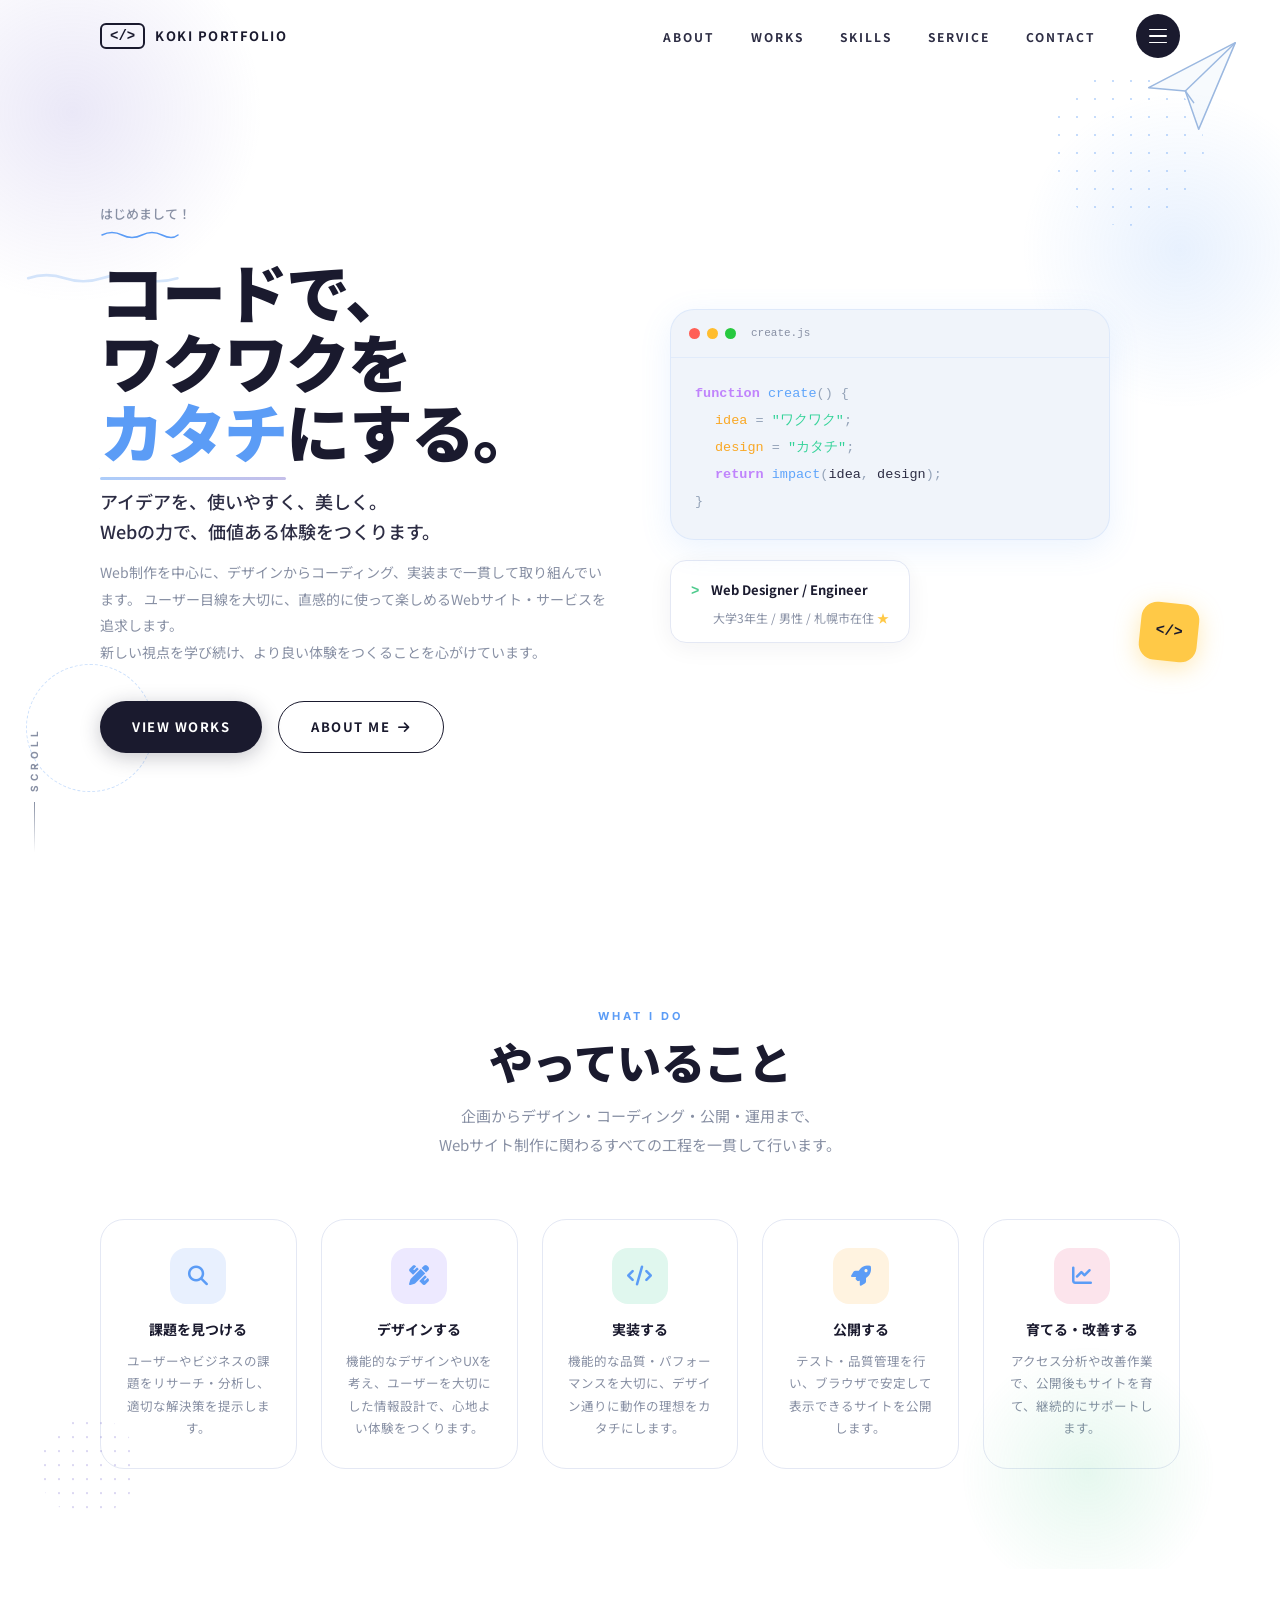
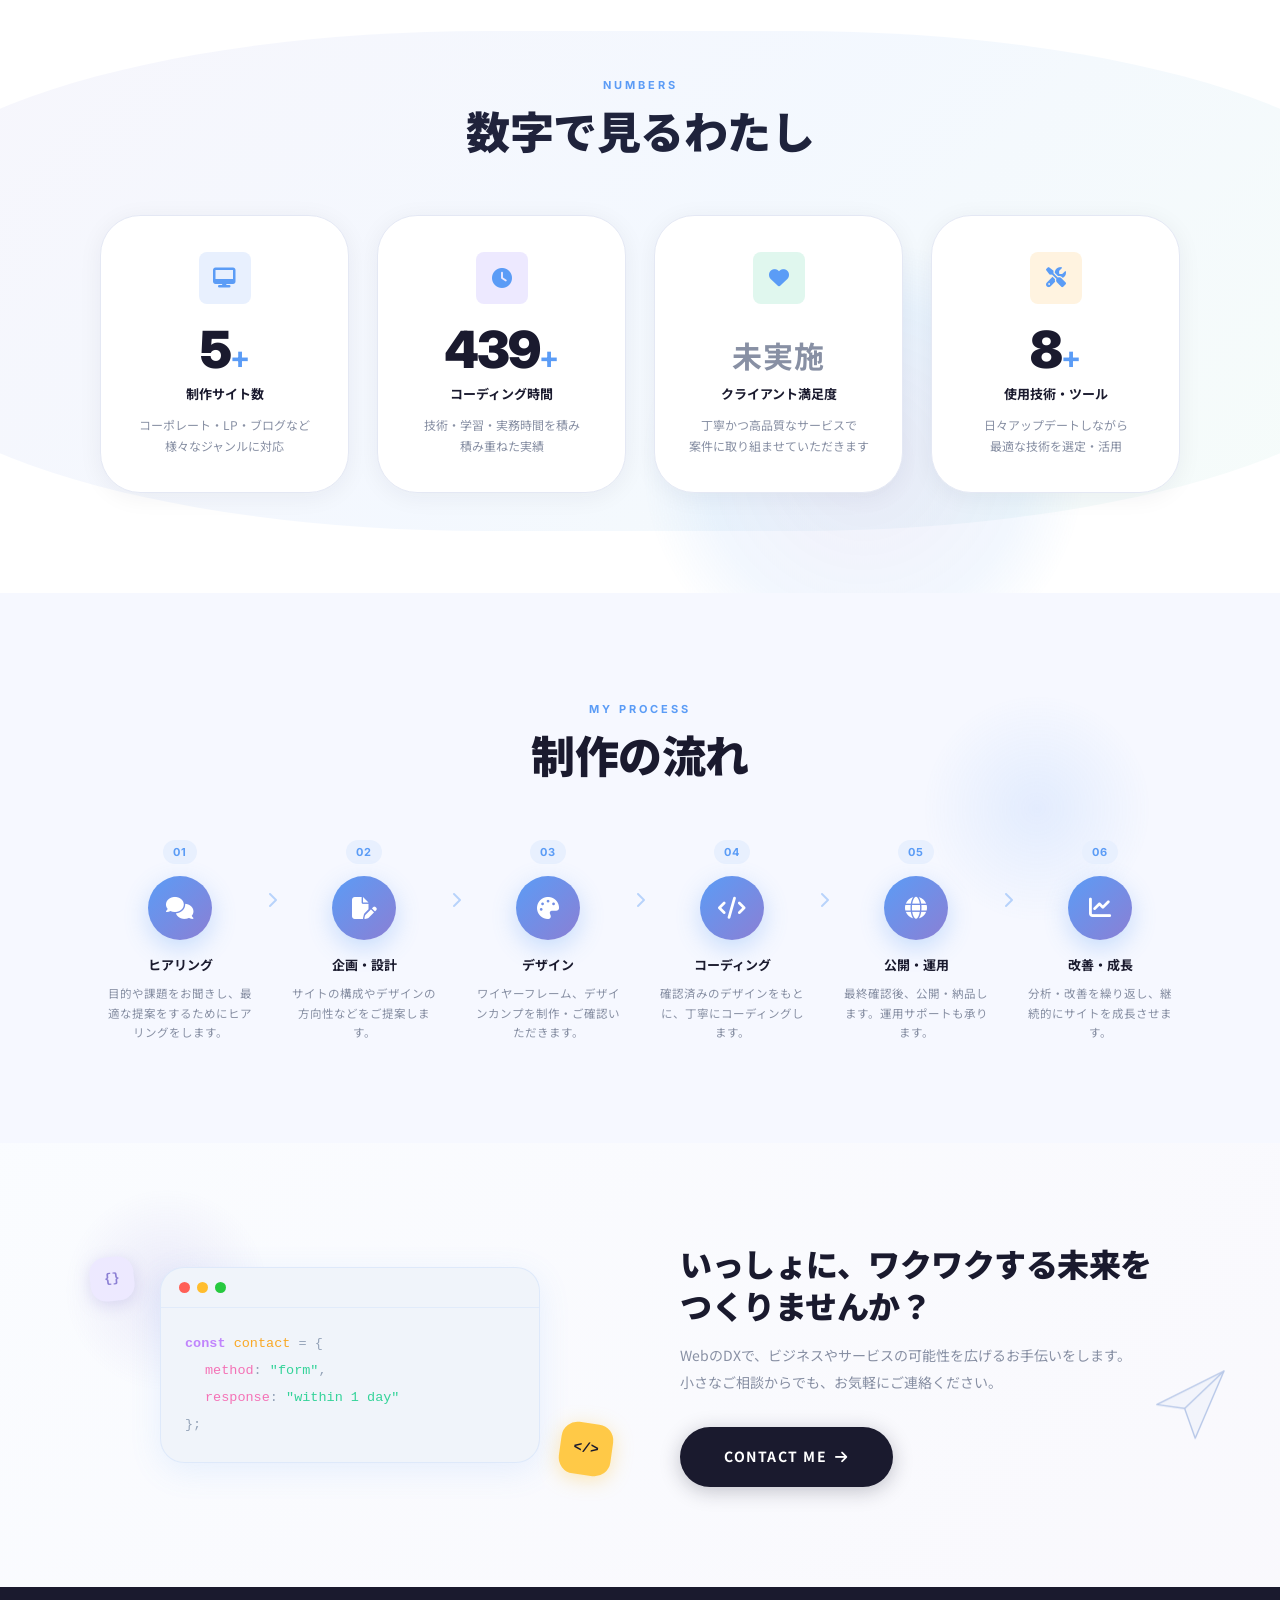
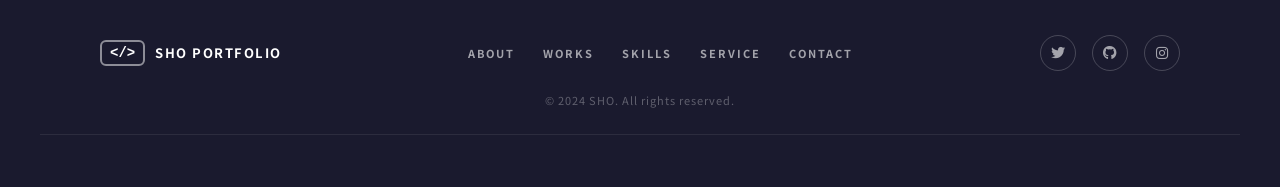
<file: portfoliov3/index.html>
<!DOCTYPE html>
<html lang="ja">
<head>
  <meta charset="UTF-8">
  <meta name="viewport" content="width=device-width, initial-scale=1.0">
  <title>KOKI PORTFOLIO | Web Designer & Engineer</title>
  <meta name="description" content="アイデアをカタチにするWeb Designer & Engineer KOKIのポートフォリオサイト。">
  <link rel="preconnect" href="https://fonts.googleapis.com">
  <link rel="preconnect" href="https://fonts.gstatic.com" crossorigin>
  <link href="https://fonts.googleapis.com/css2?family=Noto+Sans+JP:wght@300;400;500;700;900&family=Inter:wght@300;400;500;600;700;900&display=swap" rel="stylesheet">
  <link rel="stylesheet" href="https://cdnjs.cloudflare.com/ajax/libs/font-awesome/6.5.1/css/all.min.css">
  <link rel="stylesheet" href="css/style.css">
</head>
<body class="page-top">

  <!-- ============================
       HEADER
  ============================= -->
  <header class="header" id="header">
    <div class="container header-inner">
      <a href="index.html" class="logo">
        <span class="logo-bracket">&lt;/&gt;</span>
        <span class="logo-text">KOKI PORTFOLIO</span>
      </a>
      <nav class="gnav" id="gnav">
        <ul class="gnav-list">
          <li><a href="about.html" class="gnav-link">ABOUT</a></li>
          <li><a href="works.html" class="gnav-link">WORKS</a></li>
          <li><a href="skills.html" class="gnav-link">SKILLS</a></li>
          <li><a href="service.html" class="gnav-link">SERVICE</a></li>
          <li><a href="#contact" class="gnav-link">CONTACT</a></li>
        </ul>
      </nav>
      <button class="menu-toggle" id="menuToggle" aria-label="メニューを開く" aria-expanded="false">
        <span class="menu-toggle-icon">
          <span class="bar"></span>
          <span class="bar"></span>
          <span class="bar"></span>
        </span>
      </button>
    </div>
  </header>

  <!-- ============================
       FULLSCREEN MENU
  ============================= -->
  <div class="fullscreen-nav" id="fullscreenNav" aria-hidden="true">
    <div class="fullscreen-nav-bg"></div>
    <div class="fullscreen-nav-inner">
      <nav class="fullscreen-menu-nav">
        <ul>
          <li class="fn-item" style="--i:1"><a href="index.html" class="fn-link"><span class="fn-num">00.</span>TOP</a></li>
          <li class="fn-item" style="--i:2"><a href="about.html" class="fn-link"><span class="fn-num">01.</span>ABOUT</a></li>
          <li class="fn-item" style="--i:3"><a href="works.html" class="fn-link"><span class="fn-num">02.</span>WORKS</a></li>
          <li class="fn-item" style="--i:4"><a href="skills.html" class="fn-link"><span class="fn-num">03.</span>SKILLS</a></li>
          <li class="fn-item" style="--i:5"><a href="service.html" class="fn-link"><span class="fn-num">04.</span>SERVICE</a></li>
          <li class="fn-item" style="--i:6"><a href="#contact" class="fn-link"><span class="fn-num">05.</span>CONTACT</a></li>
        </ul>
      </nav>
      <div class="fullscreen-nav-footer">
        <div class="fn-social">
          <a href="#" class="fn-social-link" aria-label="Twitter"><i class="fab fa-twitter"></i></a>
          <a href="#" class="fn-social-link" aria-label="GitHub"><i class="fab fa-github"></i></a>
          <a href="#" class="fn-social-link" aria-label="Instagram"><i class="fab fa-instagram"></i></a>
        </div>
        <p class="fn-copy">&copy; 2026 KOKI. All rights reserved.</p>
      </div>
    </div>
  </div>

  <main>
    <!-- ============================
         HERO
    ============================= -->
    <section class="hero" id="top">
      <!-- 装飾要素 -->
      <div class="deco deco-blob-purple" data-parallax="-0.08" aria-hidden="true"></div>
      <div class="deco deco-blob-blue"   data-parallax="0.05"  aria-hidden="true"></div>
      <div class="deco deco-dots"        data-parallax="0.07"  aria-hidden="true"></div>
      <div class="deco deco-circle"      data-parallax="-0.04" aria-hidden="true"></div>
      <div class="deco deco-airplane"    data-parallax="-0.1"  aria-hidden="true">
        <svg viewBox="0 0 120 120" fill="none" xmlns="http://www.w3.org/2000/svg">
          <path d="M8 62 L112 8 L68 112 L52 66 Z" stroke="#9bb8e0" stroke-width="1.8" stroke-linejoin="round" fill="rgba(155,184,224,0.08)"/>
          <path d="M52 66 L112 8" stroke="#9bb8e0" stroke-width="1.8"/>
          <path d="M52 66 L62 80" stroke="#9bb8e0" stroke-width="1.8" stroke-linecap="round"/>
        </svg>
      </div>
      <div class="deco deco-squiggle-1" aria-hidden="true">
        <svg viewBox="0 0 150 16" fill="none"><path d="M2 8 Q20 2 38 8 Q56 14 74 8 Q92 2 110 8 Q128 14 148 8" stroke="#b8d4f8" stroke-width="2.5" fill="none" stroke-linecap="round"/></svg>
      </div>

      <!-- スクロールインジケーター（hero 直下に配置） -->
      <div class="scroll-indicator" aria-hidden="true">
        <span class="scroll-text">SCROLL</span>
        <span class="scroll-line"></span>
      </div>

      <div class="container hero-inner">
        <!-- 左：テキストコンテンツ -->
        <div class="hero-content" data-animate="fade-up">
          <p class="hero-greeting">
            はじめまして！
            <svg class="greeting-squiggle" viewBox="0 0 80 10" fill="none"><path d="M2 6 Q12 1 22 6 Q32 11 42 6 Q52 1 62 6 Q72 11 78 6" stroke="#5b9cf6" stroke-width="1.5" fill="none" stroke-linecap="round"/></svg>
          </p>
          <h1 class="hero-heading">
            コードで、<br>
            ワクワクを<br>
            <em class="hero-heading-accent">カタチ</em>にする。
          </h1>
          <p class="hero-sub">
            アイデアを、使いやすく、美しく。<br>
            Webの力で、価値ある体験をつくります。
          </p>
          <p class="hero-desc">
            Web制作を中心に、デザインからコーディング、実装まで一貫して取り組んでいます。
            ユーザー目線を大切に、直感的に使って楽しめるWebサイト・サービスを追求します。<br>
            新しい視点を学び続け、より良い体験をつくることを心がけています。
          </p>
          <div class="hero-actions">
            <a href="works.html" class="btn btn-primary">VIEW WORKS</a>
            <a href="about.html" class="btn btn-ghost">ABOUT ME <i class="fas fa-arrow-right"></i></a>
          </div>
        </div>

        <!-- 右：コードウィンドウ -->
        <div class="hero-visual" data-animate="fade-up" data-delay="200">
          <div class="code-window float-anim">
            <div class="code-win-bar">
              <span class="win-dot dot-red"></span>
              <span class="win-dot dot-yellow"></span>
              <span class="win-dot dot-green"></span>
              <span class="win-filename">create.js</span>
            </div>
            <div class="code-win-body">
              <div class="code-line"><span class="tk-keyword">function</span> <span class="tk-fn">create</span><span class="tk-punc">() {</span></div>
              <div class="code-line code-indent"><span class="tk-var">idea</span> <span class="tk-op">=</span> <span class="tk-string">"ワクワク"</span><span class="tk-punc">;</span></div>
              <div class="code-line code-indent"><span class="tk-var">design</span> <span class="tk-op">=</span> <span class="tk-string">"カタチ"</span><span class="tk-punc">;</span></div>
              <div class="code-line code-indent"><span class="tk-keyword">return</span> <span class="tk-fn">impact</span><span class="tk-punc">(</span>idea<span class="tk-punc">,</span> design<span class="tk-punc">);</span></div>
              <div class="code-line"><span class="tk-punc">}</span></div>
            </div>
          </div>
          <div class="code-badge float-anim-delay" aria-hidden="true">
            <span>&lt;/&gt;</span>
          </div>
          <div class="hero-badge">
            <span class="badge-prompt">&gt;</span>
            <span class="badge-role">Web Designer / Engineer</span>
            <div class="badge-info">大学3年生 / 男性 / 札幌市在住 <span class="badge-star">★</span></div>
          </div>
        </div>
      </div>
    </section>

    <!-- ============================
         WHAT I DO
    ============================= -->
    <section class="what-i-do section">
      <div class="deco deco-blob-green" data-parallax="0.04" aria-hidden="true"></div>
      <div class="deco deco-dots-sm"   data-parallax="0.06" aria-hidden="true"></div>
      <div class="container">
        <div class="section-header" data-animate="fade-up">
          <p class="section-label">What I Do</p>
          <h2 class="section-title">やっていること</h2>
          <p class="section-desc">
            企画からデザイン・コーディング・公開・運用まで、<br>
            Webサイト制作に関わるすべての工程を一貫して行います。
          </p>
        </div>

        <div class="what-grid">
          <div class="what-card" data-animate="fade-up" data-delay="0">
            <div class="what-icon-wrap" style="--icon-clr:#e8f0fe">
              <i class="fas fa-magnifying-glass"></i>
            </div>
            <h3 class="what-title">課題を見つける</h3>
            <p class="what-text">ユーザーやビジネスの課題をリサーチ・分析し、適切な解決策を提示します。</p>
          </div>
          <div class="what-card" data-animate="fade-up" data-delay="80">
            <div class="what-icon-wrap" style="--icon-clr:#ede9ff">
              <i class="fas fa-pen-ruler"></i>
            </div>
            <h3 class="what-title">デザインする</h3>
            <p class="what-text">機能的なデザインやUXを考え、ユーザーを大切にした情報設計で、心地よい体験をつくります。</p>
          </div>
          <div class="what-card" data-animate="fade-up" data-delay="160">
            <div class="what-icon-wrap" style="--icon-clr:#e0f7ee">
              <i class="fas fa-code"></i>
            </div>
            <h3 class="what-title">実装する</h3>
            <p class="what-text">機能的な品質・パフォーマンスを大切に、デザイン通りに動作の理想をカタチにします。</p>
          </div>
          <div class="what-card" data-animate="fade-up" data-delay="240">
            <div class="what-icon-wrap" style="--icon-clr:#fff3e0">
              <i class="fas fa-rocket"></i>
            </div>
            <h3 class="what-title">公開する</h3>
            <p class="what-text">テスト・品質管理を行い、ブラウザで安定して表示できるサイトを公開します。</p>
          </div>
          <div class="what-card" data-animate="fade-up" data-delay="320">
            <div class="what-icon-wrap" style="--icon-clr:#fce4ec">
              <i class="fas fa-chart-line"></i>
            </div>
            <h3 class="what-title">育てる・改善する</h3>
            <p class="what-text">アクセス分析や改善作業で、公開後もサイトを育て、継続的にサポートします。</p>
          </div>
        </div>
      </div>
    </section>

    <!-- ============================
         NUMBERS
    ============================= -->
    <section class="numbers section">
      <div class="deco deco-blob-lavender" data-parallax="-0.03" aria-hidden="true"></div>
      <div class="container">
        <div class="section-header" data-animate="fade-up">
          <p class="section-label">Numbers</p>
          <h2 class="section-title">数字で見るわたし</h2>
        </div>

        <div class="numbers-grid">
          <div class="numbers-card" data-animate="scale-up" data-delay="0">
            <div class="numbers-icon-wrap" style="--icon-clr:#e8f0fe">
              <i class="fas fa-desktop"></i>
            </div>
            <div class="numbers-value">
              <span class="counter" data-target="8">0</span><span class="numbers-unit">+</span>
            </div>
            <div class="numbers-label">制作サイト数</div>
            <p class="numbers-desc">コーポレート・LP・ブログなど<br>様々なジャンルに対応</p>
          </div>
          <div class="numbers-card" data-animate="scale-up" data-delay="100">
            <div class="numbers-icon-wrap" style="--icon-clr:#ede9ff">
              <i class="fas fa-clock"></i>
            </div>
            <div class="numbers-value">
              <span class="counter" data-target="700">0</span><span class="numbers-unit">+</span>
            </div>
            <div class="numbers-label">コーディング時間</div>
            <p class="numbers-desc">技術・学習・実務時間を積み<br>積み重ねた実績</p>
          </div>
          <div class="numbers-card" data-animate="scale-up" data-delay="200">
            <div class="numbers-icon-wrap" style="--icon-clr:#e0f7ee">
              <i class="fas fa-heart"></i>
            </div>
            <div class="numbers-value">
              <span class="numbers-static">未実施</span>
            </div>
            <div class="numbers-label">クライアント満足度</div>
            <p class="numbers-desc">丁寧かつ高品質なサービスで<br>案件に取り組ませていただきます</p>
          </div>
          <div class="numbers-card" data-animate="scale-up" data-delay="300">
            <div class="numbers-icon-wrap" style="--icon-clr:#fff3e0">
              <i class="fas fa-screwdriver-wrench"></i>
            </div>
            <div class="numbers-value">
              <span class="counter" data-target="14">0</span><span class="numbers-unit">+</span>
            </div>
            <div class="numbers-label">使用技術・ツール</div>
            <p class="numbers-desc">日々アップデートしながら<br>最適な技術を選定・活用</p>
          </div>
        </div>
      </div>
    </section>

    <!-- ============================
         PROCESS
    ============================= -->
    <section class="process section">
      <div class="deco deco-blob-blue-sm" data-parallax="0.05" aria-hidden="true"></div>
      <div class="container">
        <div class="section-header" data-animate="fade-up">
          <p class="section-label">My Process</p>
          <h2 class="section-title">制作の流れ</h2>
        </div>

        <div class="process-track">
          <div class="process-step" data-animate="fade-up" data-delay="0">
            <div class="step-num">01</div>
            <div class="step-icon-wrap">
              <i class="fas fa-comments"></i>
            </div>
            <div class="step-name">ヒアリング</div>
            <p class="step-desc">目的や課題をお聞きし、最適な提案をするためにヒアリングをします。</p>
          </div>
          <div class="process-arrow" aria-hidden="true"><i class="fas fa-chevron-right"></i></div>
          <div class="process-step" data-animate="fade-up" data-delay="80">
            <div class="step-num">02</div>
            <div class="step-icon-wrap">
              <i class="fas fa-file-pen"></i>
            </div>
            <div class="step-name">企画・設計</div>
            <p class="step-desc">サイトの構成やデザインの方向性などをご提案します。</p>
          </div>
          <div class="process-arrow" aria-hidden="true"><i class="fas fa-chevron-right"></i></div>
          <div class="process-step" data-animate="fade-up" data-delay="160">
            <div class="step-num">03</div>
            <div class="step-icon-wrap">
              <i class="fas fa-palette"></i>
            </div>
            <div class="step-name">デザイン</div>
            <p class="step-desc">ワイヤーフレーム、デザインカンプを制作・ご確認いただきます。</p>
          </div>
          <div class="process-arrow" aria-hidden="true"><i class="fas fa-chevron-right"></i></div>
          <div class="process-step" data-animate="fade-up" data-delay="240">
            <div class="step-num">04</div>
            <div class="step-icon-wrap">
              <i class="fas fa-code"></i>
            </div>
            <div class="step-name">コーディング</div>
            <p class="step-desc">確認済みのデザインをもとに、丁寧にコーディングします。</p>
          </div>
          <div class="process-arrow" aria-hidden="true"><i class="fas fa-chevron-right"></i></div>
          <div class="process-step" data-animate="fade-up" data-delay="320">
            <div class="step-num">05</div>
            <div class="step-icon-wrap">
              <i class="fas fa-globe"></i>
            </div>
            <div class="step-name">公開・運用</div>
            <p class="step-desc">最終確認後、公開・納品します。運用サポートも承ります。</p>
          </div>
          <div class="process-arrow" aria-hidden="true"><i class="fas fa-chevron-right"></i></div>
          <div class="process-step" data-animate="fade-up" data-delay="400">
            <div class="step-num">06</div>
            <div class="step-icon-wrap">
              <i class="fas fa-chart-line"></i>
            </div>
            <div class="step-name">改善・成長</div>
            <p class="step-desc">分析・改善を繰り返し、継続的にサイトを成長させます。</p>
          </div>
        </div>
      </div>
    </section>

    <!-- ============================
         CTA
    ============================= -->
    <section class="cta-section section" id="contact">
      <div class="deco deco-blob-purple-sm" data-parallax="-0.06" aria-hidden="true"></div>
      <div class="deco deco-airplane-2"     data-parallax="0.08"  aria-hidden="true">
        <svg viewBox="0 0 80 80" fill="none"><path d="M5 40 L75 5 L45 75 L34 44 Z" stroke="#b8c8e8" stroke-width="1.5" stroke-linejoin="round" fill="rgba(184,200,232,0.1)"/><path d="M34 44 L75 5" stroke="#b8c8e8" stroke-width="1.5"/></svg>
      </div>
      <div class="container cta-inner">
        <div class="cta-visual" data-animate="fade-up">
          <div class="cta-code-window float-anim">
            <div class="code-win-bar">
              <span class="win-dot dot-red"></span>
              <span class="win-dot dot-yellow"></span>
              <span class="win-dot dot-green"></span>
            </div>
            <div class="code-win-body">
              <div class="code-line"><span class="tk-keyword">const</span> <span class="tk-var">contact</span> <span class="tk-op">=</span> <span class="tk-punc">{</span></div>
              <div class="code-line code-indent"><span class="tk-key">method</span><span class="tk-punc">:</span> <span class="tk-string">"form"</span><span class="tk-punc">,</span></div>
              <div class="code-line code-indent"><span class="tk-key">response</span><span class="tk-punc">:</span> <span class="tk-string">"within 1 day"</span></div>
              <div class="code-line"><span class="tk-punc">};</span></div>
            </div>
          </div>
          <div class="cta-badge-1 float-anim-delay" aria-hidden="true"><span>&lt;/&gt;</span></div>
          <div class="cta-badge-2 float-anim" aria-hidden="true" style="animation-delay:1.2s"><span>{}</span></div>
        </div>

        <div class="cta-content" data-animate="fade-up" data-delay="150">
          <h2 class="cta-title">
            いっしょに、ワクワクする未来を<br>つくりませんか？
          </h2>
          <p class="cta-desc">
            WebのDXで、ビジネスやサービスの可能性を広げるお手伝いをします。<br>
            小さなご相談からでも、お気軽にご連絡ください。
          </p>
          <a href="mailto:contact@example.com" class="btn btn-primary btn-lg">
            CONTACT ME <i class="fas fa-arrow-right"></i>
          </a>
        </div>
      </div>
    </section>
  </main>

  <!-- ============================
       FOOTER
  ============================= -->
  <footer class="footer">
    <div class="container footer-inner">
      <a href="index.html" class="logo">
        <span class="logo-bracket">&lt;/&gt;</span>
        <span class="logo-text">SHO PORTFOLIO</span>
      </a>
      <nav class="footer-nav" aria-label="フッターナビゲーション">
        <a href="about.html">ABOUT</a>
        <a href="works.html">WORKS</a>
        <a href="skills.html">SKILLS</a>
        <a href="service.html">SERVICE</a>
        <a href="#contact">CONTACT</a>
      </nav>
      <div class="footer-social">
        <a href="#" aria-label="Twitter"><i class="fab fa-twitter"></i></a>
        <a href="#" aria-label="GitHub"><i class="fab fa-github"></i></a>
        <a href="#" aria-label="Instagram"><i class="fab fa-instagram"></i></a>
      </div>
      <p class="footer-copy">&copy; 2024 SHO. All rights reserved.</p>
    </div>
  </footer>

  <script src="js/main.js"></script>
</body>
</html>
</file>
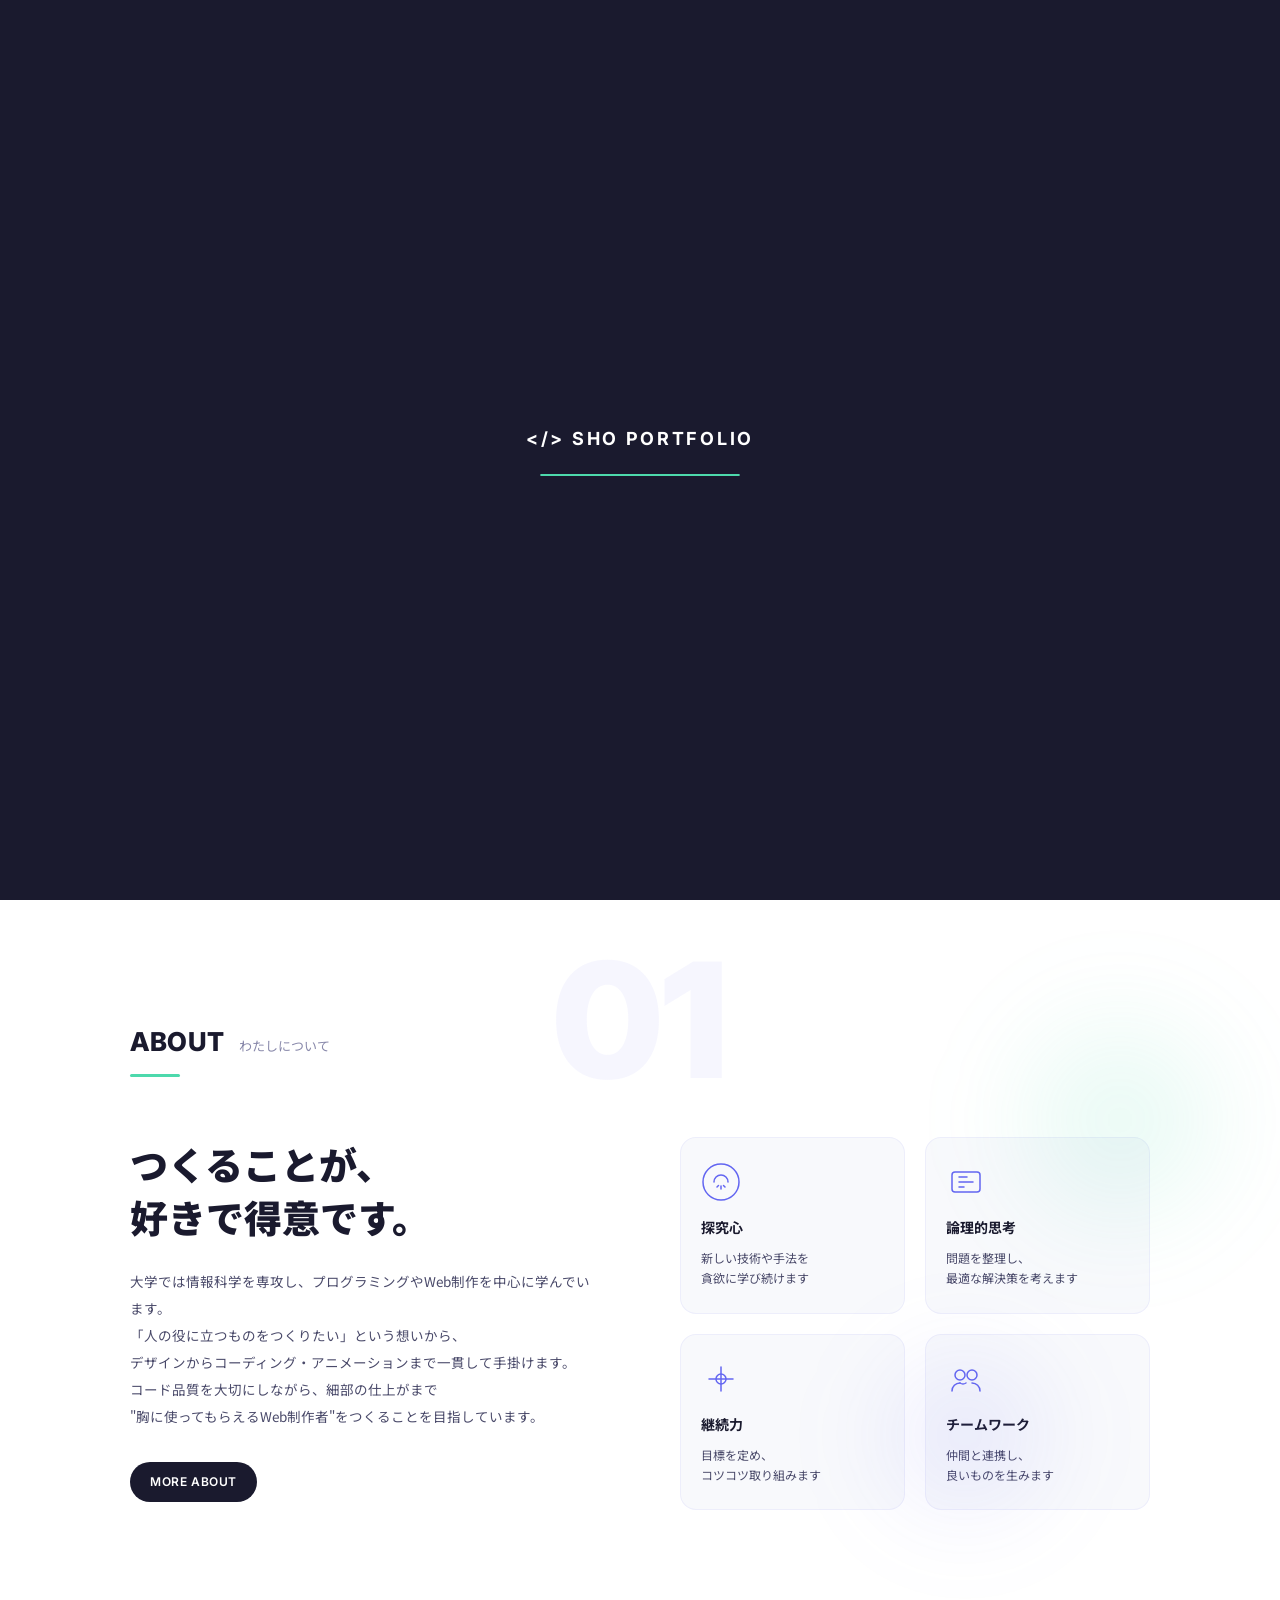
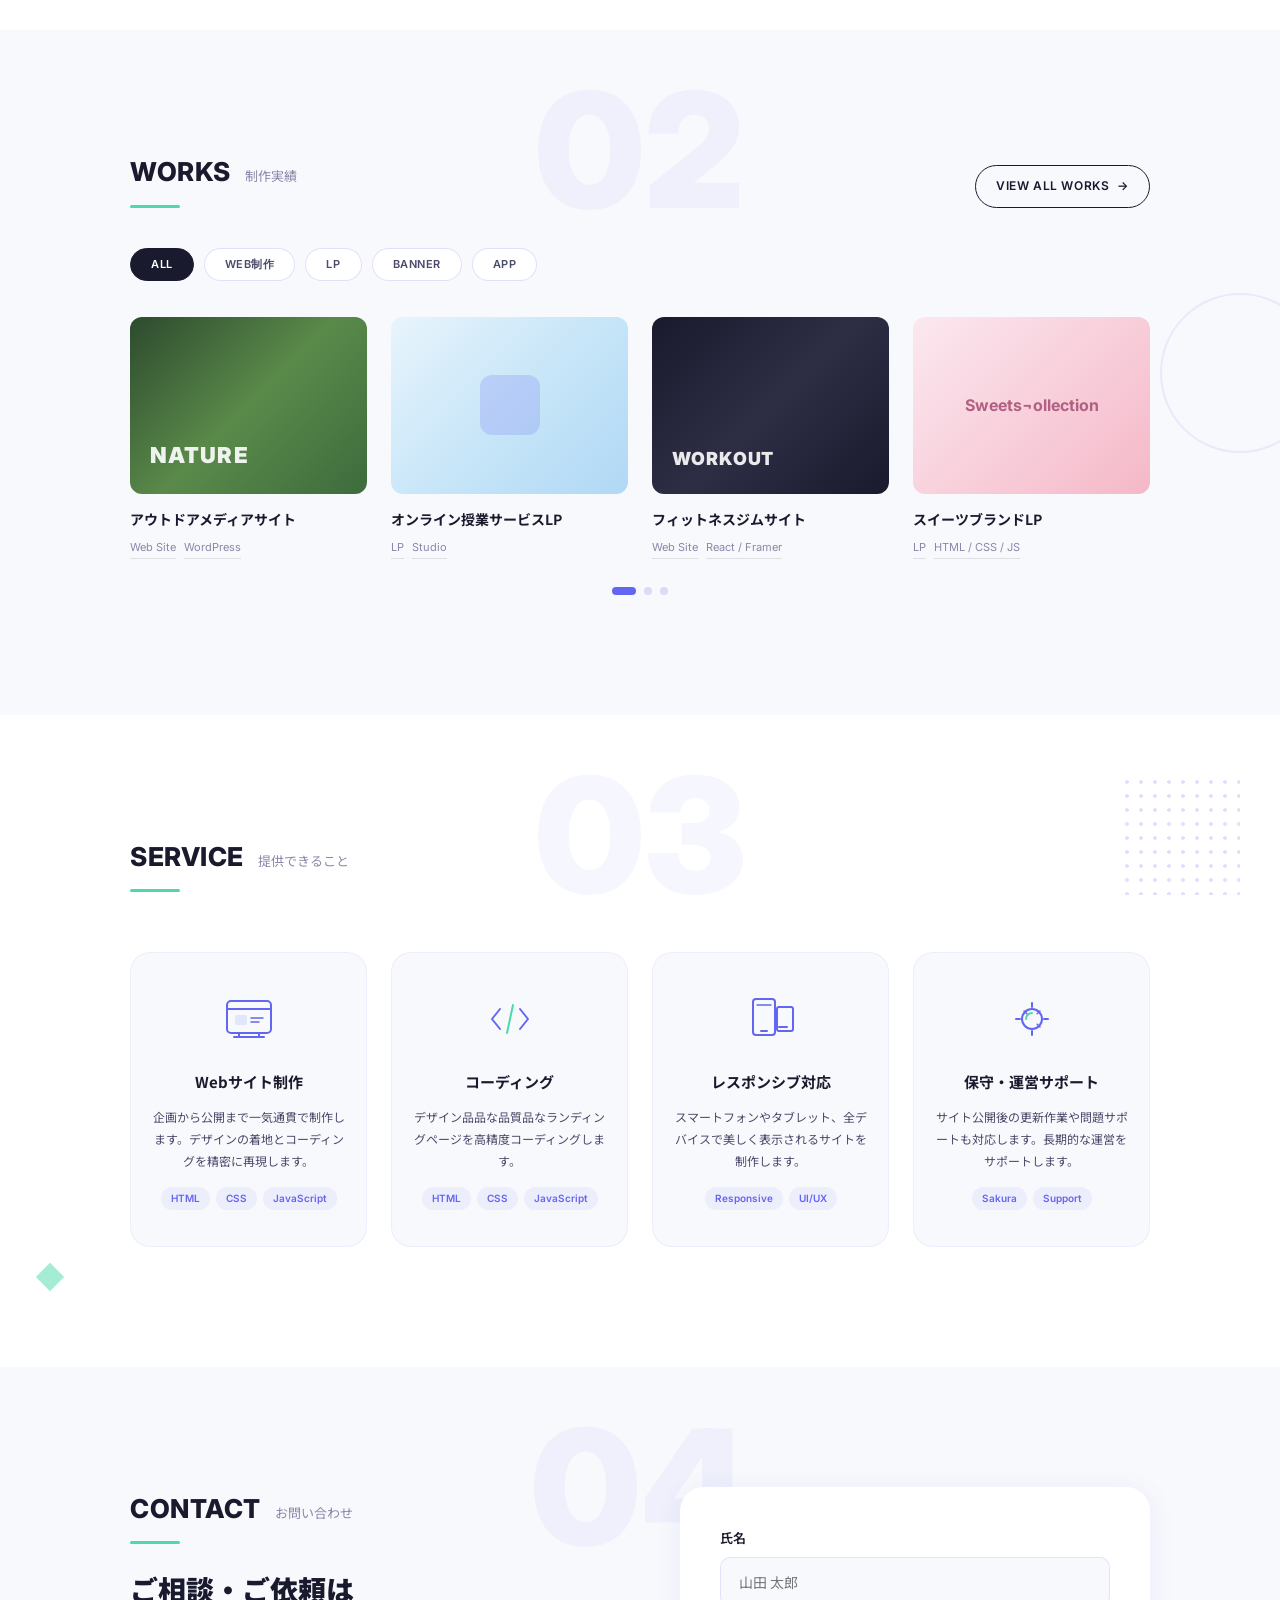
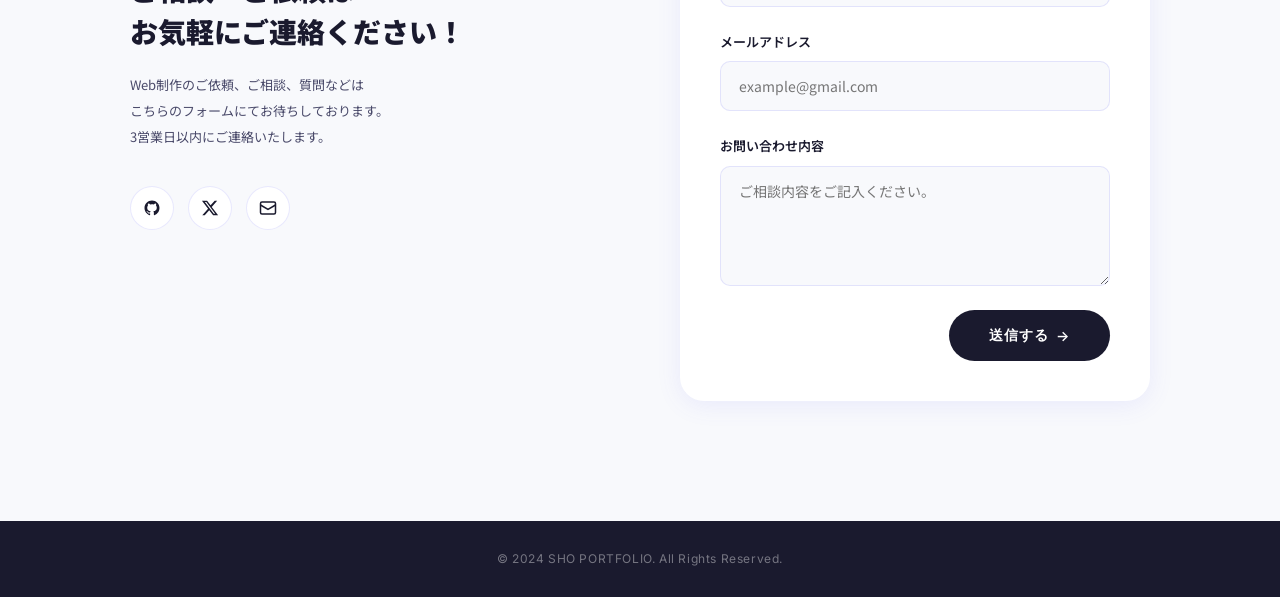
<file: portforio v3/index.html>
<!DOCTYPE html>
<html lang="ja">
<head>
  <meta charset="UTF-8" />
  <meta name="viewport" content="width=device-width, initial-scale=1.0" />
  <title>SHO PORTFOLIO</title>
  <link rel="stylesheet" href="css/style.css" />
  <link rel="stylesheet" href="css/animations.css" />
  <link rel="preconnect" href="https://fonts.googleapis.com" />
  <link rel="preconnect" href="https://fonts.gstatic.com" crossorigin />
  <link href="https://fonts.googleapis.com/css2?family=Noto+Sans+JP:wght@400;500;700;900&family=Inter:wght@400;500;600;700;800&display=swap" rel="stylesheet" />
</head>
<body>

  <!-- ========== HEADER ========== -->
  <header class="header" id="header">
    <div class="header__inner">
      <a href="#" class="header__logo">
        <span class="logo-bracket">&lt;/&gt;</span>
        <span class="logo-text">SHO PORTFOLIO</span>
      </a>
      <nav class="header__nav" id="headerNav">
        <ul class="nav-list">
          <li><a href="#about" class="nav-link">ABOUT</a></li>
          <li><a href="#works" class="nav-link">WORKS</a></li>
          <li><a href="#service" class="nav-link">SERVICE</a></li>
          <li><a href="#contact" class="nav-link">CONTACT</a></li>
        </ul>
      </nav>
      <button class="header__menu-btn" id="menuBtn" aria-label="メニュー">
        <span></span>
        <span></span>
        <span></span>
      </button>
    </div>
  </header>

  <!-- ========== HERO ========== -->
  <section class="hero" id="hero">
    <div class="hero__bg-dots"></div>
    <div class="hero__inner">
      <div class="hero__content">
        <p class="hero__scroll-text">SCROLL</p>
        <h1 class="hero__title js-fade-up">
          コードで、<br />
          ワクワクを<span class="hero__title-accent">カタチ</span>にする。
        </h1>
        <p class="hero__desc js-fade-up" data-delay="100">
          ユーザーの心を動かすWebサイトをつくるために、<br />
          デザインし、コーディングし、追験しません。<br />
          つくることが好きだ、だから、もっとよくできるを繰り返す、<br />
          そんなWeb制作者を目指しています。
        </p>
        <div class="hero__btns js-fade-up" data-delay="200">
          <a href="#works" class="btn btn--primary">VIEW WORKS</a>
          <a href="#about" class="btn btn--outline">ABOUT ME <span class="btn__arrow">→</span></a>
        </div>
      </div>

      <div class="hero__visual js-fade-right">
        <!-- Decorative shapes -->
        <div class="hero__blob hero__blob--1"></div>
        <div class="hero__blob hero__blob--2"></div>
        <!-- Paper plane -->
        <div class="hero__plane">
          <svg viewBox="0 0 60 60" fill="none" xmlns="http://www.w3.org/2000/svg">
            <path d="M54 6L27 33M54 6L36 54L27 33M54 6L6 22L27 33" stroke="#6366f1" stroke-width="2.5" stroke-linecap="round" stroke-linejoin="round"/>
          </svg>
        </div>
        <!-- Code editor mockup -->
        <div class="code-editor">
          <div class="code-editor__bar">
            <span class="dot dot--red"></span>
            <span class="dot dot--yellow"></span>
            <span class="dot dot--green"></span>
          </div>
          <div class="code-editor__body">
            <div class="code-line"><span class="code-kw">function</span> <span class="code-fn">create</span><span class="code-p">()</span> <span class="code-p">{</span></div>
            <div class="code-line code-indent">idea = <span class="code-str">"ワクワク"</span>;</div>
            <div class="code-line code-indent">design = <span class="code-acc">"カタチ"</span>;</div>
            <div class="code-line code-indent"></div>
            <div class="code-line code-indent"><span class="code-kw">return</span> <span class="code-fn">impact</span><span class="code-p">(</span>idea, design<span class="code-p">)</span>;</div>
            <div class="code-line"><span class="code-p">}</span></div>
            <div class="code-cursor"></div>
          </div>
        </div>
        <!-- Bracket badge -->
        <div class="hero__badge hero__badge--curly">{ }</div>
        <div class="hero__badge hero__badge--angle">&lt;/&gt;</div>
        <!-- Dots decoration -->
        <div class="hero__dot-grid"></div>
      </div>
    </div>
  </section>

  <!-- ========== ABOUT ========== -->
  <section class="about section" id="about">
    <div class="section__number">01</div>
    <div class="about__inner inner">
      <div class="about__head js-fade-up">
        <p class="section__label">ABOUT <span class="section__label-ja">わたしについて</span></p>
        <div class="section__title-line"></div>
      </div>

      <div class="about__body">
        <div class="about__left js-fade-up">
          <h2 class="about__title">
            つくることが、<br />好きで得意です。
          </h2>
          <p class="about__text">
            大学では情報科学を専攻し、プログラミングやWeb制作を中心に学んでいます。<br />
            「人の役に立つものをつくりたい」という想いから、<br />
            デザインからコーディング・アニメーションまで一貫して手掛けます。<br />
            コード品質を大切にしながら、細部の仕上がまで<br />
            "胸に使ってもらえるWeb制作者"をつくることを目指しています。
          </p>
          <a href="#" class="btn btn--dark btn--sm">MORE ABOUT</a>
        </div>

        <div class="about__right js-fade-left">
          <div class="about__cards">
            <div class="about__card js-stagger">
              <div class="about__card-icon">
                <svg viewBox="0 0 40 40" fill="none"><circle cx="20" cy="20" r="18" stroke="#6366f1" stroke-width="1.5"/><path d="M13 20c0-3.866 3.134-7 7-7s7 3.134 7 7" stroke="#6366f1" stroke-width="1.5" stroke-linecap="round"/><path d="M20 27v-3M16 25l1.5-1.5M24 25l-1.5-1.5" stroke="#6366f1" stroke-width="1.5" stroke-linecap="round"/></svg>
              </div>
              <h3 class="about__card-title">探究心</h3>
              <p class="about__card-text">新しい技術や手法を<br />貪欲に学び続けます</p>
            </div>
            <div class="about__card js-stagger">
              <div class="about__card-icon">
                <svg viewBox="0 0 40 40" fill="none"><rect x="6" y="10" width="28" height="20" rx="3" stroke="#6366f1" stroke-width="1.5"/><path d="M13 20h14M13 15h8M13 25h5" stroke="#6366f1" stroke-width="1.5" stroke-linecap="round"/></svg>
              </div>
              <h3 class="about__card-title">論理的思考</h3>
              <p class="about__card-text">問題を整理し、<br />最適な解決策を考えます</p>
            </div>
            <div class="about__card js-stagger">
              <div class="about__card-icon">
                <svg viewBox="0 0 40 40" fill="none"><path d="M20 8v24M8 20h24" stroke="#6366f1" stroke-width="1.5" stroke-linecap="round"/><circle cx="20" cy="20" r="5" stroke="#6366f1" stroke-width="1.5"/></svg>
              </div>
              <h3 class="about__card-title">継続力</h3>
              <p class="about__card-text">目標を定め、<br />コツコツ取り組みます</p>
            </div>
            <div class="about__card js-stagger">
              <div class="about__card-icon">
                <svg viewBox="0 0 40 40" fill="none"><circle cx="14" cy="16" r="5" stroke="#6366f1" stroke-width="1.5"/><circle cx="26" cy="16" r="5" stroke="#6366f1" stroke-width="1.5"/><path d="M6 32c0-4.418 3.582-8 8-8M26 24c4.418 0 8 3.582 8 8" stroke="#6366f1" stroke-width="1.5" stroke-linecap="round"/><path d="M14 24c0 0 3 2 6 0" stroke="#6366f1" stroke-width="1.5" stroke-linecap="round"/></svg>
              </div>
              <h3 class="about__card-title">チームワーク</h3>
              <p class="about__card-text">仲間と連携し、<br />良いものを生みます</p>
            </div>
          </div>
        </div>
      </div>

      <!-- Decorative blobs -->
      <div class="about__blob about__blob--green"></div>
      <div class="about__blob about__blob--purple"></div>
    </div>
  </section>

  <!-- ========== WORKS ========== -->
  <section class="works section" id="works">
    <div class="section__number">02</div>
    <div class="works__inner inner">
      <div class="works__head js-fade-up">
        <div class="works__head-left">
          <p class="section__label">WORKS <span class="section__label-ja">制作実績</span></p>
          <div class="section__title-line"></div>
        </div>
        <a href="#" class="btn btn--outline btn--sm works__all-btn">VIEW ALL WORKS <span class="btn__arrow">→</span></a>
      </div>

      <div class="works__filter js-fade-up" data-delay="100">
        <button class="filter-btn filter-btn--active" data-filter="all">ALL</button>
        <button class="filter-btn" data-filter="web">WEB制作</button>
        <button class="filter-btn" data-filter="lp">LP</button>
        <button class="filter-btn" data-filter="banner">BANNER</button>
        <button class="filter-btn" data-filter="app">APP</button>
      </div>

      <div class="works__slider js-fade-up" data-delay="200" id="worksSlider">
        <div class="works__track" id="worksTrack">
          <div class="work-card" data-category="web">
            <div class="work-card__img work-card__img--nature">
              <div class="work-card__overlay">
                <span>→</span>
              </div>
            </div>
            <h3 class="work-card__title">アウトドアメディアサイト</h3>
            <p class="work-card__tags"><span>Web Site</span> <span>WordPress</span></p>
          </div>
          <div class="work-card" data-category="lp">
            <div class="work-card__img work-card__img--online">
              <div class="work-card__overlay">
                <span>→</span>
              </div>
            </div>
            <h3 class="work-card__title">オンライン授業サービスLP</h3>
            <p class="work-card__tags"><span>LP</span> <span>Studio</span></p>
          </div>
          <div class="work-card" data-category="web">
            <div class="work-card__img work-card__img--workout">
              <div class="work-card__overlay">
                <span>→</span>
              </div>
            </div>
            <h3 class="work-card__title">フィットネスジムサイト</h3>
            <p class="work-card__tags"><span>Web Site</span> <span>React / Framer</span></p>
          </div>
          <div class="work-card" data-category="lp">
            <div class="work-card__img work-card__img--sweets">
              <div class="work-card__overlay">
                <span>→</span>
              </div>
            </div>
            <h3 class="work-card__title">スイーツブランドLP</h3>
            <p class="work-card__tags"><span>LP</span> <span>HTML / CSS / JS</span></p>
          </div>
          <div class="work-card" data-category="app">
            <div class="work-card__img work-card__img--app">
              <div class="work-card__overlay">
                <span>→</span>
              </div>
            </div>
            <h3 class="work-card__title">タスク管理アプリ</h3>
            <p class="work-card__tags"><span>APP</span> <span>React / Node.js</span></p>
          </div>
        </div>
        <div class="works__dots" id="worksDots">
          <button class="works__dot works__dot--active" data-index="0"></button>
          <button class="works__dot" data-index="1"></button>
          <button class="works__dot" data-index="2"></button>
        </div>
      </div>
    </div>
    <div class="works__deco works__deco--circle"></div>
  </section>

  <!-- ========== SERVICE ========== -->
  <section class="service section" id="service">
    <div class="section__number">03</div>
    <div class="service__inner inner">
      <div class="service__head js-fade-up">
        <p class="section__label">SERVICE <span class="section__label-ja">提供できること</span></p>
        <div class="section__title-line"></div>
      </div>

      <div class="service__grid">
        <div class="service__card js-stagger">
          <div class="service__icon">
            <svg viewBox="0 0 60 60" fill="none" xmlns="http://www.w3.org/2000/svg">
              <rect x="8" y="12" width="44" height="32" rx="4" stroke="#6366f1" stroke-width="2"/>
              <path d="M8 20h44" stroke="#6366f1" stroke-width="2"/>
              <path d="M20 44v4M40 44v4M15 48h30" stroke="#6366f1" stroke-width="2" stroke-linecap="round"/>
              <rect x="16" y="26" width="12" height="10" rx="2" fill="#e0e7ff"/>
              <path d="M32 29h12M32 33h8" stroke="#6366f1" stroke-width="1.5" stroke-linecap="round"/>
            </svg>
          </div>
          <h3 class="service__card-title">Webサイト制作</h3>
          <p class="service__card-text">企画から公開まで一気通貫で制作します。デザインの着地とコーディングを精密に再現します。</p>
          <div class="service__tags"><span>HTML</span><span>CSS</span><span>JavaScript</span></div>
        </div>

        <div class="service__card js-stagger">
          <div class="service__icon">
            <svg viewBox="0 0 60 60" fill="none" xmlns="http://www.w3.org/2000/svg">
              <path d="M20 20l-8 10 8 10M40 20l8 10-8 10" stroke="#6366f1" stroke-width="2" stroke-linecap="round" stroke-linejoin="round"/>
              <path d="M33 16l-6 28" stroke="#4dd9ac" stroke-width="2" stroke-linecap="round"/>
            </svg>
          </div>
          <h3 class="service__card-title">コーディング</h3>
          <p class="service__card-text">デザイン品品な品質品なランディングページを高精度コーディングします。</p>
          <div class="service__tags"><span>HTML</span><span>CSS</span><span>JavaScript</span></div>
        </div>

        <div class="service__card js-stagger">
          <div class="service__icon">
            <svg viewBox="0 0 60 60" fill="none" xmlns="http://www.w3.org/2000/svg">
              <rect x="12" y="10" width="22" height="36" rx="3" stroke="#6366f1" stroke-width="2"/>
              <rect x="36" y="18" width="16" height="24" rx="2" stroke="#6366f1" stroke-width="2"/>
              <path d="M20 42h6M38 38h8" stroke="#6366f1" stroke-width="2" stroke-linecap="round"/>
              <path d="M16 16h14" stroke="#6366f1" stroke-width="1.5" stroke-linecap="round"/>
            </svg>
          </div>
          <h3 class="service__card-title">レスポンシブ対応</h3>
          <p class="service__card-text">スマートフォンやタブレット、全デバイスで美しく表示されるサイトを制作します。</p>
          <div class="service__tags"><span>Responsive</span><span>UI/UX</span></div>
        </div>

        <div class="service__card js-stagger">
          <div class="service__icon">
            <svg viewBox="0 0 60 60" fill="none" xmlns="http://www.w3.org/2000/svg">
              <path d="M30 14v4M30 42v4M14 30h4M42 30h4" stroke="#6366f1" stroke-width="2" stroke-linecap="round"/>
              <circle cx="30" cy="30" r="10" stroke="#6366f1" stroke-width="2"/>
              <path d="M24 30c0-3.314 2.686-6 6-6" stroke="#4dd9ac" stroke-width="2" stroke-linecap="round"/>
              <path d="M22 22l2.828 2.828M35.172 35.172L38 38M38 22l-2.828 2.828" stroke="#6366f1" stroke-width="1.5" stroke-linecap="round"/>
            </svg>
          </div>
          <h3 class="service__card-title">保守・運営サポート</h3>
          <p class="service__card-text">サイト公開後の更新作業や問題サポートも対応します。長期的な運営をサポートします。</p>
          <div class="service__tags"><span>Sakura</span><span>Support</span></div>
        </div>
      </div>
    </div>

    <!-- Decorative dots -->
    <div class="service__deco service__deco--dots"></div>
    <div class="service__deco service__deco--diamond"></div>
  </section>

  <!-- ========== CONTACT ========== -->
  <section class="contact section" id="contact">
    <div class="section__number">04</div>
    <div class="contact__inner inner">
      <div class="contact__left js-fade-up">
        <p class="section__label">CONTACT <span class="section__label-ja">お問い合わせ</span></p>
        <div class="section__title-line"></div>
        <h2 class="contact__title">
          ご相談・ご依頼は<br />お気軽にご連絡ください！
        </h2>
        <p class="contact__text">
          Web制作のご依頼、ご相談、質問などは<br />
          こちらのフォームにてお待ちしております。<br />
          3営業日以内にご連絡いたします。
        </p>
        <div class="contact__socials">
          <a href="#" class="social-link" aria-label="GitHub">
            <svg viewBox="0 0 24 24" fill="currentColor"><path d="M12 2C6.477 2 2 6.484 2 12.017c0 4.425 2.865 8.18 6.839 9.504.5.092.682-.217.682-.483 0-.237-.008-.868-.013-1.703-2.782.605-3.369-1.343-3.369-1.343-.454-1.158-1.11-1.466-1.11-1.466-.908-.62.069-.608.069-.608 1.003.07 1.531 1.032 1.531 1.032.892 1.53 2.341 1.088 2.91.832.092-.647.35-1.088.636-1.338-2.22-.253-4.555-1.113-4.555-4.951 0-1.093.39-1.988 1.029-2.688-.103-.253-.446-1.272.098-2.65 0 0 .84-.27 2.75 1.026A9.564 9.564 0 0112 6.844c.85.004 1.705.115 2.504.337 1.909-1.296 2.747-1.027 2.747-1.027.546 1.379.202 2.398.1 2.651.64.7 1.028 1.595 1.028 2.688 0 3.848-2.339 4.695-4.566 4.943.359.309.678.92.678 1.855 0 1.338-.012 2.419-.012 2.747 0 .268.18.58.688.482A10.019 10.019 0 0022 12.017C22 6.484 17.522 2 12 2z"/></svg>
          </a>
          <a href="#" class="social-link" aria-label="X (Twitter)">
            <svg viewBox="0 0 24 24" fill="currentColor"><path d="M18.244 2.25h3.308l-7.227 8.26 8.502 11.24H16.17l-5.214-6.817L4.99 21.75H1.68l7.73-8.835L1.254 2.25H8.08l4.713 6.231zm-1.161 17.52h1.833L7.084 4.126H5.117z"/></svg>
          </a>
          <a href="mailto:example@gmail.com" class="social-link" aria-label="メール">
            <svg viewBox="0 0 24 24" fill="none" stroke="currentColor" stroke-width="2"><rect x="2" y="4" width="20" height="16" rx="2"/><path d="M2 8l10 6 10-6"/></svg>
          </a>
        </div>
      </div>

      <div class="contact__right js-fade-left">
        <form class="contact-form" id="contactForm">
          <div class="form-group">
            <label class="form-label" for="name">氏名</label>
            <input type="text" id="name" name="name" class="form-input" placeholder="山田 太郎" required />
          </div>
          <div class="form-group">
            <label class="form-label" for="email">メールアドレス</label>
            <input type="email" id="email" name="email" class="form-input" placeholder="example@gmail.com" required />
          </div>
          <div class="form-group">
            <label class="form-label" for="message">お問い合わせ内容</label>
            <textarea id="message" name="message" class="form-textarea" placeholder="ご相談内容をご記入ください。" required></textarea>
          </div>
          <button type="submit" class="btn btn--submit">
            送信する <span class="btn__arrow">→</span>
          </button>
        </form>
      </div>
    </div>
  </section>

  <!-- ========== FOOTER ========== -->
  <footer class="footer">
    <p class="footer__copy">© 2024 SHO PORTFOLIO. All Rights Reserved.</p>
  </footer>

  <!-- Back to Top -->
  <button class="back-to-top" id="backToTop" aria-label="ページトップへ">
    <svg viewBox="0 0 24 24" fill="none" stroke="currentColor" stroke-width="2"><path d="M18 15l-6-6-6 6"/></svg>
  </button>

  <!-- Mobile Nav Overlay -->
  <div class="mobile-nav" id="mobileNav">
    <ul class="mobile-nav__list">
      <li><a href="#about" class="mobile-nav__link">ABOUT</a></li>
      <li><a href="#works" class="mobile-nav__link">WORKS</a></li>
      <li><a href="#service" class="mobile-nav__link">SERVICE</a></li>
      <li><a href="#contact" class="mobile-nav__link">CONTACT</a></li>
    </ul>
  </div>

  <script src="js/main.js"></script>
</body>
</html>
</file>
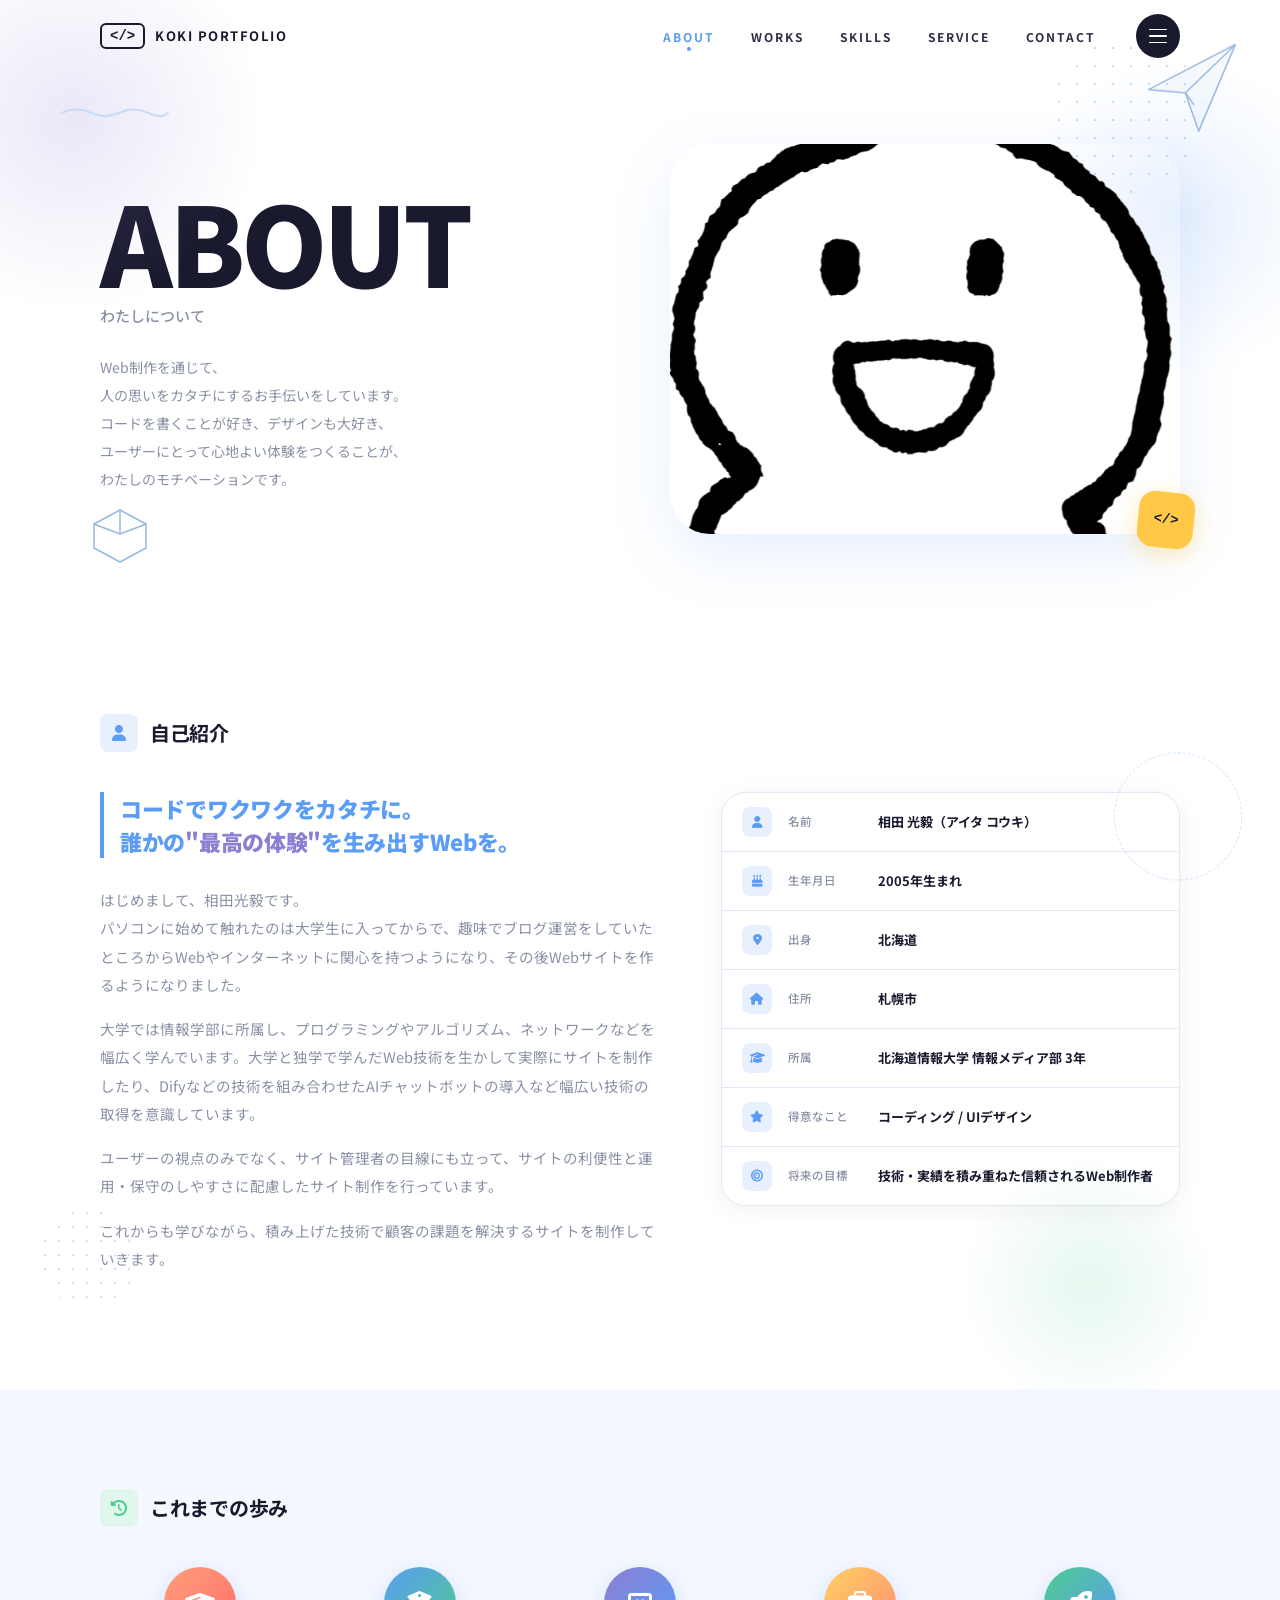
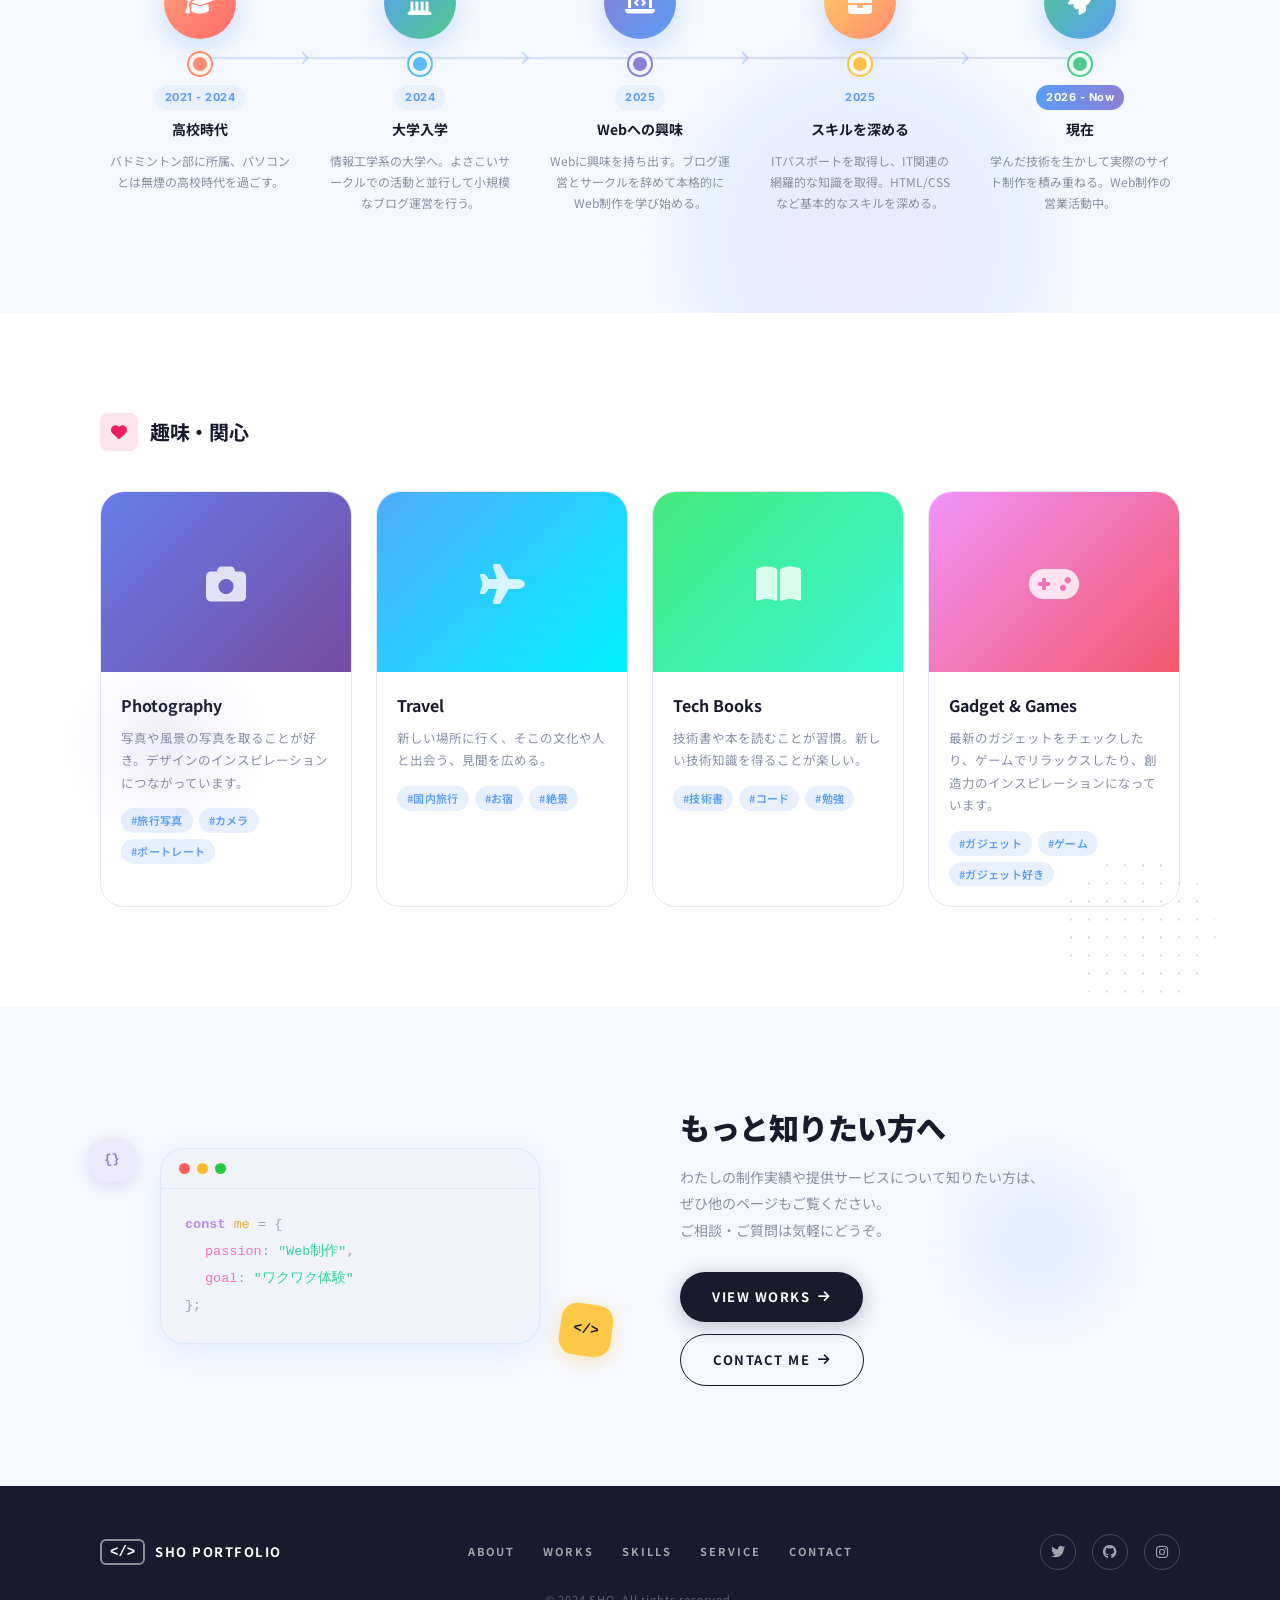
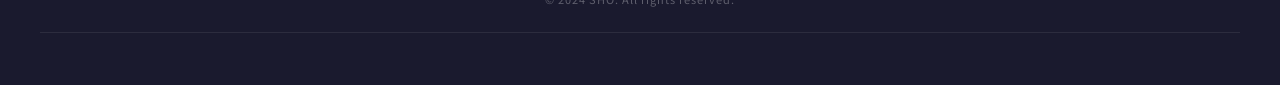
<file: portfoliov3/about.html>
<!DOCTYPE html>
<html lang="ja">
<head>
  <meta charset="UTF-8">
  <meta name="viewport" content="width=device-width, initial-scale=1.0">
  <title>ABOUT | KOKI PORTFOLIO</title>
  <meta name="description" content="SHOのプロフィール・自己紹介・これまでの歩みをご紹介します。">
  <link rel="preconnect" href="https://fonts.googleapis.com">
  <link rel="preconnect" href="https://fonts.gstatic.com" crossorigin>
  <link href="https://fonts.googleapis.com/css2?family=Noto+Sans+JP:wght@300;400;500;700;900&family=Inter:wght@300;400;500;600;700;900&display=swap" rel="stylesheet">
  <link rel="stylesheet" href="https://cdnjs.cloudflare.com/ajax/libs/font-awesome/6.5.1/css/all.min.css">
  <link rel="stylesheet" href="css/style.css">
</head>
<body class="page-about">

  <!-- ============================
       HEADER
  ============================= -->
  <header class="header" id="header">
    <div class="container header-inner">
      <a href="index.html" class="logo">
        <span class="logo-bracket">&lt;/&gt;</span>
        <span class="logo-text">KOKI PORTFOLIO</span>
      </a>
      <nav class="gnav" id="gnav">
        <ul class="gnav-list">
          <li><a href="about.html" class="gnav-link">ABOUT</a></li>
          <li><a href="works.html" class="gnav-link">WORKS</a></li>
          <li><a href="skills.html" class="gnav-link">SKILLS</a></li>
          <li><a href="service.html" class="gnav-link">SERVICE</a></li>
          <li><a href="#contact" class="gnav-link">CONTACT</a></li>
        </ul>
      </nav>
      <button class="menu-toggle" id="menuToggle" aria-label="メニューを開く" aria-expanded="false">
        <span class="menu-toggle-icon">
          <span class="bar"></span>
          <span class="bar"></span>
          <span class="bar"></span>
        </span>
      </button>
    </div>
  </header>

  <!-- ============================
       FULLSCREEN MENU
  ============================= -->
  <div class="fullscreen-nav" id="fullscreenNav" aria-hidden="true">
    <div class="fullscreen-nav-bg"></div>
    <div class="fullscreen-nav-inner">
      <nav class="fullscreen-menu-nav">
        <ul>
          <li class="fn-item" style="--i:1"><a href="index.html" class="fn-link"><span class="fn-num">00.</span>TOP</a></li>
          <li class="fn-item" style="--i:2"><a href="about.html" class="fn-link"><span class="fn-num">01.</span>ABOUT</a></li>
          <li class="fn-item" style="--i:3"><a href="works.html" class="fn-link"><span class="fn-num">02.</span>WORKS</a></li>
          <li class="fn-item" style="--i:4"><a href="skills.html" class="fn-link"><span class="fn-num">03.</span>SKILLS</a></li>
          <li class="fn-item" style="--i:5"><a href="service.html" class="fn-link"><span class="fn-num">04.</span>SERVICE</a></li>
          <li class="fn-item" style="--i:6"><a href="#contact" class="fn-link"><span class="fn-num">05.</span>CONTACT</a></li>
        </ul>
      </nav>
      <div class="fullscreen-nav-footer">
        <div class="fn-social">
          <a href="#" class="fn-social-link" aria-label="Twitter"><i class="fab fa-twitter"></i></a>
          <a href="#" class="fn-social-link" aria-label="GitHub"><i class="fab fa-github"></i></a>
          <a href="#" class="fn-social-link" aria-label="Instagram"><i class="fab fa-instagram"></i></a>
        </div>
        <p class="fn-copy">&copy; 2024 SHO. All rights reserved.</p>
      </div>
    </div>
  </div>

  <main>

    <!-- ============================
         HERO – ABOUT
    ============================= -->
    <section class="about-hero">
      <!-- 装飾要素 -->
      <div class="deco deco-blob-purple" data-parallax="-0.06" aria-hidden="true"></div>
      <div class="deco deco-blob-blue"   data-parallax="0.04"  aria-hidden="true"></div>
      <div class="deco deco-dots"        data-parallax="0.07"  aria-hidden="true"></div>
      <div class="deco deco-airplane"    data-parallax="-0.09" aria-hidden="true">
        <svg viewBox="0 0 120 120" fill="none" xmlns="http://www.w3.org/2000/svg">
          <path d="M8 62 L112 8 L68 112 L52 66 Z" stroke="#9bb8e0" stroke-width="1.8" stroke-linejoin="round" fill="rgba(155,184,224,0.08)"/>
          <path d="M52 66 L112 8" stroke="#9bb8e0" stroke-width="1.8"/>
          <path d="M52 66 L62 80" stroke="#9bb8e0" stroke-width="1.8" stroke-linecap="round"/>
        </svg>
      </div>
      <div class="deco about-deco-squiggle" aria-hidden="true">
        <svg viewBox="0 0 100 14" fill="none"><path d="M2 8 Q15 2 28 8 Q41 14 54 8 Q67 2 80 8 Q93 14 98 8" stroke="#b8d4f8" stroke-width="2" fill="none" stroke-linecap="round"/></svg>
      </div>
      <div class="deco about-deco-cube float-anim" aria-hidden="true">
        <svg viewBox="0 0 60 60" fill="none" xmlns="http://www.w3.org/2000/svg">
          <path d="M30 4 L56 18 L56 42 L30 56 L4 42 L4 18 Z" stroke="#9bb8e0" stroke-width="1.5" fill="none" stroke-linejoin="round"/>
          <path d="M30 4 L30 28 M30 28 L56 18 M30 28 L4 18" stroke="#9bb8e0" stroke-width="1.5" stroke-linecap="round"/>
        </svg>
      </div>

      <div class="container about-hero-inner">
        <!-- 左：タイトル＋説明 -->
        <div class="about-hero-content" data-animate="fade-up">
          <h1 class="about-page-title">ABOUT</h1>
          <p class="about-page-subtitle">わたしについて</p>
          <p class="about-hero-desc">
            Web制作を通じて、<br>
            人の思いをカタチにするお手伝いをしています。<br>
            コードを書くことが好き、デザインも大好き、<br>
            ユーザーにとって心地よい体験をつくることが、<br>
            わたしのモチベーションです。
          </p>
        </div>

        <!-- 右：ワークスペース写真 -->
        <div class="about-hero-visual" data-animate="fade-up" data-delay="200">
          <div class="about-photo-wrap">
            <img
              src="images/about1.png"
              alt="プロフィール写真"
              class="about-photo-img"
              width="520"
              height="390"
            >
            <div class="about-photo-badge float-anim" aria-hidden="true">&lt;/&gt;</div>
          </div>
        </div>
      </div>
    </section>

    <!-- ============================
         自己紹介
    ============================= -->
    <section class="about-intro section">
      <div class="deco deco-blob-green"   data-parallax="0.04" aria-hidden="true"></div>
      <div class="deco deco-dots-sm"      data-parallax="0.06" aria-hidden="true"></div>
      <div class="deco deco-circle"       data-parallax="-0.03" aria-hidden="true" style="right:3%;top:20%;left:auto"></div>
      <div class="container">

        <div class="icon-section-heading" data-animate="fade-up">
          <span class="icon-sh-badge" style="--sh-clr:#e8f0fe;--sh-icon:#5b9cf6"><i class="fas fa-user"></i></span>
          <h2 class="icon-sh-text">自己紹介</h2>
        </div>

        <div class="about-intro-grid">
          <!-- 左：bio テキスト -->
          <div class="about-bio" data-animate="fade-up" data-delay="80">
            <p class="about-big-quote">
              コードでワクワクをカタチに。<br>
              誰かの<span class="quote-em">"最高の体験"</span>を生み出すWebを。
            </p>

            <p class="about-bio-text">
              はじめまして、相田光毅です。<br>
              パソコンに始めて触れたのは大学生に入ってからで、趣味でブログ運営をしていたところからWebやインターネットに関心を持つようになり、その後Webサイトを作るようになりました。
            </p>
            <p class="about-bio-text">
              大学では情報学部に所属し、プログラミングやアルゴリズム、ネットワークなどを幅広く学んでいます。大学と独学で学んだWeb技術を生かして実際にサイトを制作したり、Difyなどの技術を組み合わせたAIチャットボットの導入など幅広い技術の取得を意識しています。
            </p>
            <p class="about-bio-text">
              ユーザーの視点のみでなく、サイト管理者の目線にも立って、サイトの利便性と運用・保守のしやすさに配慮したサイト制作を行っています。
            </p>
            <p class="about-bio-text">
              これからも学びながら、積み上げた技術で顧客の課題を解決するサイトを制作していきます。
            </p>
          </div>

          <!-- 右：プロフィールカード -->
          <div class="about-profile" data-animate="fade-up" data-delay="160">
            <div class="profile-card">
              <div class="profile-row">
                <span class="profile-icon-wrap"><i class="fas fa-user"></i></span>
                <span class="profile-label">名前</span>
                <span class="profile-value">相田 光毅（アイタ コウキ）</span>
              </div>
              <div class="profile-row">
                <span class="profile-icon-wrap"><i class="fas fa-cake-candles"></i></span>
                <span class="profile-label">生年月日</span>
                <span class="profile-value">2005年生まれ</span>
              </div>
              <div class="profile-row">
                <span class="profile-icon-wrap"><i class="fas fa-map-marker-alt"></i></span>
                <span class="profile-label">出身</span>
                <span class="profile-value">北海道</span>
              </div>
              <div class="profile-row">
                <span class="profile-icon-wrap"><i class="fas fa-house"></i></span>
                <span class="profile-label">住所</span>
                <span class="profile-value">札幌市</span>
              </div>
              <div class="profile-row">
                <span class="profile-icon-wrap"><i class="fas fa-graduation-cap"></i></span>
                <span class="profile-label">所属</span>
                <span class="profile-value">北海道情報大学 情報メディア部 3年</span>
              </div>
              <div class="profile-row">
                <span class="profile-icon-wrap"><i class="fas fa-star"></i></span>
                <span class="profile-label">得意なこと</span>
                <span class="profile-value">コーディング / UIデザイン</span>
              </div>
              <div class="profile-row">
                <span class="profile-icon-wrap"><i class="fas fa-bullseye"></i></span>
                <span class="profile-label">将来の目標</span>
                <span class="profile-value">技術・実績を積み重ねた信頼されるWeb制作者</span>
              </div>
            </div>
          </div>
        </div><!-- /.about-intro-grid -->
      </div>
    </section>

    <!-- ============================
         これまでの歩み
    ============================= -->
    <section class="about-timeline section">
      <div class="deco deco-blob-lavender" data-parallax="-0.03" aria-hidden="true"></div>
      <div class="container">

        <div class="icon-section-heading" data-animate="fade-up">
          <span class="icon-sh-badge" style="--sh-clr:#e0f7ee;--sh-icon:#4ecb8d"><i class="fas fa-clock-rotate-left"></i></span>
          <h2 class="icon-sh-text">これまでの歩み</h2>
        </div>

        <div class="timeline-track">

          <div class="tl-item" data-animate="fade-up" data-delay="0">
            <div class="tl-icon-wrap" style="--tl-grad-a:#ffa07a;--tl-grad-b:#ff6b6b">
              <i class="fas fa-graduation-cap"></i>
            </div>
            <div class="tl-dot" style="--dot-clr:#ff8c6e"></div>
            <div class="tl-period">2021 - 2024</div>
            <div class="tl-title">高校時代</div>
            <p class="tl-desc">バドミントン部に所属、パソコンとは無煙の高校時代を過ごす。</p>
          </div>

          <div class="tl-arrow" aria-hidden="true"><i class="fas fa-chevron-right"></i></div>

          <div class="tl-item" data-animate="fade-up" data-delay="80">
            <div class="tl-icon-wrap" style="--tl-grad-a:#5b9cf6;--tl-grad-b:#4ecb8d">
              <i class="fas fa-building-columns"></i>
            </div>
            <div class="tl-dot" style="--dot-clr:#5bbcf8"></div>
            <div class="tl-period">2024</div>
            <div class="tl-title">大学入学</div>
            <p class="tl-desc">情報工学系の大学へ。よさこいサークルでの活動と並行して小規模なブログ運営を行う。</p>
          </div>

          <div class="tl-arrow" aria-hidden="true"><i class="fas fa-chevron-right"></i></div>

          <div class="tl-item" data-animate="fade-up" data-delay="160">
            <div class="tl-icon-wrap" style="--tl-grad-a:#8b7fd4;--tl-grad-b:#5b9cf6">
              <i class="fas fa-laptop-code"></i>
            </div>
            <div class="tl-dot" style="--dot-clr:#8b7fd4"></div>
            <div class="tl-period">2025</div>
            <div class="tl-title">Webへの興味</div>
            <p class="tl-desc">Webに興味を持ち出す。ブログ運営とサークルを辞めて本格的にWeb制作を学び始める。
          </div>

          <div class="tl-arrow" aria-hidden="true"><i class="fas fa-chevron-right"></i></div>

          <div class="tl-item" data-animate="fade-up" data-delay="240">
            <div class="tl-icon-wrap" style="--tl-grad-a:#ffd166;--tl-grad-b:#ff8c6e">
              <i class="fas fa-briefcase"></i>
            </div>
            <div class="tl-dot" style="--dot-clr:#ffc047"></div>
            <div class="tl-period">2025</div>
            <div class="tl-title">スキルを深める</div>
            <p class="tl-desc">ITパスポートを取得し、IT関連の網羅的な知識を取得。HTML/CSSなど基本的なスキルを深める。</p>
          </div>

          <div class="tl-arrow" aria-hidden="true"><i class="fas fa-chevron-right"></i></div>

          <div class="tl-item" data-animate="fade-up" data-delay="320">
            <div class="tl-icon-wrap" style="--tl-grad-a:#4ecb8d;--tl-grad-b:#5b9cf6">
              <i class="fas fa-rocket"></i>
            </div>
            <div class="tl-dot" style="--dot-clr:#4ecb8d"></div>
            <div class="tl-period tl-period-current">2026 - Now</div>
            <div class="tl-title">現在</div>
            <p class="tl-desc">学んだ技術を生かして実際のサイト制作を積み重ねる。Web制作の営業活動中。</p>
          </div>

        </div><!-- /.timeline-track -->
      </div>
    </section>

    <!-- ============================
         趣味・関心
    ============================= -->
    <section class="about-hobbies section">
      <div class="deco deco-blob-purple-sm" data-parallax="-0.05" aria-hidden="true"></div>
      <div class="deco deco-dots"           data-parallax="0.04"  aria-hidden="true" style="bottom:10%;right:5%;top:auto"></div>
      <div class="container">

        <div class="icon-section-heading" data-animate="fade-up">
          <span class="icon-sh-badge" style="--sh-clr:#fce4ec;--sh-icon:#e91e63"><i class="fas fa-heart"></i></span>
          <h2 class="icon-sh-text">趣味・関心</h2>
        </div>

        <div class="hobby-grid">

          <!-- Photography -->
          <div class="hobby-card" data-animate="scale-up" data-delay="0">
            <div class="hobby-img-wrap hobby-img-photo">
              <span class="hobby-img-icon"><i class="fas fa-camera"></i></span>
              <!-- 差し替え: <img src="images/hobby-photo.jpg" alt="Photography"> -->
            </div>
            <div class="hobby-card-body">
              <h3 class="hobby-title">Photography</h3>
              <p class="hobby-desc">写真や風景の写真を取ることが好き。デザインのインスピレーションにつながっています。</p>
              <div class="hobby-tags">
                <span class="hobby-tag">#旅行写真</span>
                <span class="hobby-tag">#カメラ</span>
                <span class="hobby-tag">#ポートレート</span>
              </div>
            </div>
          </div>

          <!-- Travel -->
          <div class="hobby-card" data-animate="scale-up" data-delay="80">
            <div class="hobby-img-wrap hobby-img-travel">
              <span class="hobby-img-icon"><i class="fas fa-plane"></i></span>
              <!-- 差し替え: <img src="images/hobby-travel.jpg" alt="Travel"> -->
            </div>
            <div class="hobby-card-body">
              <h3 class="hobby-title">Travel</h3>
              <p class="hobby-desc">新しい場所に行く、そこの文化や人と出会う、見聞を広める。</p>
              <div class="hobby-tags">
                <span class="hobby-tag">#国内旅行</span>
                <span class="hobby-tag">#お宿</span>
                <span class="hobby-tag">#絶景</span>
              </div>
            </div>
          </div>

          <!-- Tech Books -->
          <div class="hobby-card" data-animate="scale-up" data-delay="160">
            <div class="hobby-img-wrap hobby-img-books">
              <span class="hobby-img-icon"><i class="fas fa-book-open"></i></span>
              <!-- 差し替え: <img src="images/hobby-books.jpg" alt="Tech Books"> -->
            </div>
            <div class="hobby-card-body">
              <h3 class="hobby-title">Tech Books</h3>
              <p class="hobby-desc">技術書や本を読むことが習慣。新しい技術知識を得ることが楽しい。</p>
              <div class="hobby-tags">
                <span class="hobby-tag">#技術書</span>
                <span class="hobby-tag">#コード</span>
                <span class="hobby-tag">#勉強</span>
              </div>
            </div>
          </div>

          <!-- Gadget & Games -->
          <div class="hobby-card" data-animate="scale-up" data-delay="240">
            <div class="hobby-img-wrap hobby-img-gadget">
              <span class="hobby-img-icon"><i class="fas fa-gamepad"></i></span>
              <!-- 差し替え: <img src="images/hobby-gadget.jpg" alt="Gadget & Games"> -->
            </div>
            <div class="hobby-card-body">
              <h3 class="hobby-title">Gadget &amp; Games</h3>
              <p class="hobby-desc">最新のガジェットをチェックしたり、ゲームでリラックスしたり、創造力のインスピレーションになっています。</p>
              <div class="hobby-tags">
                <span class="hobby-tag">#ガジェット</span>
                <span class="hobby-tag">#ゲーム</span>
                <span class="hobby-tag">#ガジェット好き</span>
              </div>
            </div>
          </div>

        </div><!-- /.hobby-grid -->
      </div>
    </section>

    <!-- ============================
         もっと知りたい方へ (CTA)
    ============================= -->
    <section class="about-cta-section section" id="contact">
      <div class="deco deco-blob-blue-sm"   data-parallax="0.05"  aria-hidden="true"></div>
      <div class="deco deco-airplane-2"     data-parallax="-0.07" aria-hidden="true">
        <svg viewBox="0 0 80 80" fill="none"><path d="M5 40 L75 5 L45 75 L34 44 Z" stroke="#b8c8e8" stroke-width="1.5" stroke-linejoin="round" fill="rgba(184,200,232,0.1)"/><path d="M34 44 L75 5" stroke="#b8c8e8" stroke-width="1.5"/></svg>
      </div>
      <div class="container about-cta-inner">

        <!-- 左：イラスト -->
        <div class="about-cta-visual" data-animate="fade-up">
          <div class="cta-code-window float-anim">
            <div class="code-win-bar">
              <span class="win-dot dot-red"></span>
              <span class="win-dot dot-yellow"></span>
              <span class="win-dot dot-green"></span>
            </div>
            <div class="code-win-body">
              <div class="code-line"><span class="tk-keyword">const</span> <span class="tk-var">me</span> <span class="tk-op">=</span> <span class="tk-punc">{</span></div>
              <div class="code-line code-indent"><span class="tk-key">passion</span><span class="tk-punc">:</span> <span class="tk-string">"Web制作"</span><span class="tk-punc">,</span></div>
              <div class="code-line code-indent"><span class="tk-key">goal</span><span class="tk-punc">:</span> <span class="tk-string">"ワクワク体験"</span></div>
              <div class="code-line"><span class="tk-punc">};</span></div>
            </div>
          </div>
          <div class="cta-badge-1 float-anim-delay" aria-hidden="true"><span>&lt;/&gt;</span></div>
          <div class="cta-badge-2 float-anim" aria-hidden="true" style="animation-delay:1.2s"><span>{}</span></div>
        </div>

        <!-- 右：テキスト＋ボタン -->
        <div class="about-cta-content" data-animate="fade-up" data-delay="150">
          <h2 class="about-cta-title">もっと知りたい方へ</h2>
          <p class="about-cta-desc">
            わたしの制作実績や提供サービスについて知りたい方は、<br>
            ぜひ他のページもご覧ください。<br>
            ご相談・ご質問は気軽にどうぞ。
          </p>
          <div class="about-cta-buttons">
            <a href="works.html" class="btn btn-primary">VIEW WORKS <i class="fas fa-arrow-right"></i></a>
            <a href="mailto:contact@example.com" class="btn btn-ghost">CONTACT ME <i class="fas fa-arrow-right"></i></a>
          </div>
        </div>

      </div>
    </section>

  </main>

  <!-- ============================
       FOOTER
  ============================= -->
  <footer class="footer">
    <div class="container footer-inner">
      <a href="index.html" class="logo">
        <span class="logo-bracket">&lt;/&gt;</span>
        <span class="logo-text">SHO PORTFOLIO</span>
      </a>
      <nav class="footer-nav" aria-label="フッターナビゲーション">
        <a href="about.html">ABOUT</a>
        <a href="works.html">WORKS</a>
        <a href="skills.html">SKILLS</a>
        <a href="service.html">SERVICE</a>
        <a href="#contact">CONTACT</a>
      </nav>
      <div class="footer-social">
        <a href="#" aria-label="Twitter"><i class="fab fa-twitter"></i></a>
        <a href="#" aria-label="GitHub"><i class="fab fa-github"></i></a>
        <a href="#" aria-label="Instagram"><i class="fab fa-instagram"></i></a>
      </div>
      <p class="footer-copy">&copy; 2024 SHO. All rights reserved.</p>
    </div>
  </footer>

  <script src="js/main.js"></script>
</body>
</html>
</file>
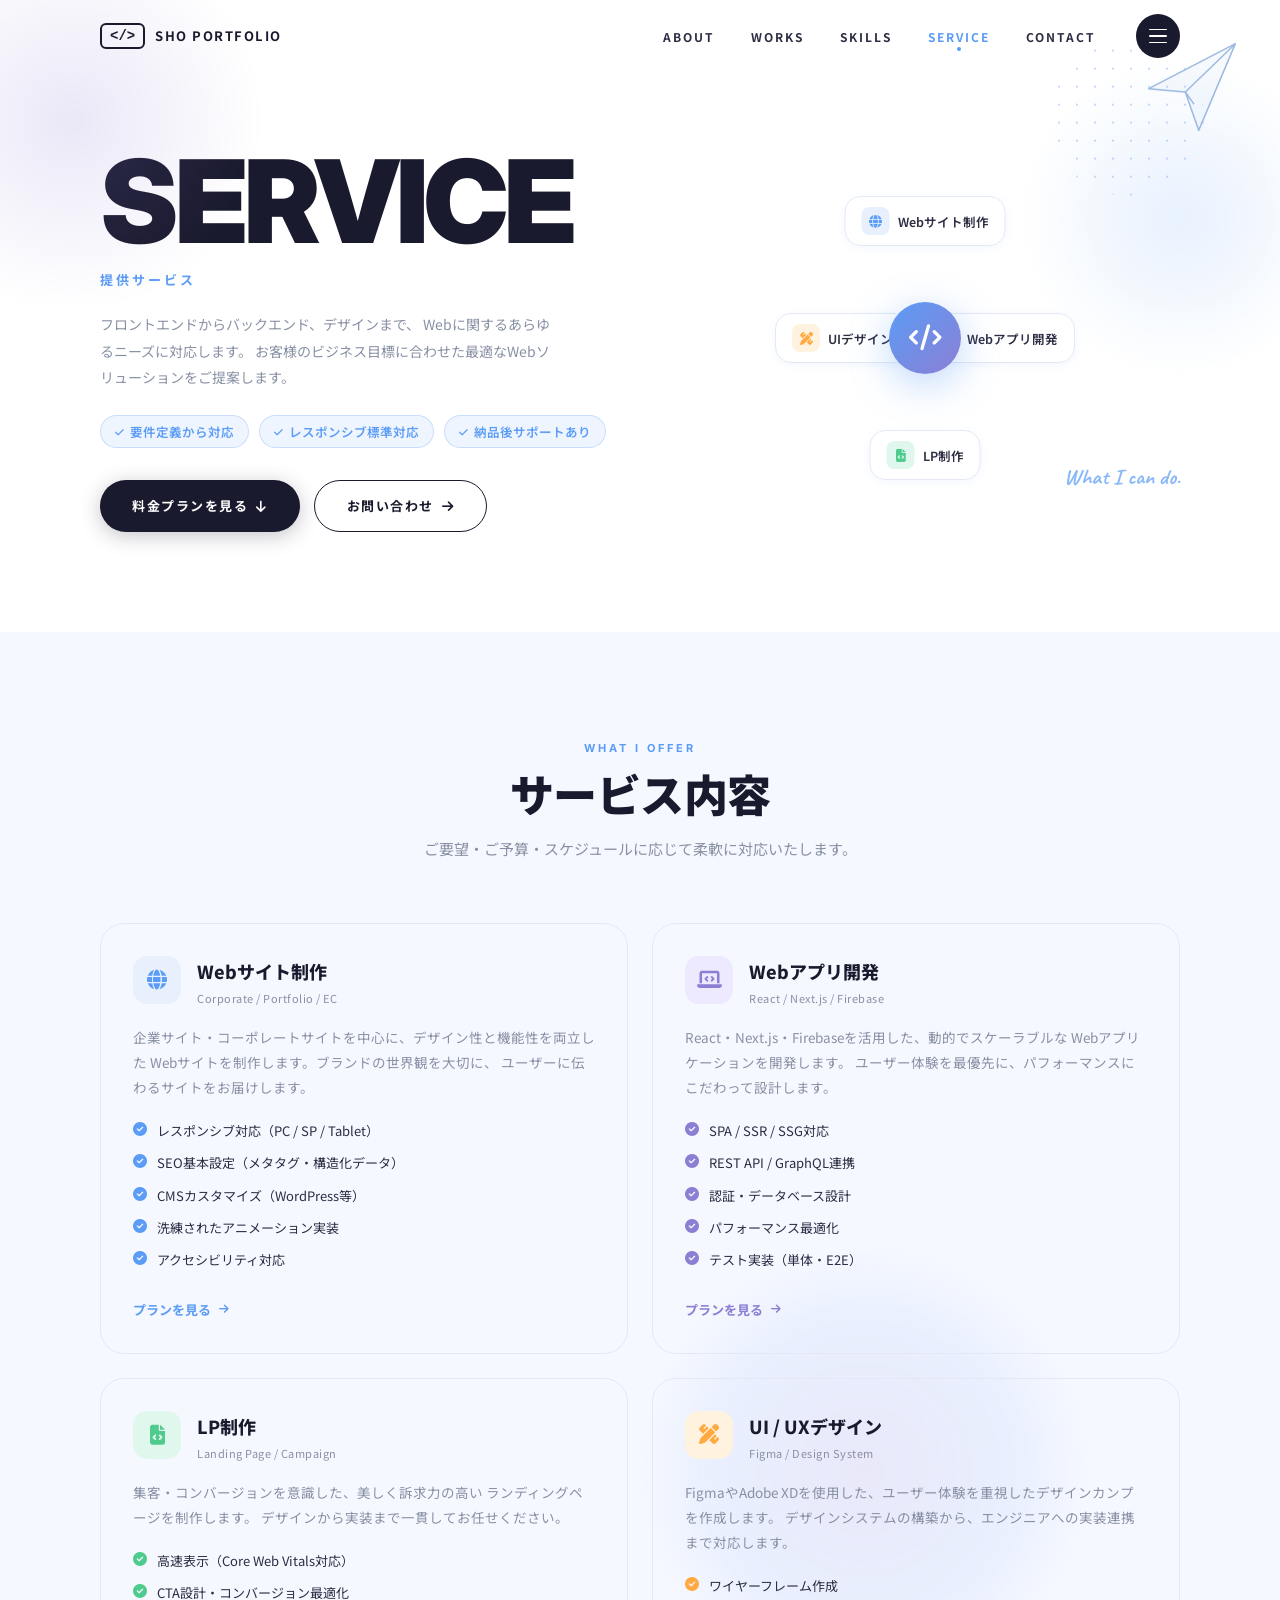
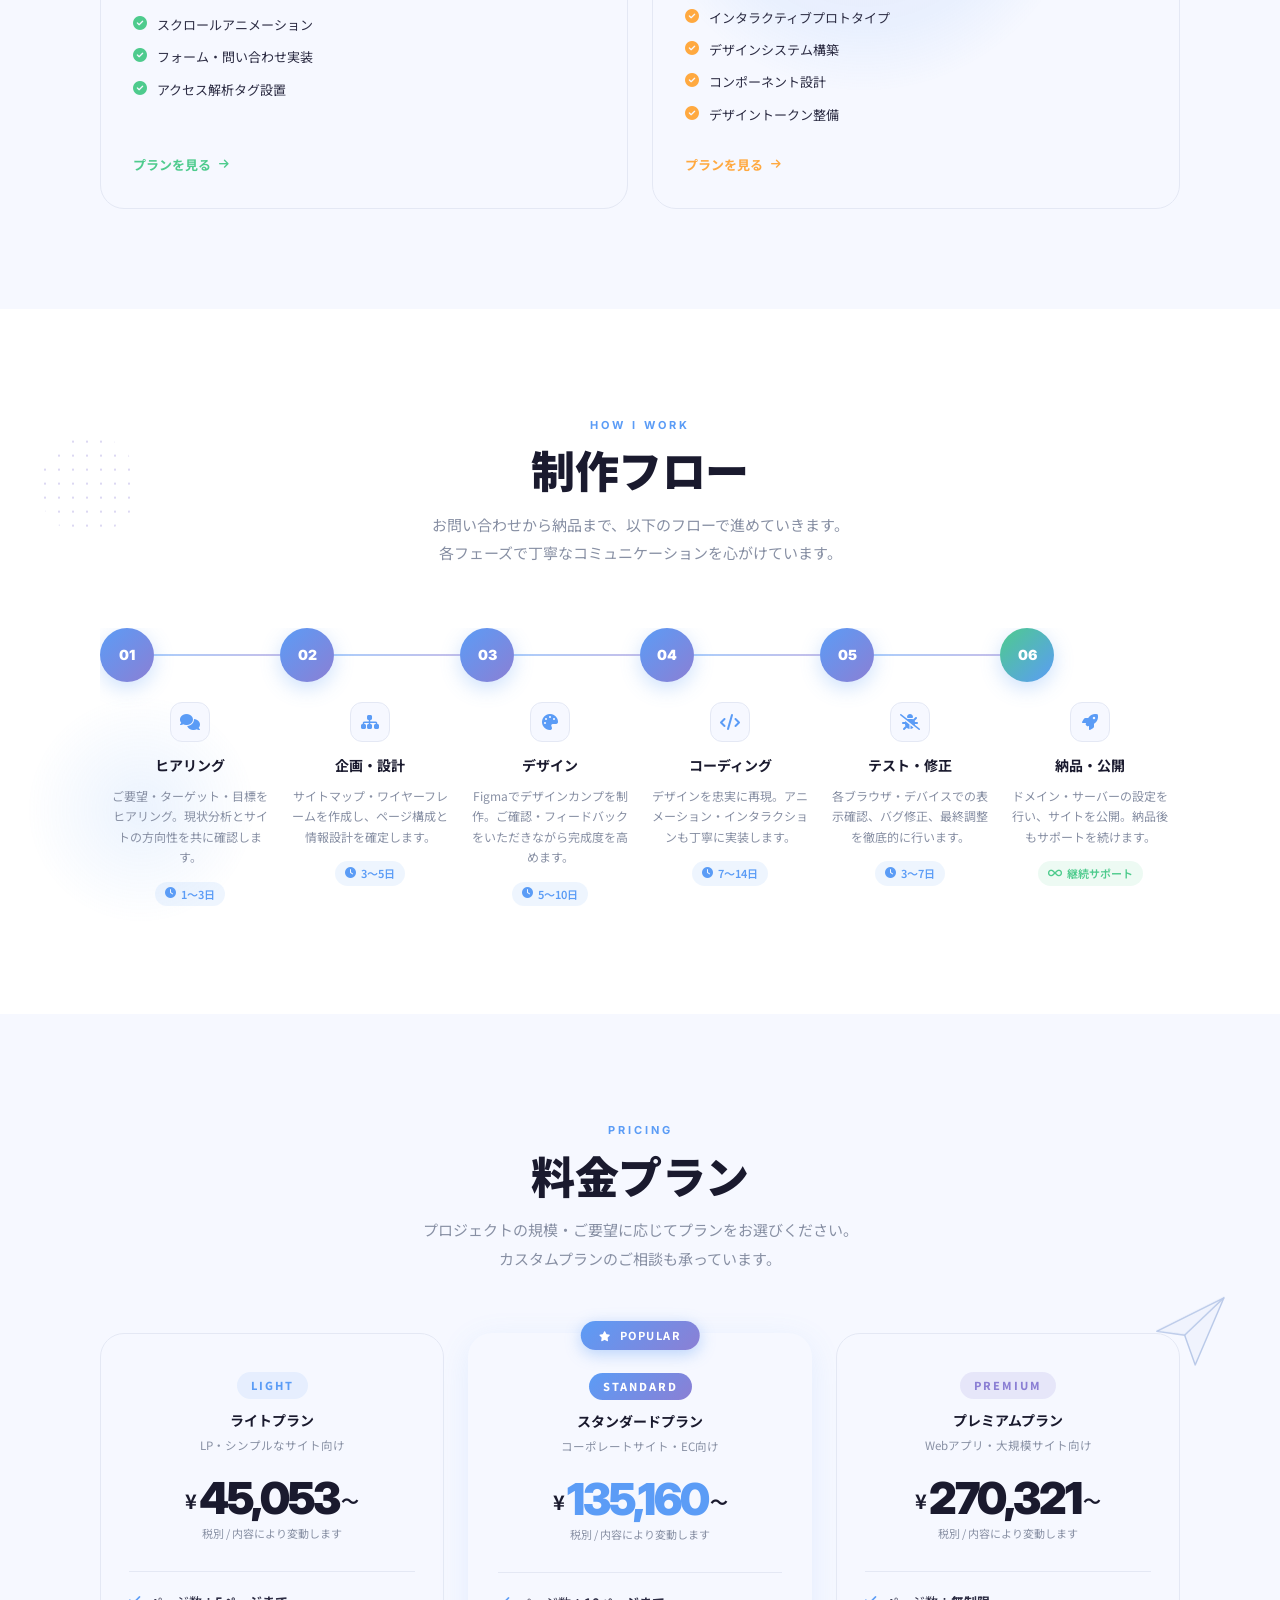
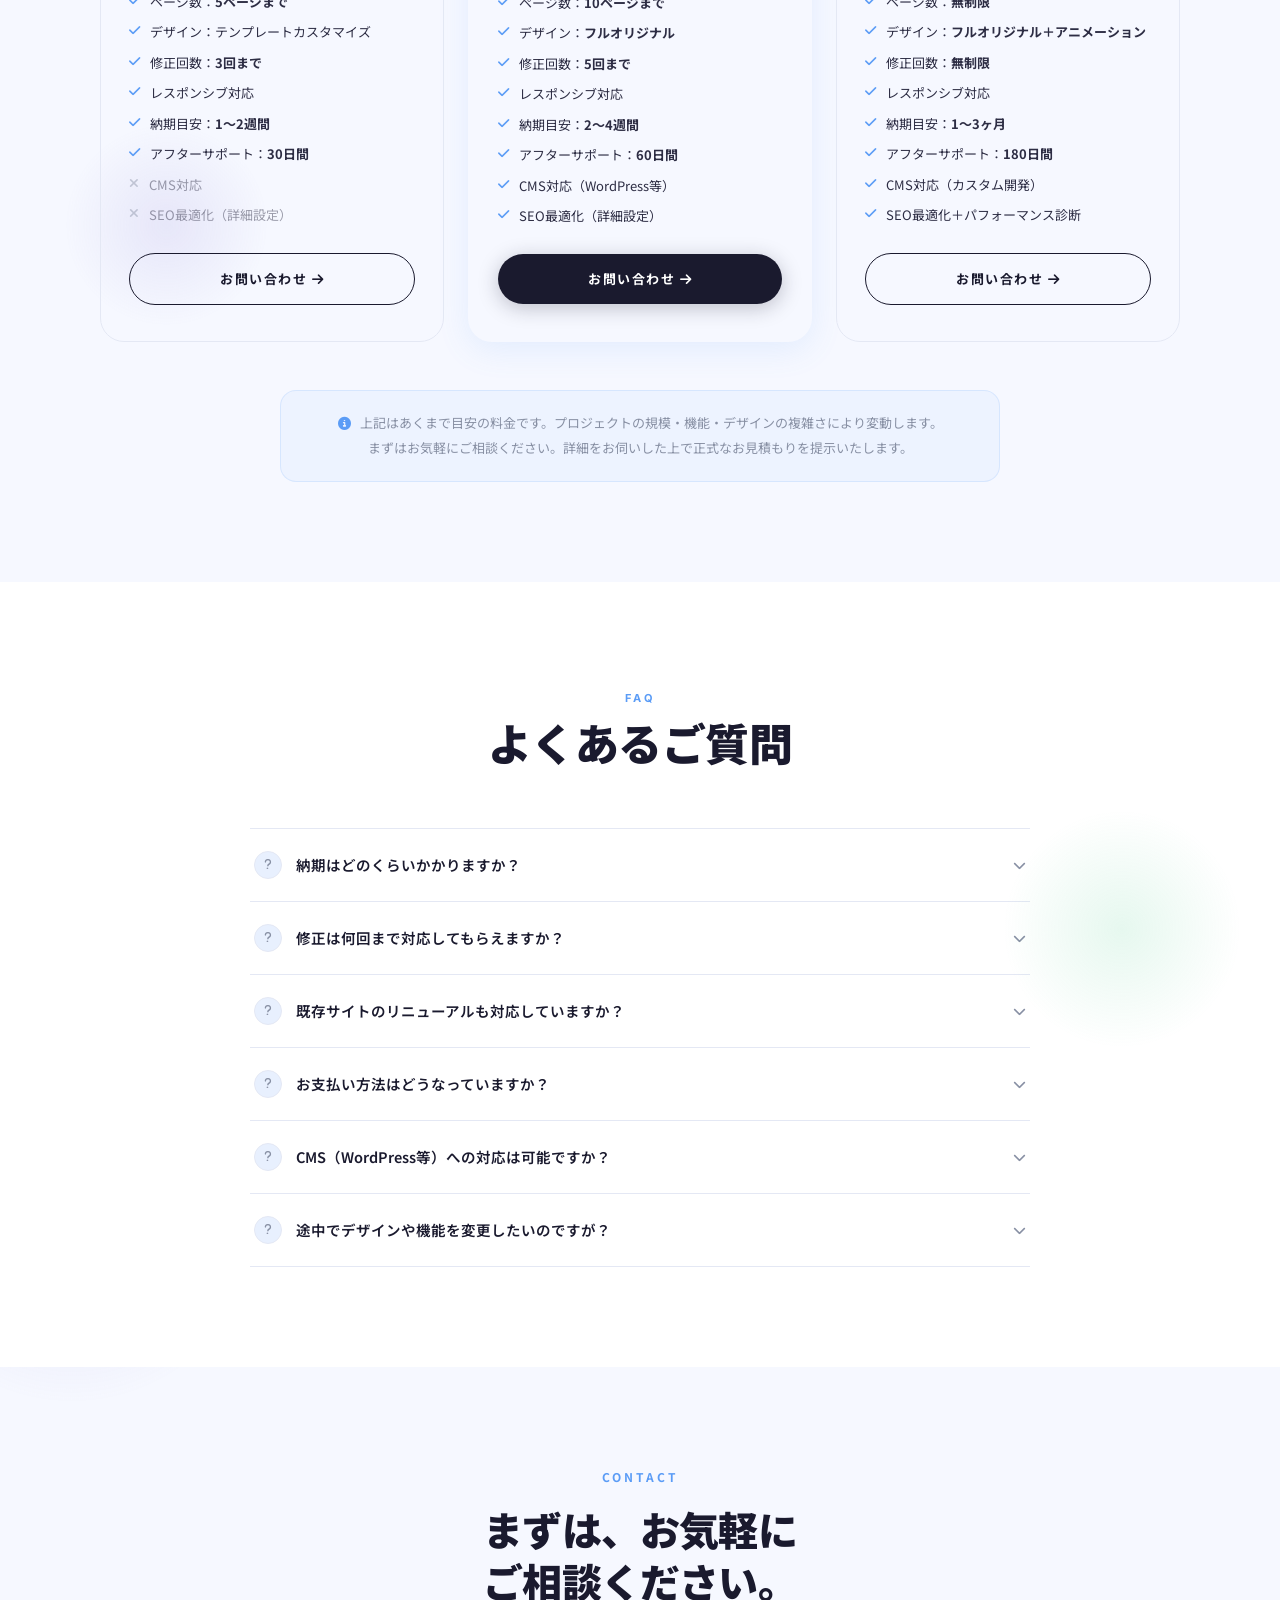
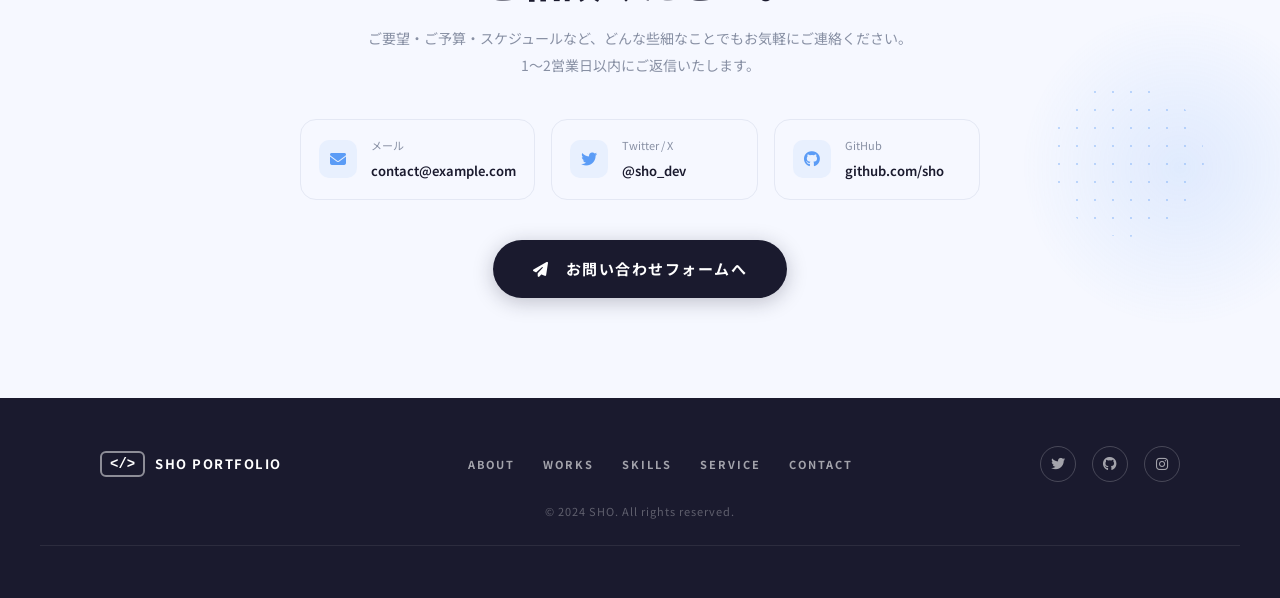
<file: portfoliov3/service.html>
<!DOCTYPE html>
<html lang="ja">
<head>
  <meta charset="UTF-8">
  <meta name="viewport" content="width=device-width, initial-scale=1.0">
  <title>SERVICE | SHO PORTFOLIO</title>
  <meta name="description" content="SHOが提供するWebサイト制作・Webアプリ開発・LP制作・UIデザインサービスと料金プランをご紹介します。">
  <link rel="preconnect" href="https://fonts.googleapis.com">
  <link rel="preconnect" href="https://fonts.gstatic.com" crossorigin>
  <link href="https://fonts.googleapis.com/css2?family=Noto+Sans+JP:wght@300;400;500;700;900&family=Inter:wght@300;400;500;600;700;900&family=Caveat:wght@700&display=swap" rel="stylesheet">
  <link rel="stylesheet" href="https://cdnjs.cloudflare.com/ajax/libs/font-awesome/6.5.1/css/all.min.css">
  <link rel="stylesheet" href="css/style.css">
</head>
<body class="page-service">

  <!-- ============================
       HEADER
  ============================= -->
  <header class="header" id="header">
    <div class="container header-inner">
      <a href="index.html" class="logo">
        <span class="logo-bracket">&lt;/&gt;</span>
        <span class="logo-text">SHO PORTFOLIO</span>
      </a>
      <nav class="gnav" id="gnav">
        <ul class="gnav-list">
          <li><a href="about.html"   class="gnav-link">ABOUT</a></li>
          <li><a href="works.html"   class="gnav-link">WORKS</a></li>
          <li><a href="skills.html"  class="gnav-link">SKILLS</a></li>
          <li><a href="service.html" class="gnav-link">SERVICE</a></li>
          <li><a href="#contact"     class="gnav-link">CONTACT</a></li>
        </ul>
      </nav>
      <button class="menu-toggle" id="menuToggle" aria-label="メニューを開く" aria-expanded="false">
        <span class="menu-toggle-icon">
          <span class="bar"></span><span class="bar"></span><span class="bar"></span>
        </span>
      </button>
    </div>
  </header>

  <!-- FULLSCREEN MENU -->
  <div class="fullscreen-nav" id="fullscreenNav" aria-hidden="true">
    <div class="fullscreen-nav-bg"></div>
    <div class="fullscreen-nav-inner">
      <nav class="fullscreen-menu-nav">
        <ul>
          <li class="fn-item" style="--i:1"><a href="index.html"  class="fn-link"><span class="fn-num">00.</span>TOP</a></li>
          <li class="fn-item" style="--i:2"><a href="about.html"  class="fn-link"><span class="fn-num">01.</span>ABOUT</a></li>
          <li class="fn-item" style="--i:3"><a href="works.html"  class="fn-link"><span class="fn-num">02.</span>WORKS</a></li>
          <li class="fn-item" style="--i:4"><a href="skills.html" class="fn-link"><span class="fn-num">03.</span>SKILLS</a></li>
          <li class="fn-item" style="--i:5"><a href="service.html"class="fn-link"><span class="fn-num">04.</span>SERVICE</a></li>
          <li class="fn-item" style="--i:6"><a href="#contact"    class="fn-link"><span class="fn-num">05.</span>CONTACT</a></li>
        </ul>
      </nav>
      <div class="fullscreen-nav-footer">
        <div class="fn-social">
          <a href="#" class="fn-social-link" aria-label="Twitter"><i class="fab fa-twitter"></i></a>
          <a href="#" class="fn-social-link" aria-label="GitHub"><i class="fab fa-github"></i></a>
          <a href="#" class="fn-social-link" aria-label="Instagram"><i class="fab fa-instagram"></i></a>
        </div>
        <p class="fn-copy">&copy; 2024 SHO. All rights reserved.</p>
      </div>
    </div>
  </div>

  <main>

    <!-- ============================
         HERO – SERVICE
    ============================= -->
    <section class="service-hero">
      <div class="deco deco-blob-purple"  data-parallax="-0.06" aria-hidden="true"></div>
      <div class="deco deco-blob-blue"    data-parallax="0.04"  aria-hidden="true"></div>
      <div class="deco deco-dots"         data-parallax="0.07"  aria-hidden="true"></div>
      <div class="deco deco-airplane"     data-parallax="-0.09" aria-hidden="true">
        <svg viewBox="0 0 120 120" fill="none"><path d="M8 62 L112 8 L68 112 L52 66 Z" stroke="#9bb8e0" stroke-width="1.8" stroke-linejoin="round" fill="rgba(155,184,224,0.08)"/><path d="M52 66 L112 8" stroke="#9bb8e0" stroke-width="1.8"/><path d="M52 66 L62 80" stroke="#9bb8e0" stroke-width="1.8" stroke-linecap="round"/></svg>
      </div>

      <div class="container service-hero-inner">

        <!-- 左：テキスト -->
        <div class="service-hero-content" data-animate="fade-up">
          <h1 class="service-page-title">SERVICE</h1>
          <p class="service-page-subtitle">提供サービス</p>
          <p class="service-hero-desc">
            フロントエンドからバックエンド、デザインまで、
            Webに関するあらゆるニーズに対応します。
            お客様のビジネス目標に合わせた最適なWebソリューションをご提案します。
          </p>
          <div class="service-hero-tags">
            <span class="service-tag"><i class="fas fa-check"></i> 要件定義から対応</span>
            <span class="service-tag"><i class="fas fa-check"></i> レスポンシブ標準対応</span>
            <span class="service-tag"><i class="fas fa-check"></i> 納品後サポートあり</span>
          </div>
          <div class="service-hero-links">
            <a href="#pricing" class="btn btn-primary">料金プランを見る <i class="fas fa-arrow-down"></i></a>
            <a href="#contact"  class="btn btn-ghost">お問い合わせ <i class="fas fa-arrow-right"></i></a>
          </div>
        </div>

        <!-- 右：ビジュアル -->
        <div class="service-hero-visual" data-animate="fade-up" data-delay="200" aria-hidden="true">
          <div class="service-hero-card-wrap">
            <div class="shc-card shc-card-1 float-anim">
              <div class="shc-icon" style="--shc-bg:#e8f0fe;--shc-c:#5b9cf6"><i class="fas fa-globe"></i></div>
              <span>Webサイト制作</span>
            </div>
            <div class="shc-card shc-card-2 float-anim" style="animation-delay:-.8s">
              <div class="shc-icon" style="--shc-bg:#ede9ff;--shc-c:#8b7fd4"><i class="fas fa-laptop-code"></i></div>
              <span>Webアプリ開発</span>
            </div>
            <div class="shc-card shc-card-3 float-anim" style="animation-delay:-1.6s">
              <div class="shc-icon" style="--shc-bg:#e0f7ee;--shc-c:#4ecb8d"><i class="fas fa-file-code"></i></div>
              <span>LP制作</span>
            </div>
            <div class="shc-card shc-card-4 float-anim" style="animation-delay:-2.4s">
              <div class="shc-icon" style="--shc-bg:#fff3e0;--shc-c:#ffa940"><i class="fas fa-pen-ruler"></i></div>
              <span>UIデザイン</span>
            </div>
            <div class="shc-center">
              <i class="fas fa-code"></i>
            </div>
          </div>
          <span class="service-hero-script">What I can do.</span>
        </div>

      </div>
    </section>

    <!-- ============================
         サービス内容
    ============================= -->
    <section class="service-contents section">
      <div class="deco deco-blob-lavender" data-parallax="-0.03" aria-hidden="true"></div>
      <div class="container">

        <div class="section-header" data-animate="fade-up">
          <p class="section-label">What I Offer</p>
          <h2 class="section-title">サービス内容</h2>
          <p class="section-desc">
            ご要望・ご予算・スケジュールに応じて柔軟に対応いたします。
          </p>
        </div>

        <div class="svc-cards-grid">

          <!-- Card 1: Webサイト制作 -->
          <article class="svc-card" data-animate="fade-up" data-delay="0" style="--sc-accent:#5b9cf6;--sc-accent-light:#e8f0fe">
            <div class="svc-card-header">
              <div class="svc-card-icon"><i class="fas fa-globe"></i></div>
              <div>
                <h3 class="svc-card-title">Webサイト制作</h3>
                <p class="svc-card-sub">Corporate / Portfolio / EC</p>
              </div>
            </div>
            <p class="svc-card-desc">
              企業サイト・コーポレートサイトを中心に、デザイン性と機能性を両立した
              Webサイトを制作します。ブランドの世界観を大切に、
              ユーザーに伝わるサイトをお届けします。
            </p>
            <ul class="svc-feature-list">
              <li><i class="fas fa-check-circle"></i> レスポンシブ対応（PC / SP / Tablet）</li>
              <li><i class="fas fa-check-circle"></i> SEO基本設定（メタタグ・構造化データ）</li>
              <li><i class="fas fa-check-circle"></i> CMSカスタマイズ（WordPress等）</li>
              <li><i class="fas fa-check-circle"></i> 洗練されたアニメーション実装</li>
              <li><i class="fas fa-check-circle"></i> アクセシビリティ対応</li>
            </ul>
            <a href="#pricing" class="svc-card-link">プランを見る <i class="fas fa-arrow-right"></i></a>
          </article>

          <!-- Card 2: Webアプリ開発 -->
          <article class="svc-card" data-animate="fade-up" data-delay="100" style="--sc-accent:#8b7fd4;--sc-accent-light:#ede9ff">
            <div class="svc-card-header">
              <div class="svc-card-icon"><i class="fas fa-laptop-code"></i></div>
              <div>
                <h3 class="svc-card-title">Webアプリ開発</h3>
                <p class="svc-card-sub">React / Next.js / Firebase</p>
              </div>
            </div>
            <p class="svc-card-desc">
              React・Next.js・Firebaseを活用した、動的でスケーラブルな
              Webアプリケーションを開発します。
              ユーザー体験を最優先に、パフォーマンスにこだわって設計します。
            </p>
            <ul class="svc-feature-list">
              <li><i class="fas fa-check-circle"></i> SPA / SSR / SSG対応</li>
              <li><i class="fas fa-check-circle"></i> REST API / GraphQL連携</li>
              <li><i class="fas fa-check-circle"></i> 認証・データベース設計</li>
              <li><i class="fas fa-check-circle"></i> パフォーマンス最適化</li>
              <li><i class="fas fa-check-circle"></i> テスト実装（単体・E2E）</li>
            </ul>
            <a href="#pricing" class="svc-card-link">プランを見る <i class="fas fa-arrow-right"></i></a>
          </article>

          <!-- Card 3: LP制作 -->
          <article class="svc-card" data-animate="fade-up" data-delay="200" style="--sc-accent:#4ecb8d;--sc-accent-light:#e0f7ee">
            <div class="svc-card-header">
              <div class="svc-card-icon"><i class="fas fa-file-code"></i></div>
              <div>
                <h3 class="svc-card-title">LP制作</h3>
                <p class="svc-card-sub">Landing Page / Campaign</p>
              </div>
            </div>
            <p class="svc-card-desc">
              集客・コンバージョンを意識した、美しく訴求力の高い
              ランディングページを制作します。
              デザインから実装まで一貫してお任せください。
            </p>
            <ul class="svc-feature-list">
              <li><i class="fas fa-check-circle"></i> 高速表示（Core Web Vitals対応）</li>
              <li><i class="fas fa-check-circle"></i> CTA設計・コンバージョン最適化</li>
              <li><i class="fas fa-check-circle"></i> スクロールアニメーション</li>
              <li><i class="fas fa-check-circle"></i> フォーム・問い合わせ実装</li>
              <li><i class="fas fa-check-circle"></i> アクセス解析タグ設置</li>
            </ul>
            <a href="#pricing" class="svc-card-link">プランを見る <i class="fas fa-arrow-right"></i></a>
          </article>

          <!-- Card 4: UI/UXデザイン -->
          <article class="svc-card" data-animate="fade-up" data-delay="300" style="--sc-accent:#ffa940;--sc-accent-light:#fff3e0">
            <div class="svc-card-header">
              <div class="svc-card-icon"><i class="fas fa-pen-ruler"></i></div>
              <div>
                <h3 class="svc-card-title">UI / UXデザイン</h3>
                <p class="svc-card-sub">Figma / Design System</p>
              </div>
            </div>
            <p class="svc-card-desc">
              FigmaやAdobe XDを使用した、ユーザー体験を重視したデザインカンプを作成します。
              デザインシステムの構築から、エンジニアへの実装連携まで対応します。
            </p>
            <ul class="svc-feature-list">
              <li><i class="fas fa-check-circle"></i> ワイヤーフレーム作成</li>
              <li><i class="fas fa-check-circle"></i> インタラクティブプロトタイプ</li>
              <li><i class="fas fa-check-circle"></i> デザインシステム構築</li>
              <li><i class="fas fa-check-circle"></i> コンポーネント設計</li>
              <li><i class="fas fa-check-circle"></i> デザイントークン整備</li>
            </ul>
            <a href="#pricing" class="svc-card-link">プランを見る <i class="fas fa-arrow-right"></i></a>
          </article>

        </div><!-- /.svc-cards-grid -->
      </div>
    </section>

    <!-- ============================
         制作フロー
    ============================= -->
    <section class="service-flow section">
      <div class="deco deco-dots-sm"     data-parallax="0.05"  aria-hidden="true" style="top:5%;right:3%;bottom:auto"></div>
      <div class="deco deco-blob-blue-sm" data-parallax="-0.03" aria-hidden="true" style="bottom:5%;left:2%;top:auto"></div>
      <div class="container">

        <div class="section-header" data-animate="fade-up">
          <p class="section-label">How I Work</p>
          <h2 class="section-title">制作フロー</h2>
          <p class="section-desc">
            お問い合わせから納品まで、以下のフローで進めていきます。<br>
            各フェーズで丁寧なコミュニケーションを心がけています。
          </p>
        </div>

        <div class="flow-outer" data-animate="fade-up" data-delay="100">
          <div class="flow-track">

            <div class="flow-step" data-flow-step="1">
              <div class="flow-step-top">
                <div class="flow-num-circle">
                  <span>01</span>
                </div>
                <div class="flow-connector" aria-hidden="true"></div>
              </div>
              <div class="flow-step-body">
                <div class="flow-icon"><i class="fas fa-comments"></i></div>
                <h4 class="flow-title">ヒアリング</h4>
                <p class="flow-desc">
                  ご要望・ターゲット・目標をヒアリング。現状分析とサイトの方向性を共に確認します。
                </p>
                <span class="flow-duration"><i class="fas fa-clock"></i> 1〜3日</span>
              </div>
            </div>

            <div class="flow-step" data-flow-step="2">
              <div class="flow-step-top">
                <div class="flow-num-circle">
                  <span>02</span>
                </div>
                <div class="flow-connector" aria-hidden="true"></div>
              </div>
              <div class="flow-step-body">
                <div class="flow-icon"><i class="fas fa-sitemap"></i></div>
                <h4 class="flow-title">企画・設計</h4>
                <p class="flow-desc">
                  サイトマップ・ワイヤーフレームを作成し、ページ構成と情報設計を確定します。
                </p>
                <span class="flow-duration"><i class="fas fa-clock"></i> 3〜5日</span>
              </div>
            </div>

            <div class="flow-step" data-flow-step="3">
              <div class="flow-step-top">
                <div class="flow-num-circle">
                  <span>03</span>
                </div>
                <div class="flow-connector" aria-hidden="true"></div>
              </div>
              <div class="flow-step-body">
                <div class="flow-icon"><i class="fas fa-palette"></i></div>
                <h4 class="flow-title">デザイン</h4>
                <p class="flow-desc">
                  Figmaでデザインカンプを制作。ご確認・フィードバックをいただきながら完成度を高めます。
                </p>
                <span class="flow-duration"><i class="fas fa-clock"></i> 5〜10日</span>
              </div>
            </div>

            <div class="flow-step" data-flow-step="4">
              <div class="flow-step-top">
                <div class="flow-num-circle">
                  <span>04</span>
                </div>
                <div class="flow-connector" aria-hidden="true"></div>
              </div>
              <div class="flow-step-body">
                <div class="flow-icon"><i class="fas fa-code"></i></div>
                <h4 class="flow-title">コーディング</h4>
                <p class="flow-desc">
                  デザインを忠実に再現。アニメーション・インタラクションも丁寧に実装します。
                </p>
                <span class="flow-duration"><i class="fas fa-clock"></i> 7〜14日</span>
              </div>
            </div>

            <div class="flow-step" data-flow-step="5">
              <div class="flow-step-top">
                <div class="flow-num-circle">
                  <span>05</span>
                </div>
                <div class="flow-connector" aria-hidden="true"></div>
              </div>
              <div class="flow-step-body">
                <div class="flow-icon"><i class="fas fa-bug-slash"></i></div>
                <h4 class="flow-title">テスト・修正</h4>
                <p class="flow-desc">
                  各ブラウザ・デバイスでの表示確認、バグ修正、最終調整を徹底的に行います。
                </p>
                <span class="flow-duration"><i class="fas fa-clock"></i> 3〜7日</span>
              </div>
            </div>

            <div class="flow-step flow-step-last" data-flow-step="6">
              <div class="flow-step-top">
                <div class="flow-num-circle flow-num-final">
                  <span>06</span>
                </div>
              </div>
              <div class="flow-step-body">
                <div class="flow-icon"><i class="fas fa-rocket"></i></div>
                <h4 class="flow-title">納品・公開</h4>
                <p class="flow-desc">
                  ドメイン・サーバーの設定を行い、サイトを公開。納品後もサポートを続けます。
                </p>
                <span class="flow-duration flow-duration-final"><i class="fas fa-infinity"></i> 継続サポート</span>
              </div>
            </div>

          </div>
        </div>
      </div>
    </section>

    <!-- ============================
         料金プラン
    ============================= -->
    <section class="service-pricing section" id="pricing">
      <div class="deco deco-blob-purple-sm"  data-parallax="-0.05" aria-hidden="true"></div>
      <div class="deco deco-airplane-2"       data-parallax="0.08"  aria-hidden="true">
        <svg viewBox="0 0 80 80" fill="none"><path d="M5 40 L75 5 L45 75 L34 44 Z" stroke="#b8c8e8" stroke-width="1.5" stroke-linejoin="round" fill="rgba(184,200,232,0.1)"/><path d="M34 44 L75 5" stroke="#b8c8e8" stroke-width="1.5"/></svg>
      </div>
      <div class="container">

        <div class="section-header" data-animate="fade-up">
          <p class="section-label">Pricing</p>
          <h2 class="section-title">料金プラン</h2>
          <p class="section-desc">
            プロジェクトの規模・ご要望に応じてプランをお選びください。<br>
            カスタムプランのご相談も承っています。
          </p>
        </div>

        <div class="pricing-grid">

          <!-- LIGHT -->
          <div class="pricing-card" data-animate="fade-up" data-delay="0">
            <div class="pricing-card-header">
              <span class="plan-badge plan-badge-light">LIGHT</span>
              <p class="plan-name-jp">ライトプラン</p>
              <p class="plan-target">LP・シンプルなサイト向け</p>
              <div class="plan-price">
                <span class="price-from">¥</span>
                <span class="price-num">50,000</span>
                <span class="price-unit">〜</span>
              </div>
              <p class="price-note">税別 / 内容により変動します</p>
            </div>
            <ul class="plan-features">
              <li class="pf-item pf-yes">
                <i class="fas fa-check"></i>
                <span>ページ数：<strong>5ページまで</strong></span>
              </li>
              <li class="pf-item pf-yes">
                <i class="fas fa-check"></i>
                <span>デザイン：テンプレートカスタマイズ</span>
              </li>
              <li class="pf-item pf-yes">
                <i class="fas fa-check"></i>
                <span>修正回数：<strong>3回まで</strong></span>
              </li>
              <li class="pf-item pf-yes">
                <i class="fas fa-check"></i>
                <span>レスポンシブ対応</span>
              </li>
              <li class="pf-item pf-yes">
                <i class="fas fa-check"></i>
                <span>納期目安：<strong>1〜2週間</strong></span>
              </li>
              <li class="pf-item pf-yes">
                <i class="fas fa-check"></i>
                <span>アフターサポート：<strong>30日間</strong></span>
              </li>
              <li class="pf-item pf-no">
                <i class="fas fa-times"></i>
                <span>CMS対応</span>
              </li>
              <li class="pf-item pf-no">
                <i class="fas fa-times"></i>
                <span>SEO最適化（詳細設定）</span>
              </li>
            </ul>
            <a href="#contact" class="btn btn-ghost plan-cta">お問い合わせ <i class="fas fa-arrow-right"></i></a>
          </div>

          <!-- STANDARD (POPULAR) -->
          <div class="pricing-card pricing-card-popular" data-animate="fade-up" data-delay="120">
            <span class="popular-badge" aria-label="おすすめプラン"><i class="fas fa-star"></i> POPULAR</span>
            <div class="pricing-card-header">
              <span class="plan-badge plan-badge-standard">STANDARD</span>
              <p class="plan-name-jp">スタンダードプラン</p>
              <p class="plan-target">コーポレートサイト・EC向け</p>
              <div class="plan-price">
                <span class="price-from">¥</span>
                <span class="price-num">150,000</span>
                <span class="price-unit">〜</span>
              </div>
              <p class="price-note">税別 / 内容により変動します</p>
            </div>
            <ul class="plan-features">
              <li class="pf-item pf-yes">
                <i class="fas fa-check"></i>
                <span>ページ数：<strong>10ページまで</strong></span>
              </li>
              <li class="pf-item pf-yes">
                <i class="fas fa-check"></i>
                <span>デザイン：<strong>フルオリジナル</strong></span>
              </li>
              <li class="pf-item pf-yes">
                <i class="fas fa-check"></i>
                <span>修正回数：<strong>5回まで</strong></span>
              </li>
              <li class="pf-item pf-yes">
                <i class="fas fa-check"></i>
                <span>レスポンシブ対応</span>
              </li>
              <li class="pf-item pf-yes">
                <i class="fas fa-check"></i>
                <span>納期目安：<strong>2〜4週間</strong></span>
              </li>
              <li class="pf-item pf-yes">
                <i class="fas fa-check"></i>
                <span>アフターサポート：<strong>60日間</strong></span>
              </li>
              <li class="pf-item pf-yes">
                <i class="fas fa-check"></i>
                <span>CMS対応（WordPress等）</span>
              </li>
              <li class="pf-item pf-yes">
                <i class="fas fa-check"></i>
                <span>SEO最適化（詳細設定）</span>
              </li>
            </ul>
            <a href="#contact" class="btn btn-primary plan-cta">お問い合わせ <i class="fas fa-arrow-right"></i></a>
          </div>

          <!-- PREMIUM -->
          <div class="pricing-card" data-animate="fade-up" data-delay="240">
            <div class="pricing-card-header">
              <span class="plan-badge plan-badge-premium">PREMIUM</span>
              <p class="plan-name-jp">プレミアムプラン</p>
              <p class="plan-target">Webアプリ・大規模サイト向け</p>
              <div class="plan-price">
                <span class="price-from">¥</span>
                <span class="price-num">300,000</span>
                <span class="price-unit">〜</span>
              </div>
              <p class="price-note">税別 / 内容により変動します</p>
            </div>
            <ul class="plan-features">
              <li class="pf-item pf-yes">
                <i class="fas fa-check"></i>
                <span>ページ数：<strong>無制限</strong></span>
              </li>
              <li class="pf-item pf-yes">
                <i class="fas fa-check"></i>
                <span>デザイン：<strong>フルオリジナル＋アニメーション</strong></span>
              </li>
              <li class="pf-item pf-yes">
                <i class="fas fa-check"></i>
                <span>修正回数：<strong>無制限</strong></span>
              </li>
              <li class="pf-item pf-yes">
                <i class="fas fa-check"></i>
                <span>レスポンシブ対応</span>
              </li>
              <li class="pf-item pf-yes">
                <i class="fas fa-check"></i>
                <span>納期目安：<strong>1〜3ヶ月</strong></span>
              </li>
              <li class="pf-item pf-yes">
                <i class="fas fa-check"></i>
                <span>アフターサポート：<strong>180日間</strong></span>
              </li>
              <li class="pf-item pf-yes">
                <i class="fas fa-check"></i>
                <span>CMS対応（カスタム開発）</span>
              </li>
              <li class="pf-item pf-yes">
                <i class="fas fa-check"></i>
                <span>SEO最適化＋パフォーマンス診断</span>
              </li>
            </ul>
            <a href="#contact" class="btn btn-ghost plan-cta">お問い合わせ <i class="fas fa-arrow-right"></i></a>
          </div>

        </div><!-- /.pricing-grid -->

        <p class="pricing-note" data-animate="fade-up">
          <i class="fas fa-info-circle"></i>
          上記はあくまで目安の料金です。プロジェクトの規模・機能・デザインの複雑さにより変動します。<br>
          まずはお気軽にご相談ください。詳細をお伺いした上で正式なお見積もりを提示いたします。
        </p>

      </div>
    </section>

    <!-- ============================
         よくあるご質問 (FAQ)
    ============================= -->
    <section class="service-faq section">
      <div class="deco deco-blob-green" data-parallax="0.04" aria-hidden="true" style="top:10%;right:3%;bottom:auto;left:auto;width:240px;height:240px"></div>
      <div class="container">

        <div class="section-header" data-animate="fade-up">
          <p class="section-label">FAQ</p>
          <h2 class="section-title">よくあるご質問</h2>
        </div>

        <div class="faq-list" data-animate="fade-up" data-delay="80">

          <div class="faq-item">
            <button class="faq-q" aria-expanded="false">
              <span class="faq-q-icon"><i class="fas fa-question"></i></span>
              <span>納期はどのくらいかかりますか？</span>
              <span class="faq-toggle-icon" aria-hidden="true"><i class="fas fa-chevron-down"></i></span>
            </button>
            <div class="faq-a" hidden>
              <p>
                規模によって異なりますが、目安としてLP・シンプルなサイトが1〜2週間、
                コーポレートサイトが2〜4週間、Webアプリが1〜3ヶ月程度です。
                お急ぎの場合はご相談ください。可能な限り対応いたします。
              </p>
            </div>
          </div>

          <div class="faq-item">
            <button class="faq-q" aria-expanded="false">
              <span class="faq-q-icon"><i class="fas fa-question"></i></span>
              <span>修正は何回まで対応してもらえますか？</span>
              <span class="faq-toggle-icon" aria-hidden="true"><i class="fas fa-chevron-down"></i></span>
            </button>
            <div class="faq-a" hidden>
              <p>
                ご契約のプランにより異なります。LIGHTプランは3回まで、STANDARDプランは5回まで、
                PREMIUMプランは無制限で対応しています。
                仕様変更や追加機能については別途ご相談となります。
              </p>
            </div>
          </div>

          <div class="faq-item">
            <button class="faq-q" aria-expanded="false">
              <span class="faq-q-icon"><i class="fas fa-question"></i></span>
              <span>既存サイトのリニューアルも対応していますか？</span>
              <span class="faq-toggle-icon" aria-hidden="true"><i class="fas fa-chevron-down"></i></span>
            </button>
            <div class="faq-a" hidden>
              <p>
                はい、リニューアルも対応しております。現状のサイトを分析した上で、
                改善点を洗い出し、最適なご提案をいたします。
                既存コンテンツの移行作業も合わせてご相談ください。
              </p>
            </div>
          </div>

          <div class="faq-item">
            <button class="faq-q" aria-expanded="false">
              <span class="faq-q-icon"><i class="fas fa-question"></i></span>
              <span>お支払い方法はどうなっていますか？</span>
              <span class="faq-toggle-icon" aria-hidden="true"><i class="fas fa-chevron-down"></i></span>
            </button>
            <div class="faq-a" hidden>
              <p>
                銀行振込にて受け付けております。制作開始時に50%、納品確認後に残り50%を
                お支払いいただく形式が基本です。
                分割払いや前払い一括などのご希望もお気軽にご相談ください。
              </p>
            </div>
          </div>

          <div class="faq-item">
            <button class="faq-q" aria-expanded="false">
              <span class="faq-q-icon"><i class="fas fa-question"></i></span>
              <span>CMS（WordPress等）への対応は可能ですか？</span>
              <span class="faq-toggle-icon" aria-hidden="true"><i class="fas fa-chevron-down"></i></span>
            </button>
            <div class="faq-a" hidden>
              <p>
                はい、WordPressをはじめとしたCMSへの対応も可能です。
                STANDARDプラン以上で標準対応しています。
                microCMSやHeadless CMSなどモダンなCMSも対応可能ですのでご相談ください。
              </p>
            </div>
          </div>

          <div class="faq-item">
            <button class="faq-q" aria-expanded="false">
              <span class="faq-q-icon"><i class="fas fa-question"></i></span>
              <span>途中でデザインや機能を変更したいのですが？</span>
              <span class="faq-toggle-icon" aria-hidden="true"><i class="fas fa-chevron-down"></i></span>
            </button>
            <div class="faq-a" hidden>
              <p>
                制作の進捗状況によっては対応可能です。ただし、大幅な仕様変更の場合は
                追加費用や納期の延長が必要となる場合があります。
                まずはご連絡いただき、状況を確認した上でご判断いたします。
              </p>
            </div>
          </div>

        </div><!-- /.faq-list -->
      </div>
    </section>

    <!-- ============================
         CTA / CONTACT
    ============================= -->
    <section class="service-cta-section section" id="contact">
      <div class="deco deco-blob-purple"   data-parallax="-0.06" aria-hidden="true"></div>
      <div class="deco deco-blob-blue"     data-parallax="0.04"  aria-hidden="true"></div>
      <div class="deco deco-dots"          data-parallax="0.06"  aria-hidden="true"></div>
      <div class="container service-cta-inner">

        <div class="service-cta-content" data-animate="fade-up">
          <p class="service-cta-label">Contact</p>
          <h2 class="service-cta-title">
            まずは、お気軽に<br>
            ご相談ください。
          </h2>
          <p class="service-cta-desc">
            ご要望・ご予算・スケジュールなど、どんな些細なことでもお気軽にご連絡ください。<br>
            1〜2営業日以内にご返信いたします。
          </p>

          <div class="contact-info-grid">
            <div class="contact-info-item" data-animate="fade-up" data-delay="60">
              <div class="ci-icon"><i class="fas fa-envelope"></i></div>
              <div>
                <p class="ci-label">メール</p>
                <a href="mailto:contact@example.com" class="ci-value">contact@example.com</a>
              </div>
            </div>
            <div class="contact-info-item" data-animate="fade-up" data-delay="120">
              <div class="ci-icon"><i class="fab fa-twitter"></i></div>
              <div>
                <p class="ci-label">Twitter / X</p>
                <a href="https://twitter.com/" target="_blank" rel="noopener" class="ci-value">@sho_dev</a>
              </div>
            </div>
            <div class="contact-info-item" data-animate="fade-up" data-delay="180">
              <div class="ci-icon"><i class="fab fa-github"></i></div>
              <div>
                <p class="ci-label">GitHub</p>
                <a href="https://github.com/" target="_blank" rel="noopener" class="ci-value">github.com/sho</a>
              </div>
            </div>
          </div>

          <a href="mailto:contact@example.com" class="btn btn-primary service-cta-btn magnetic-btn">
            <i class="fas fa-paper-plane"></i> お問い合わせフォームへ
          </a>
        </div>

      </div>
    </section>

  </main>

  <!-- FOOTER -->
  <footer class="footer">
    <div class="container footer-inner">
      <a href="index.html" class="logo">
        <span class="logo-bracket">&lt;/&gt;</span>
        <span class="logo-text">SHO PORTFOLIO</span>
      </a>
      <nav class="footer-nav" aria-label="フッターナビゲーション">
        <a href="about.html">ABOUT</a>
        <a href="works.html">WORKS</a>
        <a href="skills.html">SKILLS</a>
        <a href="service.html">SERVICE</a>
        <a href="#contact">CONTACT</a>
      </nav>
      <div class="footer-social">
        <a href="#" aria-label="Twitter"><i class="fab fa-twitter"></i></a>
        <a href="#" aria-label="GitHub"><i class="fab fa-github"></i></a>
        <a href="#" aria-label="Instagram"><i class="fab fa-instagram"></i></a>
      </div>
      <p class="footer-copy">&copy; 2024 SHO. All rights reserved.</p>
    </div>
  </footer>

  <script src="js/main.js"></script>
</body>
</html>
</file>
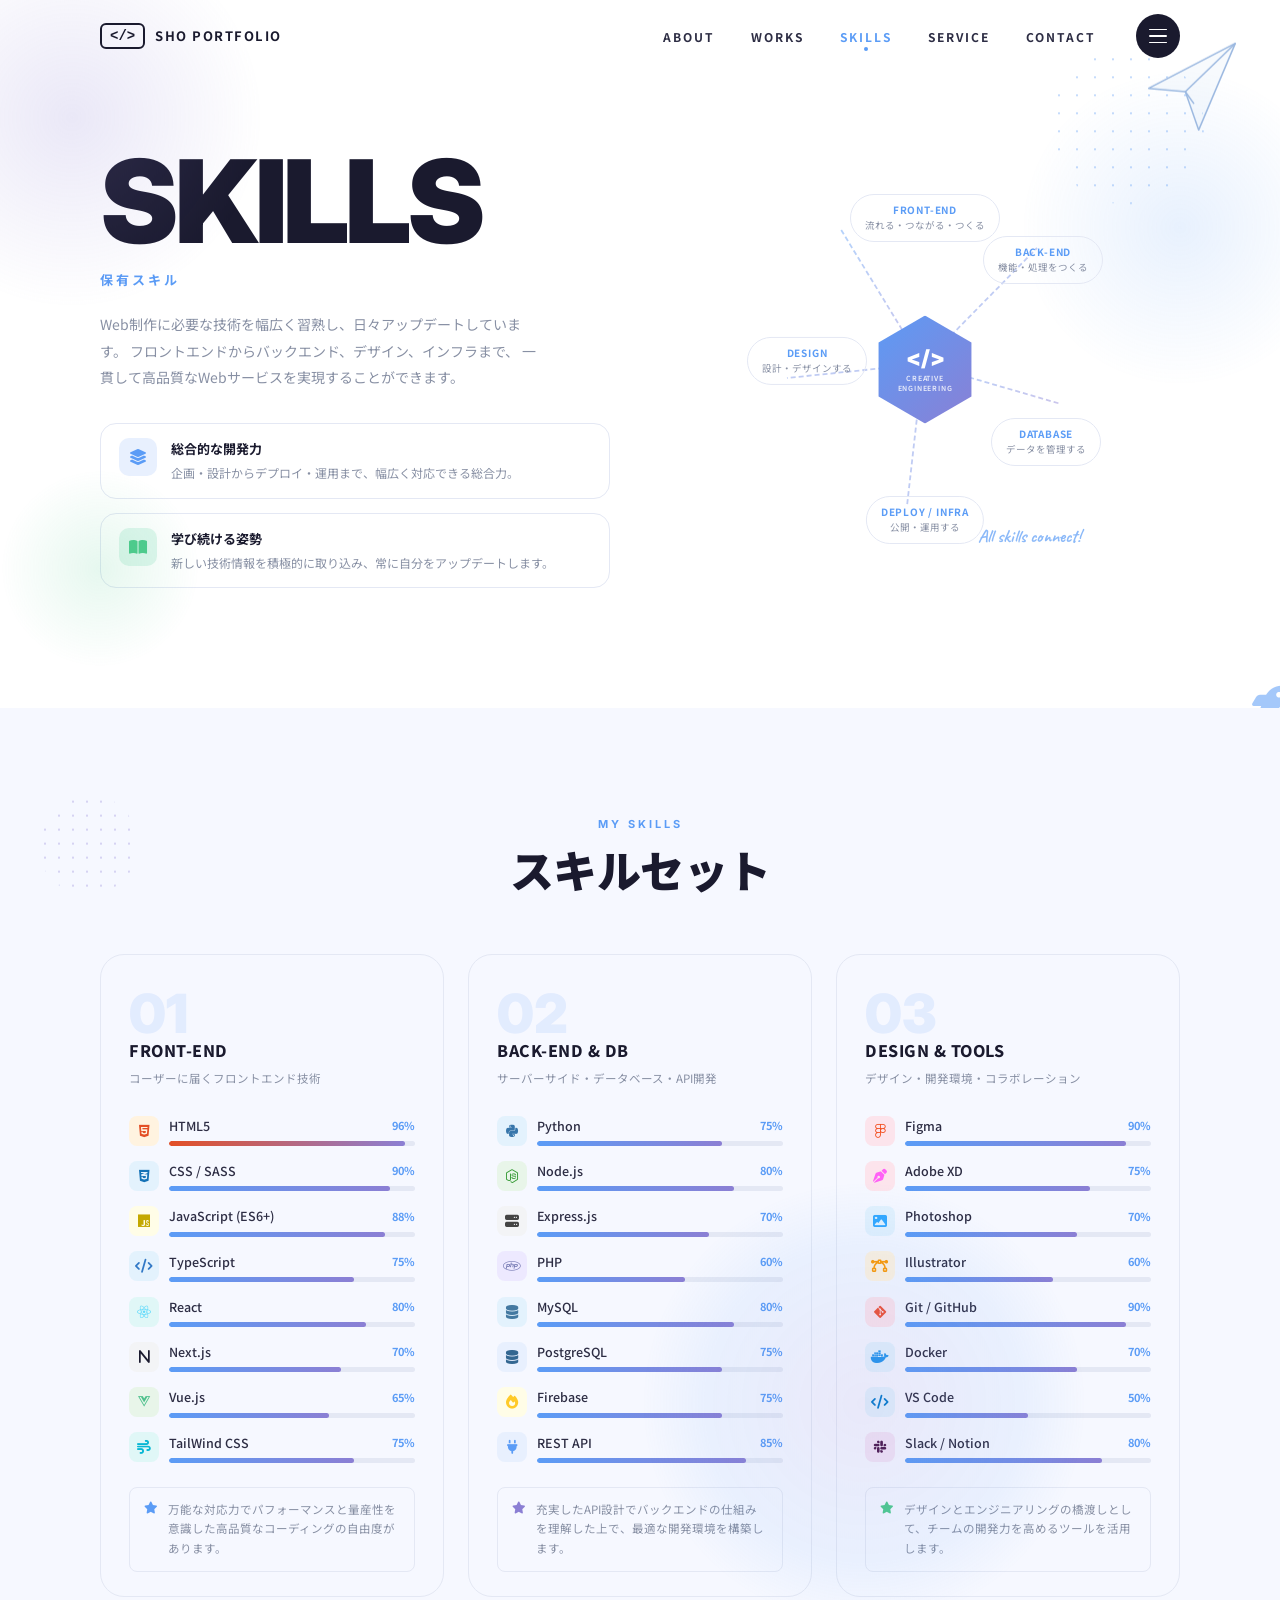
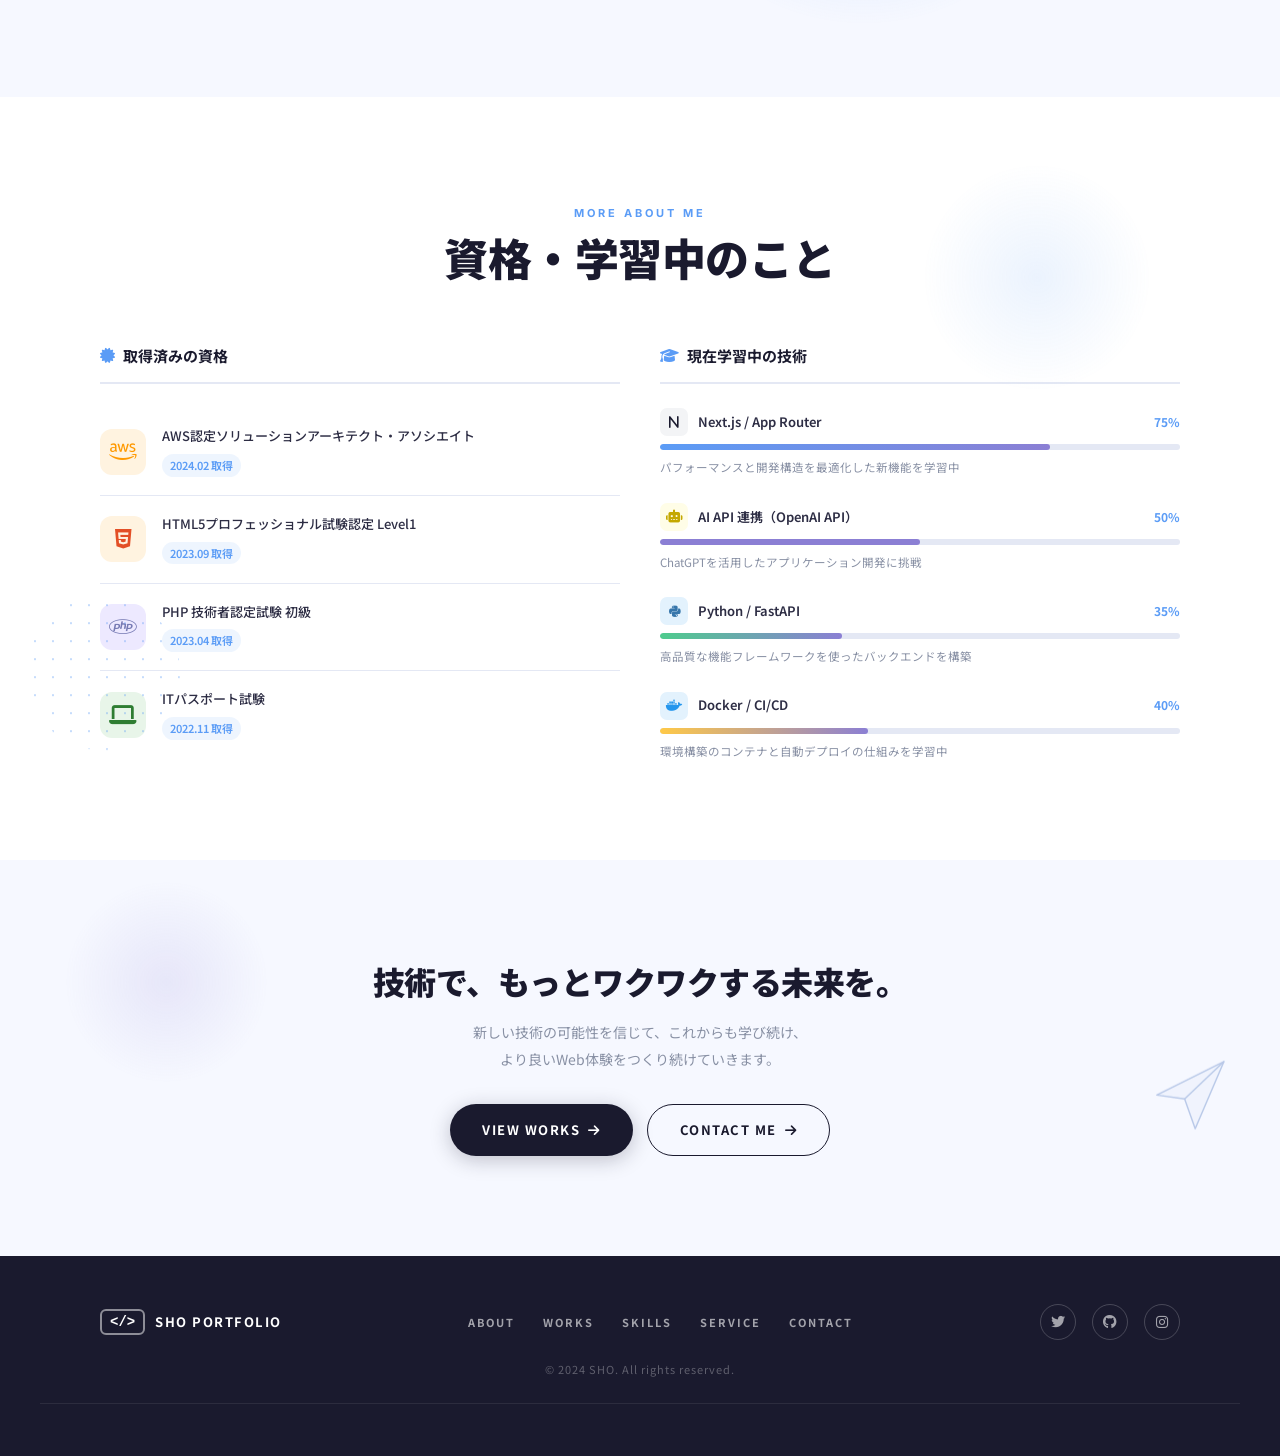
<file: portfoliov3/skills.html>
<!DOCTYPE html>
<html lang="ja">
<head>
  <meta charset="UTF-8">
  <meta name="viewport" content="width=device-width, initial-scale=1.0">
  <title>SKILLS | SHO PORTFOLIO</title>
  <meta name="description" content="SHOの保有スキル・使用技術・資格・学習中の技術をご紹介します。">
  <link rel="preconnect" href="https://fonts.googleapis.com">
  <link rel="preconnect" href="https://fonts.gstatic.com" crossorigin>
  <link href="https://fonts.googleapis.com/css2?family=Noto+Sans+JP:wght@300;400;500;700;900&family=Inter:wght@300;400;500;600;700;900&family=Caveat:wght@700&display=swap" rel="stylesheet">
  <link rel="stylesheet" href="https://cdnjs.cloudflare.com/ajax/libs/font-awesome/6.5.1/css/all.min.css">
  <link rel="stylesheet" href="css/style.css">
</head>
<body class="page-skills">

  <!-- ============================
       HEADER
  ============================= -->
  <header class="header" id="header">
    <div class="container header-inner">
      <a href="index.html" class="logo">
        <span class="logo-bracket">&lt;/&gt;</span>
        <span class="logo-text">SHO PORTFOLIO</span>
      </a>
      <nav class="gnav" id="gnav">
        <ul class="gnav-list">
          <li><a href="about.html"   class="gnav-link">ABOUT</a></li>
          <li><a href="works.html"   class="gnav-link">WORKS</a></li>
          <li><a href="skills.html"  class="gnav-link">SKILLS</a></li>
          <li><a href="service.html" class="gnav-link">SERVICE</a></li>
          <li><a href="#contact"     class="gnav-link">CONTACT</a></li>
        </ul>
      </nav>
      <button class="menu-toggle" id="menuToggle" aria-label="メニューを開く" aria-expanded="false">
        <span class="menu-toggle-icon">
          <span class="bar"></span><span class="bar"></span><span class="bar"></span>
        </span>
      </button>
    </div>
  </header>

  <!-- FULLSCREEN MENU -->
  <div class="fullscreen-nav" id="fullscreenNav" aria-hidden="true">
    <div class="fullscreen-nav-bg"></div>
    <div class="fullscreen-nav-inner">
      <nav class="fullscreen-menu-nav">
        <ul>
          <li class="fn-item" style="--i:1"><a href="index.html"  class="fn-link"><span class="fn-num">00.</span>TOP</a></li>
          <li class="fn-item" style="--i:2"><a href="about.html"  class="fn-link"><span class="fn-num">01.</span>ABOUT</a></li>
          <li class="fn-item" style="--i:3"><a href="works.html"  class="fn-link"><span class="fn-num">02.</span>WORKS</a></li>
          <li class="fn-item" style="--i:4"><a href="skills.html" class="fn-link"><span class="fn-num">03.</span>SKILLS</a></li>
          <li class="fn-item" style="--i:5"><a href="service.html"class="fn-link"><span class="fn-num">04.</span>SERVICE</a></li>
          <li class="fn-item" style="--i:6"><a href="#contact"    class="fn-link"><span class="fn-num">05.</span>CONTACT</a></li>
        </ul>
      </nav>
      <div class="fullscreen-nav-footer">
        <div class="fn-social">
          <a href="#" class="fn-social-link" aria-label="Twitter"><i class="fab fa-twitter"></i></a>
          <a href="#" class="fn-social-link" aria-label="GitHub"><i class="fab fa-github"></i></a>
          <a href="#" class="fn-social-link" aria-label="Instagram"><i class="fab fa-instagram"></i></a>
        </div>
        <p class="fn-copy">&copy; 2024 SHO. All rights reserved.</p>
      </div>
    </div>
  </div>

  <main>

    <!-- ============================
         HERO – SKILLS
    ============================= -->
    <section class="skills-hero">
      <div class="deco deco-blob-purple"  data-parallax="-0.06" aria-hidden="true"></div>
      <div class="deco deco-blob-blue"    data-parallax="0.04"  aria-hidden="true"></div>
      <div class="deco deco-dots"         data-parallax="0.07"  aria-hidden="true"></div>
      <div class="deco deco-airplane"     data-parallax="-0.09" aria-hidden="true">
        <svg viewBox="0 0 120 120" fill="none"><path d="M8 62 L112 8 L68 112 L52 66 Z" stroke="#9bb8e0" stroke-width="1.8" stroke-linejoin="round" fill="rgba(155,184,224,0.08)"/><path d="M52 66 L112 8" stroke="#9bb8e0" stroke-width="1.8"/><path d="M52 66 L62 80" stroke="#9bb8e0" stroke-width="1.8" stroke-linecap="round"/></svg>
      </div>
      <div class="deco deco-blob-green"   data-parallax="0.05"  aria-hidden="true" style="bottom:5%;right:auto;left:auto;width:200px;height:200px;top:auto"></div>

      <div class="container skills-hero-inner">

        <!-- 左：タイトル＋特徴 -->
        <div class="skills-hero-content" data-animate="fade-up">
          <h1 class="skills-page-title">SKILLS</h1>
          <p class="skills-page-subtitle">保有スキル</p>
          <p class="skills-hero-desc">
            Web制作に必要な技術を幅広く習熟し、日々アップデートしています。
            フロントエンドからバックエンド、デザイン、インフラまで、
            一貫して高品質なWebサービスを実現することができます。
          </p>

          <div class="skills-features">
            <div class="skills-feature-card" data-animate="fade-up" data-delay="120">
              <span class="sf-icon" style="--sf-bg:#e8f0fe;--sf-clr:#5b9cf6"><i class="fas fa-layer-group"></i></span>
              <div>
                <h4 class="sf-title">総合的な開発力</h4>
                <p class="sf-desc">企画・設計からデプロイ・運用まで、幅広く対応できる総合力。</p>
              </div>
            </div>
            <div class="skills-feature-card" data-animate="fade-up" data-delay="200">
              <span class="sf-icon" style="--sf-bg:#e0f7ee;--sf-clr:#4ecb8d"><i class="fas fa-book-open"></i></span>
              <div>
                <h4 class="sf-title">学び続ける姿勢</h4>
                <p class="sf-desc">新しい技術情報を積極的に取り込み、常に自分をアップデートします。</p>
              </div>
            </div>
          </div>

          <!-- 浮遊ロケットアイコン -->
          <div class="skills-rocket float-anim" aria-hidden="true">
            <i class="fas fa-rocket"></i>
          </div>
        </div>

        <!-- 右：スキルホイール -->
        <div class="skills-wheel-wrap" data-animate="fade-up" data-delay="200" aria-label="スキル分野の相関図">
          <div class="sw-container">

            <!-- SVG 接続ライン -->
            <svg class="sw-svg" viewBox="0 0 360 380" fill="none" aria-hidden="true">
              <defs>
                <linearGradient id="lg1" x1="0" y1="0" x2="1" y2="1">
                  <stop offset="0%" stop-color="#5b9cf6" stop-opacity="0.45"/>
                  <stop offset="100%" stop-color="#8b7fd4" stop-opacity="0.45"/>
                </linearGradient>
              </defs>
              <!-- Center(178,178) → FRONT-END(80,30) -->
              <line x1="178" y1="178" x2="95"  y2="42"  stroke="url(#lg1)" stroke-width="1.8" stroke-dasharray="5,3"/>
              <!-- Center → BACK-END(292,55) -->
              <line x1="178" y1="178" x2="292" y2="62"  stroke="url(#lg1)" stroke-width="1.8" stroke-dasharray="5,3"/>
              <!-- Center → DATABASE(318,218) -->
              <line x1="178" y1="178" x2="316" y2="218" stroke="url(#lg1)" stroke-width="1.8" stroke-dasharray="5,3"/>
              <!-- Center → DEPLOY/INFRA(162,322) -->
              <line x1="178" y1="178" x2="162" y2="320" stroke="url(#lg1)" stroke-width="1.8" stroke-dasharray="5,3"/>
              <!-- Center → DESIGN(28,185) -->
              <line x1="178" y1="178" x2="42"  y2="192" stroke="url(#lg1)" stroke-width="1.8" stroke-dasharray="5,3"/>
            </svg>

            <!-- 中央ノード -->
            <div class="sw-center">
              <span class="sw-code">&lt;/&gt;</span>
              <span class="sw-label">CREATIVE<br>ENGINEERING</span>
            </div>

            <!-- FRONT-END (上) -->
            <div class="sw-node sw-node-top" data-sw-delay="0">
              <span class="sw-node-title">FRONT-END</span>
              <span class="sw-node-desc">流れる・つながる・つくる</span>
            </div>
            <!-- BACK-END (右上) -->
            <div class="sw-node sw-node-topright" data-sw-delay="100">
              <span class="sw-node-title">BACK-END</span>
              <span class="sw-node-desc">機能・処理をつくる</span>
            </div>
            <!-- DATABASE (右下) -->
            <div class="sw-node sw-node-bottomright" data-sw-delay="200">
              <span class="sw-node-title">DATABASE</span>
              <span class="sw-node-desc">データを管理する</span>
            </div>
            <!-- DEPLOY/INFRA (下) -->
            <div class="sw-node sw-node-bottom" data-sw-delay="300">
              <span class="sw-node-title">DEPLOY / INFRA</span>
              <span class="sw-node-desc">公開・運用する</span>
            </div>
            <!-- DESIGN (左) -->
            <div class="sw-node sw-node-left" data-sw-delay="400">
              <span class="sw-node-title">DESIGN</span>
              <span class="sw-node-desc">設計・デザインする</span>
            </div>

            <!-- All skills connect! -->
            <span class="sw-script" aria-hidden="true">All skills connect!</span>
          </div>
        </div>

      </div>
    </section>

    <!-- ============================
         スキルセット
    ============================= -->
    <section class="skills-set section">
      <div class="deco deco-blob-lavender" data-parallax="-0.03" aria-hidden="true"></div>
      <div class="deco deco-dots-sm"       data-parallax="0.05"  aria-hidden="true" style="top:5%;right:3%;bottom:auto"></div>
      <div class="container">

        <div class="section-header" data-animate="fade-up">
          <p class="section-label">My Skills</p>
          <h2 class="section-title">スキルセット</h2>
        </div>

        <div class="skill-cols-grid">

          <!-- ========== 01 FRONT-END ========== -->
          <div class="skill-col-card" data-animate="fade-up" data-delay="0">
            <div class="skill-col-header">
              <span class="skill-col-num">01</span>
              <h3 class="skill-col-title">FRONT-END</h3>
              <p class="skill-col-subtitle">コーザーに届くフロントエンド技術</p>
            </div>
            <div class="skill-list">

              <div class="skill-item">
                <span class="skill-icon-wrap" style="--si-bg:#fff3e0;--si-c:#E34F26"><i class="fab fa-html5"></i></span>
                <div class="skill-info">
                  <div class="skill-name-row"><span class="skill-name">HTML5</span><span class="skill-pct">96%</span></div>
                  <div class="skill-track"><div class="skill-fill" data-pct="96" data-delay="0" style="--bar-clr:#E34F26"></div></div>
                </div>
              </div>

              <div class="skill-item">
                <span class="skill-icon-wrap" style="--si-bg:#e3f2fd;--si-c:#1572B6"><i class="fab fa-css3-alt"></i></span>
                <div class="skill-info">
                  <div class="skill-name-row"><span class="skill-name">CSS / SASS</span><span class="skill-pct">90%</span></div>
                  <div class="skill-track"><div class="skill-fill" data-pct="90" data-delay="80"></div></div>
                </div>
              </div>

              <div class="skill-item">
                <span class="skill-icon-wrap" style="--si-bg:#fffde7;--si-c:#c4a800"><i class="fab fa-js"></i></span>
                <div class="skill-info">
                  <div class="skill-name-row"><span class="skill-name">JavaScript (ES6+)</span><span class="skill-pct">88%</span></div>
                  <div class="skill-track"><div class="skill-fill" data-pct="88" data-delay="160"></div></div>
                </div>
              </div>

              <div class="skill-item">
                <span class="skill-icon-wrap" style="--si-bg:#e3f2fd;--si-c:#3178C6"><i class="fas fa-code"></i></span>
                <div class="skill-info">
                  <div class="skill-name-row"><span class="skill-name">TypeScript</span><span class="skill-pct">75%</span></div>
                  <div class="skill-track"><div class="skill-fill" data-pct="75" data-delay="240"></div></div>
                </div>
              </div>

              <div class="skill-item">
                <span class="skill-icon-wrap" style="--si-bg:#e0f7f7;--si-c:#61DAFB"><i class="fab fa-react"></i></span>
                <div class="skill-info">
                  <div class="skill-name-row"><span class="skill-name">React</span><span class="skill-pct">80%</span></div>
                  <div class="skill-track"><div class="skill-fill" data-pct="80" data-delay="320"></div></div>
                </div>
              </div>

              <div class="skill-item">
                <span class="skill-icon-wrap" style="--si-bg:#f3f4f6;--si-c:#1a1a2e"><i class="fas fa-n"></i></span>
                <div class="skill-info">
                  <div class="skill-name-row"><span class="skill-name">Next.js</span><span class="skill-pct">70%</span></div>
                  <div class="skill-track"><div class="skill-fill" data-pct="70" data-delay="400"></div></div>
                </div>
              </div>

              <div class="skill-item">
                <span class="skill-icon-wrap" style="--si-bg:#e8f5e9;--si-c:#4FC08D"><i class="fab fa-vuejs"></i></span>
                <div class="skill-info">
                  <div class="skill-name-row"><span class="skill-name">Vue.js</span><span class="skill-pct">65%</span></div>
                  <div class="skill-track"><div class="skill-fill" data-pct="65" data-delay="480"></div></div>
                </div>
              </div>

              <div class="skill-item">
                <span class="skill-icon-wrap" style="--si-bg:#e0f7f7;--si-c:#06B6D4"><i class="fas fa-wind"></i></span>
                <div class="skill-info">
                  <div class="skill-name-row"><span class="skill-name">TailWind CSS</span><span class="skill-pct">75%</span></div>
                  <div class="skill-track"><div class="skill-fill" data-pct="75" data-delay="560"></div></div>
                </div>
              </div>
            </div>
            <div class="skill-col-note">
              <i class="fas fa-star" style="color:var(--clr-accent)"></i>
              <p>万能な対応力でパフォーマンスと量産性を意識した高品質なコーディングの自由度があります。</p>
            </div>
          </div>

          <!-- ========== 02 BACK-END & DB ========== -->
          <div class="skill-col-card" data-animate="fade-up" data-delay="100">
            <div class="skill-col-header">
              <span class="skill-col-num">02</span>
              <h3 class="skill-col-title">BACK-END &amp; DB</h3>
              <p class="skill-col-subtitle">サーバーサイド・データベース・API開発</p>
            </div>
            <div class="skill-list">

              <div class="skill-item">
                <span class="skill-icon-wrap" style="--si-bg:#e3f2fd;--si-c:#3776AB"><i class="fab fa-python"></i></span>
                <div class="skill-info">
                  <div class="skill-name-row"><span class="skill-name">Python</span><span class="skill-pct">75%</span></div>
                  <div class="skill-track"><div class="skill-fill" data-pct="75" data-delay="0"></div></div>
                </div>
              </div>

              <div class="skill-item">
                <span class="skill-icon-wrap" style="--si-bg:#e8f5e9;--si-c:#339933"><i class="fab fa-node-js"></i></span>
                <div class="skill-info">
                  <div class="skill-name-row"><span class="skill-name">Node.js</span><span class="skill-pct">80%</span></div>
                  <div class="skill-track"><div class="skill-fill" data-pct="80" data-delay="80"></div></div>
                </div>
              </div>

              <div class="skill-item">
                <span class="skill-icon-wrap" style="--si-bg:#f3f4f6;--si-c:#444"><i class="fas fa-server"></i></span>
                <div class="skill-info">
                  <div class="skill-name-row"><span class="skill-name">Express.js</span><span class="skill-pct">70%</span></div>
                  <div class="skill-track"><div class="skill-fill" data-pct="70" data-delay="160"></div></div>
                </div>
              </div>

              <div class="skill-item">
                <span class="skill-icon-wrap" style="--si-bg:#ede9ff;--si-c:#777BB4"><i class="fab fa-php"></i></span>
                <div class="skill-info">
                  <div class="skill-name-row"><span class="skill-name">PHP</span><span class="skill-pct">60%</span></div>
                  <div class="skill-track"><div class="skill-fill" data-pct="60" data-delay="240"></div></div>
                </div>
              </div>

              <div class="skill-item">
                <span class="skill-icon-wrap" style="--si-bg:#e3f2fd;--si-c:#4479A1"><i class="fas fa-database"></i></span>
                <div class="skill-info">
                  <div class="skill-name-row"><span class="skill-name">MySQL</span><span class="skill-pct">80%</span></div>
                  <div class="skill-track"><div class="skill-fill" data-pct="80" data-delay="320"></div></div>
                </div>
              </div>

              <div class="skill-item">
                <span class="skill-icon-wrap" style="--si-bg:#e8f0fe;--si-c:#336791"><i class="fas fa-database"></i></span>
                <div class="skill-info">
                  <div class="skill-name-row"><span class="skill-name">PostgreSQL</span><span class="skill-pct">75%</span></div>
                  <div class="skill-track"><div class="skill-fill" data-pct="75" data-delay="400"></div></div>
                </div>
              </div>

              <div class="skill-item">
                <span class="skill-icon-wrap" style="--si-bg:#fffde7;--si-c:#FFCA28"><i class="fas fa-fire"></i></span>
                <div class="skill-info">
                  <div class="skill-name-row"><span class="skill-name">Firebase</span><span class="skill-pct">75%</span></div>
                  <div class="skill-track"><div class="skill-fill" data-pct="75" data-delay="480"></div></div>
                </div>
              </div>

              <div class="skill-item">
                <span class="skill-icon-wrap" style="--si-bg:#e8f0fe;--si-c:#5b9cf6"><i class="fas fa-plug"></i></span>
                <div class="skill-info">
                  <div class="skill-name-row"><span class="skill-name">REST API</span><span class="skill-pct">85%</span></div>
                  <div class="skill-track"><div class="skill-fill" data-pct="85" data-delay="560"></div></div>
                </div>
              </div>
            </div>
            <div class="skill-col-note">
              <i class="fas fa-star" style="color:var(--clr-purple)"></i>
              <p>充実したAPI設計でバックエンドの仕組みを理解した上で、最適な開発環境を構築します。</p>
            </div>
          </div>

          <!-- ========== 03 DESIGN & TOOLS ========== -->
          <div class="skill-col-card" data-animate="fade-up" data-delay="200">
            <div class="skill-col-header">
              <span class="skill-col-num">03</span>
              <h3 class="skill-col-title">DESIGN &amp; TOOLS</h3>
              <p class="skill-col-subtitle">デザイン・開発環境・コラボレーション</p>
            </div>
            <div class="skill-list">

              <div class="skill-item">
                <span class="skill-icon-wrap" style="--si-bg:#fce4ec;--si-c:#F24E1E"><i class="fab fa-figma"></i></span>
                <div class="skill-info">
                  <div class="skill-name-row"><span class="skill-name">Figma</span><span class="skill-pct">90%</span></div>
                  <div class="skill-track"><div class="skill-fill" data-pct="90" data-delay="0"></div></div>
                </div>
              </div>

              <div class="skill-item">
                <span class="skill-icon-wrap" style="--si-bg:#fce4ec;--si-c:#FF61F6"><i class="fas fa-pen-nib"></i></span>
                <div class="skill-info">
                  <div class="skill-name-row"><span class="skill-name">Adobe XD</span><span class="skill-pct">75%</span></div>
                  <div class="skill-track"><div class="skill-fill" data-pct="75" data-delay="80"></div></div>
                </div>
              </div>

              <div class="skill-item">
                <span class="skill-icon-wrap" style="--si-bg:#e3f2fd;--si-c:#31A8FF"><i class="fas fa-image"></i></span>
                <div class="skill-info">
                  <div class="skill-name-row"><span class="skill-name">Photoshop</span><span class="skill-pct">70%</span></div>
                  <div class="skill-track"><div class="skill-fill" data-pct="70" data-delay="160"></div></div>
                </div>
              </div>

              <div class="skill-item">
                <span class="skill-icon-wrap" style="--si-bg:#fff3e0;--si-c:#FF9A00"><i class="fas fa-bezier-curve"></i></span>
                <div class="skill-info">
                  <div class="skill-name-row"><span class="skill-name">Illustrator</span><span class="skill-pct">60%</span></div>
                  <div class="skill-track"><div class="skill-fill" data-pct="60" data-delay="240"></div></div>
                </div>
              </div>

              <div class="skill-item">
                <span class="skill-icon-wrap" style="--si-bg:#fce4ec;--si-c:#F05032"><i class="fab fa-git-alt"></i></span>
                <div class="skill-info">
                  <div class="skill-name-row"><span class="skill-name">Git / GitHub</span><span class="skill-pct">90%</span></div>
                  <div class="skill-track"><div class="skill-fill" data-pct="90" data-delay="320"></div></div>
                </div>
              </div>

              <div class="skill-item">
                <span class="skill-icon-wrap" style="--si-bg:#e3f2fd;--si-c:#2496ED"><i class="fab fa-docker"></i></span>
                <div class="skill-info">
                  <div class="skill-name-row"><span class="skill-name">Docker</span><span class="skill-pct">70%</span></div>
                  <div class="skill-track"><div class="skill-fill" data-pct="70" data-delay="400"></div></div>
                </div>
              </div>

              <div class="skill-item">
                <span class="skill-icon-wrap" style="--si-bg:#e3f2fd;--si-c:#007ACC"><i class="fas fa-code"></i></span>
                <div class="skill-info">
                  <div class="skill-name-row"><span class="skill-name">VS Code</span><span class="skill-pct">50%</span></div>
                  <div class="skill-track"><div class="skill-fill" data-pct="50" data-delay="480"></div></div>
                </div>
              </div>

              <div class="skill-item">
                <span class="skill-icon-wrap" style="--si-bg:#f3e5f5;--si-c:#4A154B"><i class="fab fa-slack"></i></span>
                <div class="skill-info">
                  <div class="skill-name-row"><span class="skill-name">Slack / Notion</span><span class="skill-pct">80%</span></div>
                  <div class="skill-track"><div class="skill-fill" data-pct="80" data-delay="560"></div></div>
                </div>
              </div>
            </div>
            <div class="skill-col-note">
              <i class="fas fa-star" style="color:var(--clr-green)"></i>
              <p>デザインとエンジニアリングの橋渡しとして、チームの開発力を高めるツールを活用します。</p>
            </div>
          </div>

        </div><!-- /.skill-cols-grid -->
      </div>
    </section>

    <!-- ============================
         資格・学習中のこと
    ============================= -->
    <section class="skills-certifications section">
      <div class="deco deco-blob-blue-sm"   data-parallax="0.04"  aria-hidden="true"></div>
      <div class="deco deco-dots"           data-parallax="-0.03" aria-hidden="true" style="bottom:8%;left:2%;top:auto;right:auto"></div>
      <div class="container">

        <div class="section-header" data-animate="fade-up">
          <p class="section-label">More About Me</p>
          <h2 class="section-title">資格・学習中のこと</h2>
        </div>

        <div class="certifications-grid">

          <!-- 左：取得済み資格 -->
          <div class="cert-panel" data-animate="fade-up" data-delay="0">
            <h3 class="cert-panel-title">
              <i class="fas fa-certificate"></i> 取得済みの資格
            </h3>
            <div class="cert-list">

              <div class="cert-item">
                <div class="cert-logo" style="--cl-bg:#fff3e0;--cl-c:#FF9900">
                  <i class="fab fa-aws"></i>
                </div>
                <div class="cert-info">
                  <p class="cert-name">AWS認定ソリューションアーキテクト・アソシエイト</p>
                  <span class="cert-date">2024.02 取得</span>
                </div>
              </div>

              <div class="cert-item">
                <div class="cert-logo" style="--cl-bg:#fff3e0;--cl-c:#E34F26">
                  <i class="fab fa-html5"></i>
                </div>
                <div class="cert-info">
                  <p class="cert-name">HTML5プロフェッショナル試験認定 Level1</p>
                  <span class="cert-date">2023.09 取得</span>
                </div>
              </div>

              <div class="cert-item">
                <div class="cert-logo" style="--cl-bg:#ede9ff;--cl-c:#777BB4">
                  <i class="fab fa-php"></i>
                </div>
                <div class="cert-info">
                  <p class="cert-name">PHP 技術者認定試験 初級</p>
                  <span class="cert-date">2023.04 取得</span>
                </div>
              </div>

              <div class="cert-item">
                <div class="cert-logo" style="--cl-bg:#e8f5e9;--cl-c:#2e7d32">
                  <i class="fas fa-laptop"></i>
                </div>
                <div class="cert-info">
                  <p class="cert-name">ITパスポート試験</p>
                  <span class="cert-date">2022.11 取得</span>
                </div>
              </div>

            </div>
          </div>

          <!-- 右：学習中の技術 -->
          <div class="learning-panel" data-animate="fade-up" data-delay="120">
            <h3 class="cert-panel-title">
              <i class="fas fa-graduation-cap"></i> 現在学習中の技術
            </h3>
            <div class="learning-list">

              <div class="learning-item">
                <div class="learning-header-row">
                  <div class="learning-name-wrap">
                    <span class="learning-icon-wrap" style="--li-bg:#f3f4f6;--li-c:#1a1a2e"><i class="fas fa-n"></i></span>
                    <span class="learning-name">Next.js / App Router</span>
                  </div>
                  <span class="learning-pct">75%</span>
                </div>
                <div class="learning-track">
                  <div class="skill-fill learning-fill" data-pct="75" data-delay="0" style="--bar-clr:#5b9cf6"></div>
                </div>
                <p class="learning-desc">パフォーマンスと開発構造を最適化した新機能を学習中</p>
              </div>

              <div class="learning-item">
                <div class="learning-header-row">
                  <div class="learning-name-wrap">
                    <span class="learning-icon-wrap" style="--li-bg:#fffde7;--li-c:#c4a800"><i class="fas fa-robot"></i></span>
                    <span class="learning-name">AI API 連携（OpenAI API）</span>
                  </div>
                  <span class="learning-pct">50%</span>
                </div>
                <div class="learning-track">
                  <div class="skill-fill learning-fill" data-pct="50" data-delay="120" style="--bar-clr:#8b7fd4"></div>
                </div>
                <p class="learning-desc">ChatGPTを活用したアプリケーション開発に挑戦</p>
              </div>

              <div class="learning-item">
                <div class="learning-header-row">
                  <div class="learning-name-wrap">
                    <span class="learning-icon-wrap" style="--li-bg:#e3f2fd;--li-c:#3776AB"><i class="fab fa-python"></i></span>
                    <span class="learning-name">Python / FastAPI</span>
                  </div>
                  <span class="learning-pct">35%</span>
                </div>
                <div class="learning-track">
                  <div class="skill-fill learning-fill" data-pct="35" data-delay="240" style="--bar-clr:#4ecb8d"></div>
                </div>
                <p class="learning-desc">高品質な機能フレームワークを使ったバックエンドを構築</p>
              </div>

              <div class="learning-item">
                <div class="learning-header-row">
                  <div class="learning-name-wrap">
                    <span class="learning-icon-wrap" style="--li-bg:#e3f2fd;--li-c:#2496ED"><i class="fab fa-docker"></i></span>
                    <span class="learning-name">Docker / CI/CD</span>
                  </div>
                  <span class="learning-pct">40%</span>
                </div>
                <div class="learning-track">
                  <div class="skill-fill learning-fill" data-pct="40" data-delay="360" style="--bar-clr:#ffc947"></div>
                </div>
                <p class="learning-desc">環境構築のコンテナと自動デプロイの仕組みを学習中</p>
              </div>

            </div>
          </div>

        </div><!-- /.certifications-grid -->
      </div>
    </section>

    <!-- ============================
         CTA
    ============================= -->
    <section class="section skills-cta-section" id="contact">
      <div class="deco deco-blob-purple-sm" data-parallax="-0.06" aria-hidden="true"></div>
      <div class="deco deco-airplane-2"     data-parallax="0.08"  aria-hidden="true">
        <svg viewBox="0 0 80 80" fill="none"><path d="M5 40 L75 5 L45 75 L34 44 Z" stroke="#b8c8e8" stroke-width="1.5" stroke-linejoin="round" fill="rgba(184,200,232,0.1)"/><path d="M34 44 L75 5" stroke="#b8c8e8" stroke-width="1.5"/></svg>
      </div>
      <div class="container skills-cta-inner">
        <div class="skills-cta-content" data-animate="fade-up">
          <h2 class="skills-cta-title">技術で、もっとワクワクする未来を。</h2>
          <p class="skills-cta-desc">
            新しい技術の可能性を信じて、これからも学び続け、<br>
            より良いWeb体験をつくり続けていきます。
          </p>
          <div class="skills-cta-buttons">
            <a href="works.html"                    class="btn btn-primary">VIEW WORKS <i class="fas fa-arrow-right"></i></a>
            <a href="mailto:contact@example.com"    class="btn btn-ghost">CONTACT ME <i class="fas fa-arrow-right"></i></a>
          </div>
        </div>
      </div>
    </section>

  </main>

  <!-- FOOTER -->
  <footer class="footer">
    <div class="container footer-inner">
      <a href="index.html" class="logo">
        <span class="logo-bracket">&lt;/&gt;</span>
        <span class="logo-text">SHO PORTFOLIO</span>
      </a>
      <nav class="footer-nav" aria-label="フッターナビゲーション">
        <a href="about.html">ABOUT</a>
        <a href="works.html">WORKS</a>
        <a href="skills.html">SKILLS</a>
        <a href="service.html">SERVICE</a>
        <a href="#contact">CONTACT</a>
      </nav>
      <div class="footer-social">
        <a href="#" aria-label="Twitter"><i class="fab fa-twitter"></i></a>
        <a href="#" aria-label="GitHub"><i class="fab fa-github"></i></a>
        <a href="#" aria-label="Instagram"><i class="fab fa-instagram"></i></a>
      </div>
      <p class="footer-copy">&copy; 2024 SHO. All rights reserved.</p>
    </div>
  </footer>

  <script src="js/main.js"></script>
</body>
</html>
</file>
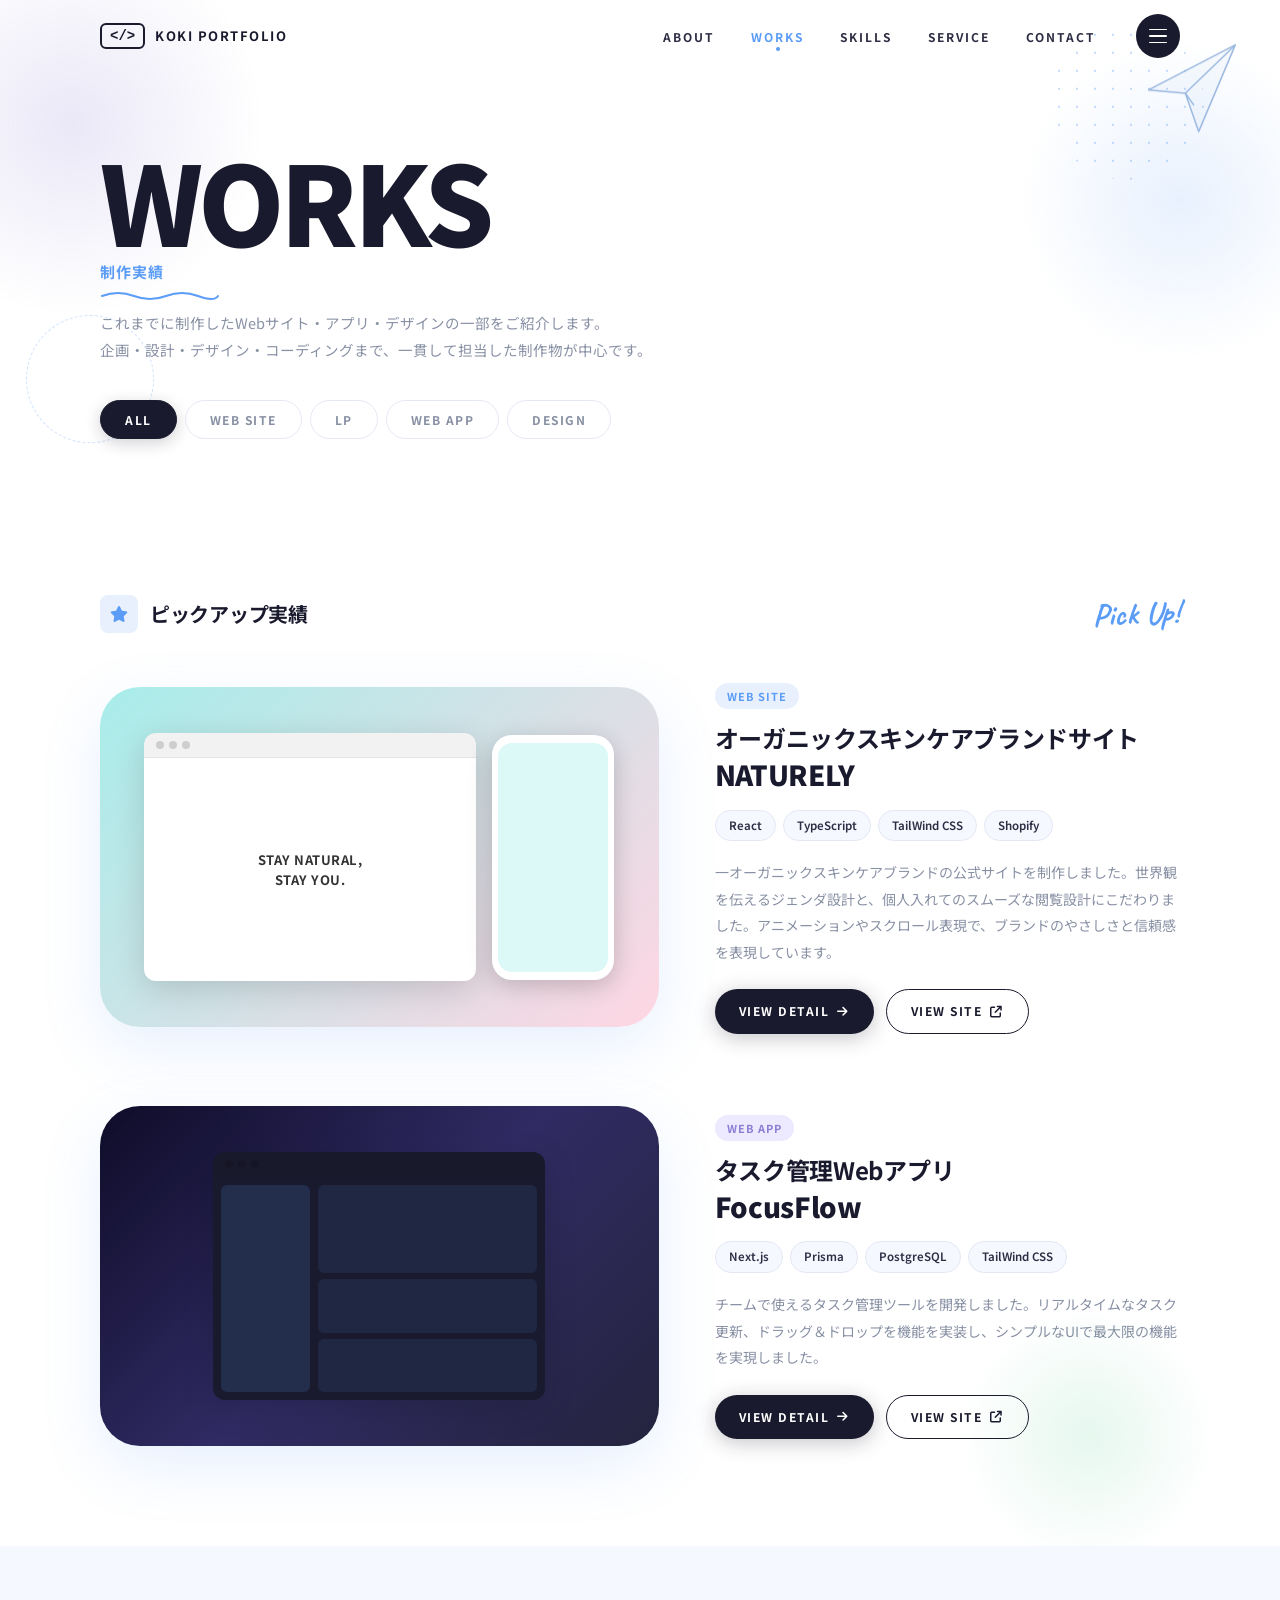
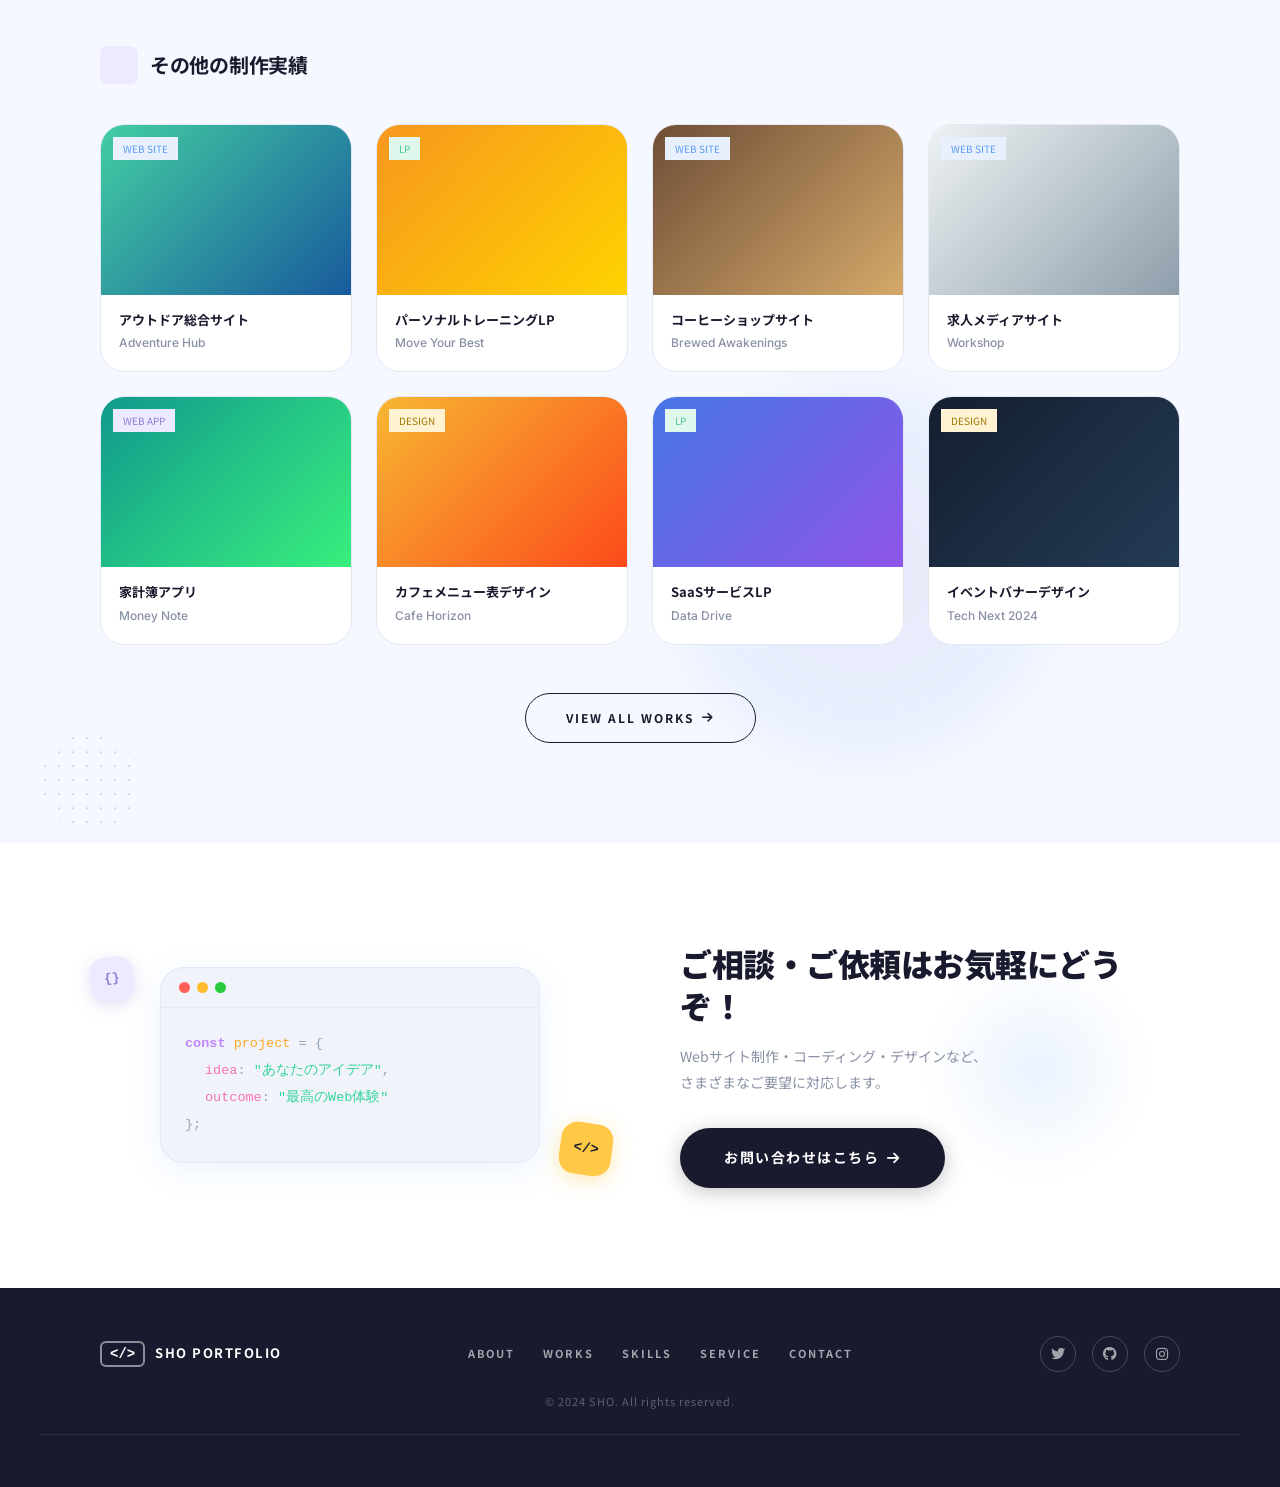
<file: portfoliov3/works.html>
<!DOCTYPE html>
<html lang="ja">
<head>
  <meta charset="UTF-8">
  <meta name="viewport" content="width=device-width, initial-scale=1.0">
  <title>WORKS | KOKI PORTFOLIO</title>
  <meta name="description" content="SHOが手がけたWebサイト・アプリ・デザインの制作実績をご紹介します。">
  <link rel="preconnect" href="https://fonts.googleapis.com">
  <link rel="preconnect" href="https://fonts.gstatic.com" crossorigin>
  <link href="https://fonts.googleapis.com/css2?family=Noto+Sans+JP:wght@300;400;500;700;900&family=Inter:wght@300;400;500;600;700;900&family=Caveat:wght@700&display=swap" rel="stylesheet">
  <link rel="stylesheet" href="https://cdnjs.cloudflare.com/ajax/libs/font-awesome/6.5.1/css/all.min.css">
  <link rel="stylesheet" href="css/style.css">
</head>
<body class="page-works">

  <!-- ============================
       HEADER
  ============================= -->
  <header class="header" id="header">
    <div class="container header-inner">
      <a href="index.html" class="logo">
        <span class="logo-bracket">&lt;/&gt;</span>
        <span class="logo-text">KOKI PORTFOLIO</span>
      </a>
      <nav class="gnav" id="gnav">
        <ul class="gnav-list">
          <li><a href="about.html"   class="gnav-link">ABOUT</a></li>
          <li><a href="works.html"   class="gnav-link">WORKS</a></li>
          <li><a href="skills.html"  class="gnav-link">SKILLS</a></li>
          <li><a href="service.html" class="gnav-link">SERVICE</a></li>
          <li><a href="#contact"     class="gnav-link">CONTACT</a></li>
        </ul>
      </nav>
      <button class="menu-toggle" id="menuToggle" aria-label="メニューを開く" aria-expanded="false">
        <span class="menu-toggle-icon">
          <span class="bar"></span><span class="bar"></span><span class="bar"></span>
        </span>
      </button>
    </div>
  </header>

  <!-- FULLSCREEN MENU -->
  <div class="fullscreen-nav" id="fullscreenNav" aria-hidden="true">
    <div class="fullscreen-nav-bg"></div>
    <div class="fullscreen-nav-inner">
      <nav class="fullscreen-menu-nav">
        <ul>
          <li class="fn-item" style="--i:1"><a href="index.html" class="fn-link"><span class="fn-num">00.</span>TOP</a></li>
          <li class="fn-item" style="--i:2"><a href="about.html" class="fn-link"><span class="fn-num">01.</span>ABOUT</a></li>
          <li class="fn-item" style="--i:3"><a href="works.html" class="fn-link"><span class="fn-num">02.</span>WORKS</a></li>
          <li class="fn-item" style="--i:4"><a href="skills.html" class="fn-link"><span class="fn-num">03.</span>SKILLS</a></li>
          <li class="fn-item" style="--i:5"><a href="service.html" class="fn-link"><span class="fn-num">04.</span>SERVICE</a></li>
          <li class="fn-item" style="--i:6"><a href="#contact" class="fn-link"><span class="fn-num">05.</span>CONTACT</a></li>
        </ul>
      </nav>
      <div class="fullscreen-nav-footer">
        <div class="fn-social">
          <a href="#" class="fn-social-link" aria-label="Twitter"><i class="fab fa-twitter"></i></a>
          <a href="#" class="fn-social-link" aria-label="GitHub"><i class="fab fa-github"></i></a>
          <a href="#" class="fn-social-link" aria-label="Instagram"><i class="fab fa-instagram"></i></a>
        </div>
        <p class="fn-copy">&copy; 2026 KOKI. All rights reserved.</p>
      </div>
    </div>
  </div>

  <main>

    <!-- ============================
         HERO – WORKS
    ============================= -->
    <section class="works-hero">
      <div class="deco deco-blob-purple"  data-parallax="-0.06" aria-hidden="true"></div>
      <div class="deco deco-blob-blue"    data-parallax="0.04"  aria-hidden="true"></div>
      <div class="deco deco-dots"         data-parallax="0.07"  aria-hidden="true"></div>
      <div class="deco deco-circle"       data-parallax="-0.04" aria-hidden="true"></div>
      <div class="deco deco-airplane"     data-parallax="-0.09" aria-hidden="true">
        <svg viewBox="0 0 120 120" fill="none"><path d="M8 62 L112 8 L68 112 L52 66 Z" stroke="#9bb8e0" stroke-width="1.8" stroke-linejoin="round" fill="rgba(155,184,224,0.08)"/><path d="M52 66 L112 8" stroke="#9bb8e0" stroke-width="1.8"/><path d="M52 66 L62 80" stroke="#9bb8e0" stroke-width="1.8" stroke-linecap="round"/></svg>
      </div>

      <div class="container works-hero-inner">
        <div class="works-hero-content" data-animate="fade-up">
          <h1 class="works-page-title">WORKS</h1>
          <p class="works-page-subtitle">
            制作実績
            <svg class="works-title-squiggle" viewBox="0 0 120 12" fill="none"><path d="M2 7 Q18 1 34 7 Q50 13 66 7 Q82 1 98 7 Q114 13 118 7" stroke="#5b9cf6" stroke-width="2" fill="none" stroke-linecap="round"/></svg>
          </p>
          <p class="works-hero-desc">
            これまでに制作したWebサイト・アプリ・デザインの一部をご紹介します。<br>
            企画・設計・デザイン・コーディングまで、一貫して担当した制作物が中心です。
          </p>
        </div>

        <!-- フィルタータブ -->
        <div class="works-filter" data-animate="fade-up" data-delay="150" role="tablist" aria-label="作品カテゴリーフィルター">
          <button class="filter-tab active" data-filter="all"     role="tab" aria-selected="true">ALL</button>
          <button class="filter-tab"        data-filter="webSite" role="tab" aria-selected="false">WEB SITE</button>
          <button class="filter-tab"        data-filter="lp"      role="tab" aria-selected="false">LP</button>
          <button class="filter-tab"        data-filter="webApp"  role="tab" aria-selected="false">WEB APP</button>
          <button class="filter-tab"        data-filter="design"  role="tab" aria-selected="false">DESIGN</button>
        </div>
      </div>
    </section>

    <!-- ============================
         ピックアップ実績
    ============================= -->
    <section class="pickup-section section" id="pickupSection">
      <div class="deco deco-blob-green"  data-parallax="0.03" aria-hidden="true"></div>
      <div class="container">

        <div class="pickup-heading-row" data-animate="fade-up">
          <div class="icon-section-heading" style="margin-bottom:0">
            <span class="icon-sh-badge" style="--sh-clr:#e8f0fe;--sh-icon:#5b9cf6"><i class="fas fa-star"></i></span>
            <h2 class="icon-sh-text">ピックアップ実績</h2>
          </div>
          <span class="pickup-script">Pick Up!</span>
        </div>

        <!-- Work 1: NATURELY (image left / info right) -->
        <div class="pickup-item" data-category="webSite" data-animate="fade-up" data-delay="80">
          <div class="pickup-item-img-wrap">
            <!-- 差し替え: <img src="images/works/naturely.jpg" alt="NATURELY"> -->
            <div class="pickup-mockup-placeholder naturely-bg">
              <div class="mockup-screen">
                <div class="mockup-bar">
                  <span class="m-dot"></span><span class="m-dot"></span><span class="m-dot"></span>
                </div>
                <div class="mockup-content">
                  <p class="mockup-tagline">STAY NATURAL,<br>STAY YOU.</p>
                </div>
              </div>
              <div class="mockup-phone-wrap">
                <div class="mockup-phone">
                  <div class="mockup-phone-inner"></div>
                </div>
              </div>
            </div>
          </div>
          <div class="pickup-item-info">
            <span class="tag tag-blue">WEB SITE</span>
            <h3 class="pickup-title">オーガニックスキンケアブランドサイト<br><em class="pickup-brand">NATURELY</em></h3>
            <div class="tech-stack">
              <span class="tech-badge">React</span>
              <span class="tech-badge">TypeScript</span>
              <span class="tech-badge">TailWind CSS</span>
              <span class="tech-badge">Shopify</span>
            </div>
            <p class="pickup-desc">
              一オーガニックスキンケアブランドの公式サイトを制作しました。世界観を伝えるジェンダ設計と、個人入れてのスムーズな閲覧設計にこだわりました。アニメーションやスクロール表現で、ブランドのやさしさと信頼感を表現しています。
            </p>
            <div class="pickup-actions">
              <a href="#" class="btn btn-primary btn-sm">VIEW DETAIL <i class="fas fa-arrow-right"></i></a>
              <a href="#" class="btn btn-ghost btn-sm">VIEW SITE <i class="fas fa-arrow-up-right-from-square"></i></a>
            </div>
          </div>
        </div>

        <!-- Work 2: FocusFlow (info left / image right) -->
        <div class="pickup-item pickup-reverse" data-category="webApp" data-animate="fade-up" data-delay="80">
          <div class="pickup-item-info">
            <span class="tag tag-purple">WEB APP</span>
            <h3 class="pickup-title">タスク管理Webアプリ<br><em class="pickup-brand">FocusFlow</em></h3>
            <div class="tech-stack">
              <span class="tech-badge">Next.js</span>
              <span class="tech-badge">Prisma</span>
              <span class="tech-badge">PostgreSQL</span>
              <span class="tech-badge">TailWind CSS</span>
            </div>
            <p class="pickup-desc">
              チームで使えるタスク管理ツールを開発しました。リアルタイムなタスク更新、ドラッグ＆ドロップを機能を実装し、シンプルなUIで最大限の機能を実現しました。
            </p>
            <div class="pickup-actions">
              <a href="#" class="btn btn-primary btn-sm">VIEW DETAIL <i class="fas fa-arrow-right"></i></a>
              <a href="#" class="btn btn-ghost btn-sm">VIEW SITE <i class="fas fa-arrow-up-right-from-square"></i></a>
            </div>
          </div>
          <div class="pickup-item-img-wrap">
            <div class="pickup-mockup-placeholder focusflow-bg">
              <div class="mockup-screen mockup-dark">
                <div class="mockup-bar">
                  <span class="m-dot"></span><span class="m-dot"></span><span class="m-dot"></span>
                </div>
                <div class="mockup-content mockup-dashboard">
                  <div class="dash-sidebar"></div>
                  <div class="dash-main">
                    <div class="dash-card"></div>
                    <div class="dash-card dash-card-sm"></div>
                    <div class="dash-card dash-card-sm"></div>
                  </div>
                </div>
              </div>
            </div>
          </div>
        </div>

      </div>
    </section>

    <!-- ============================
         その他の制作実績
    ============================= -->
    <section class="other-works-section section">
      <div class="deco deco-blob-lavender" data-parallax="-0.03" aria-hidden="true"></div>
      <div class="deco deco-dots-sm"       data-parallax="0.05"  aria-hidden="true" style="bottom:10%;left:3%;top:auto"></div>
      <div class="container">

        <div class="icon-section-heading" data-animate="fade-up">
          <span class="icon-sh-badge" style="--sh-clr:#ede9ff;--sh-icon:#8b7fd4"><i class="fas fa-grid-2"></i></span>
          <h2 class="icon-sh-text">その他の制作実績</h2>
        </div>

        <div class="works-grid" id="worksGrid">

          <!-- 1: Adventure Hub -->
          <div class="works-card" data-category="webSite" data-animate="scale-up" data-delay="0">
            <div class="works-card-img" style="--wc-bg:linear-gradient(135deg,#43cea2,#185a9d)">
              <span class="works-card-tag tag-blue">WEB SITE</span>
              <div class="works-card-overlay"><i class="fas fa-arrow-up-right-from-square"></i></div>
            </div>
            <div class="works-card-body">
              <p class="works-card-title">アウトドア総合サイト</p>
              <p class="works-card-name">Adventure Hub</p>
            </div>
          </div>

          <!-- 2: Move Your Best -->
          <div class="works-card" data-category="lp" data-animate="scale-up" data-delay="60">
            <div class="works-card-img" style="--wc-bg:linear-gradient(135deg,#f7971e,#ffd200)">
              <span class="works-card-tag tag-green">LP</span>
              <div class="works-card-overlay"><i class="fas fa-arrow-up-right-from-square"></i></div>
            </div>
            <div class="works-card-body">
              <p class="works-card-title">パーソナルトレーニングLP</p>
              <p class="works-card-name">Move Your Best</p>
            </div>
          </div>

          <!-- 3: Brewed Awakenings -->
          <div class="works-card" data-category="webSite" data-animate="scale-up" data-delay="120">
            <div class="works-card-img" style="--wc-bg:linear-gradient(135deg,#6f4e37,#d4a96a)">
              <span class="works-card-tag tag-blue">WEB SITE</span>
              <div class="works-card-overlay"><i class="fas fa-arrow-up-right-from-square"></i></div>
            </div>
            <div class="works-card-body">
              <p class="works-card-title">コーヒーショップサイト</p>
              <p class="works-card-name">Brewed Awakenings</p>
            </div>
          </div>

          <!-- 4: Workshop -->
          <div class="works-card" data-category="webSite" data-animate="scale-up" data-delay="180">
            <div class="works-card-img" style="--wc-bg:linear-gradient(135deg,#eef2f3,#8e9eab)">
              <span class="works-card-tag tag-blue">WEB SITE</span>
              <div class="works-card-overlay"><i class="fas fa-arrow-up-right-from-square"></i></div>
            </div>
            <div class="works-card-body">
              <p class="works-card-title">求人メディアサイト</p>
              <p class="works-card-name">Workshop</p>
            </div>
          </div>

          <!-- 5: Money Note -->
          <div class="works-card" data-category="webApp" data-animate="scale-up" data-delay="60">
            <div class="works-card-img" style="--wc-bg:linear-gradient(135deg,#11998e,#38ef7d)">
              <span class="works-card-tag tag-purple">WEB APP</span>
              <div class="works-card-overlay"><i class="fas fa-arrow-up-right-from-square"></i></div>
            </div>
            <div class="works-card-body">
              <p class="works-card-title">家計簿アプリ</p>
              <p class="works-card-name">Money Note</p>
            </div>
          </div>

          <!-- 6: Cafe Horizon -->
          <div class="works-card" data-category="design" data-animate="scale-up" data-delay="120">
            <div class="works-card-img" style="--wc-bg:linear-gradient(135deg,#f7b733,#fc4a1a)">
              <span class="works-card-tag tag-yellow">DESIGN</span>
              <div class="works-card-overlay"><i class="fas fa-arrow-up-right-from-square"></i></div>
            </div>
            <div class="works-card-body">
              <p class="works-card-title">カフェメニュー表デザイン</p>
              <p class="works-card-name">Cafe Horizon</p>
            </div>
          </div>

          <!-- 7: Data Drive -->
          <div class="works-card" data-category="lp" data-animate="scale-up" data-delay="180">
            <div class="works-card-img" style="--wc-bg:linear-gradient(135deg,#4776e6,#8e54e9)">
              <span class="works-card-tag tag-green">LP</span>
              <div class="works-card-overlay"><i class="fas fa-arrow-up-right-from-square"></i></div>
            </div>
            <div class="works-card-body">
              <p class="works-card-title">SaaSサービスLP</p>
              <p class="works-card-name">Data Drive</p>
            </div>
          </div>

          <!-- 8: Tech Next 2024 -->
          <div class="works-card" data-category="design" data-animate="scale-up" data-delay="240">
            <div class="works-card-img" style="--wc-bg:linear-gradient(135deg,#141e30,#243b55)">
              <span class="works-card-tag tag-yellow">DESIGN</span>
              <div class="works-card-overlay"><i class="fas fa-arrow-up-right-from-square"></i></div>
            </div>
            <div class="works-card-body">
              <p class="works-card-title">イベントバナーデザイン</p>
              <p class="works-card-name">Tech Next 2024</p>
            </div>
          </div>

        </div><!-- /#worksGrid -->

        <!-- 全件表示ボタン -->
        <div class="works-view-all-wrap" data-animate="fade-up">
          <a href="#" class="btn btn-ghost works-view-all-btn">
            VIEW ALL WORKS <i class="fas fa-arrow-right"></i>
          </a>
        </div>

      </div>
    </section>

    <!-- ============================
         CTA (お問い合わせ)
    ============================= -->
    <section class="works-cta-section section" id="contact">
      <div class="deco deco-blob-blue-sm"   data-parallax="0.05"  aria-hidden="true"></div>
      <div class="deco deco-airplane-2"     data-parallax="-0.07" aria-hidden="true">
        <svg viewBox="0 0 80 80" fill="none"><path d="M5 40 L75 5 L45 75 L34 44 Z" stroke="#b8c8e8" stroke-width="1.5" stroke-linejoin="round" fill="rgba(184,200,232,0.1)"/><path d="M34 44 L75 5" stroke="#b8c8e8" stroke-width="1.5"/></svg>
      </div>

      <div class="container cta-inner">
        <div class="cta-visual" data-animate="fade-up">
          <div class="cta-code-window float-anim">
            <div class="code-win-bar">
              <span class="win-dot dot-red"></span>
              <span class="win-dot dot-yellow"></span>
              <span class="win-dot dot-green"></span>
            </div>
            <div class="code-win-body">
              <div class="code-line"><span class="tk-keyword">const</span> <span class="tk-var">project</span> <span class="tk-op">=</span> <span class="tk-punc">{</span></div>
              <div class="code-line code-indent"><span class="tk-key">idea</span><span class="tk-punc">:</span> <span class="tk-string">"あなたのアイデア"</span><span class="tk-punc">,</span></div>
              <div class="code-line code-indent"><span class="tk-key">outcome</span><span class="tk-punc">:</span> <span class="tk-string">"最高のWeb体験"</span></div>
              <div class="code-line"><span class="tk-punc">};</span></div>
            </div>
          </div>
          <div class="cta-badge-1 float-anim-delay" aria-hidden="true"><span>&lt;/&gt;</span></div>
          <div class="cta-badge-2 float-anim" aria-hidden="true" style="animation-delay:1.2s"><span>{}</span></div>
        </div>

        <div class="cta-content" data-animate="fade-up" data-delay="150">
          <h2 class="cta-title">ご相談・ご依頼はお気軽にどうぞ！</h2>
          <p class="cta-desc">
            Webサイト制作・コーディング・デザインなど、<br>
            さまざまなご要望に対応します。
          </p>
          <a href="mailto:contact@example.com" class="btn btn-primary btn-lg">
            お問い合わせはこちら <i class="fas fa-arrow-right"></i>
          </a>
        </div>
      </div>
    </section>

  </main>

  <!-- FOOTER -->
  <footer class="footer">
    <div class="container footer-inner">
      <a href="index.html" class="logo">
        <span class="logo-bracket">&lt;/&gt;</span>
        <span class="logo-text">SHO PORTFOLIO</span>
      </a>
      <nav class="footer-nav" aria-label="フッターナビゲーション">
        <a href="about.html">ABOUT</a>
        <a href="works.html">WORKS</a>
        <a href="skills.html">SKILLS</a>
        <a href="service.html">SERVICE</a>
        <a href="#contact">CONTACT</a>
      </nav>
      <div class="footer-social">
        <a href="#" aria-label="Twitter"><i class="fab fa-twitter"></i></a>
        <a href="#" aria-label="GitHub"><i class="fab fa-github"></i></a>
        <a href="#" aria-label="Instagram"><i class="fab fa-instagram"></i></a>
      </div>
      <p class="footer-copy">&copy; 2024 SHO. All rights reserved.</p>
    </div>
  </footer>

  <script src="js/main.js"></script>
</body>
</html>
</file>
<file: portfoliov3/css/style.css>
/* =====================================================
   SHO PORTFOLIO – style.css
   共通スタイル + TOPページ + レスポンシブ
   ===================================================== */

/* =====================================================
   0. CSS Variables (Design Tokens)
   ===================================================== */
:root {
  /* Colors */
  --clr-bg:          #ffffff;
  --clr-bg-soft:     #f6f8ff;
  --clr-bg-numbers:  #f0f3ff;
  --clr-primary:     #1a1a2e;
  --clr-text:        #2d2d44;
  --clr-text-muted:  #8890a4;
  --clr-accent:      #5b9cf6;
  --clr-accent-dark: #3a7de0;
  --clr-accent-light:#e8f0fe;
  --clr-purple:      #8b7fd4;
  --clr-purple-light:#ede9ff;
  --clr-green:       #4ecb8d;
  --clr-green-light: #e0f7ee;
  --clr-yellow:      #ffc947;
  --clr-yellow-light:#fff3d4;
  --clr-border:      #e4e8f4;
  --clr-code-bg:     #f0f4fa;

  /* Shadows */
  --shadow-sm:  0 2px 8px  rgba(91,156,246,.08);
  --shadow-md:  0 8px 32px rgba(91,156,246,.12);
  --shadow-lg:  0 20px 60px rgba(91,156,246,.15);
  --shadow-card:0 4px 24px rgba(26, 26, 46,.06);

  /* Radii */
  --radius-sm:  8px;
  --radius-md:  16px;
  --radius-lg:  24px;
  --radius-xl:  40px;
  --radius-full:9999px;

  /* Typography */
  --font:       'Noto Sans JP','Inter','Helvetica Neue',sans-serif;
  --font-code:  'Courier New','Monaco',monospace;

  /* Layout */
  --header-h:   72px;
  --container:  1200px;
  --px:         clamp(20px, 5vw, 60px);

  /* Transitions */
  --ease:       cubic-bezier(.4,0,.2,1);
  --ease-out:   cubic-bezier(.0,0,.2,1);
  --ease-spring:cubic-bezier(.34,1.56,.64,1);
}

/* =====================================================
   1. Reset & Base
   ===================================================== */
*, *::before, *::after { box-sizing: border-box; margin: 0; padding: 0; }

html {
  font-size: 16px;
  scroll-behavior: smooth;
  -webkit-text-size-adjust: 100%;
}

body {
  font-family: var(--font);
  color: var(--clr-text);
  background: var(--clr-bg);
  line-height: 1.7;
  overflow-x: hidden;
  -webkit-font-smoothing: antialiased;
}

img, svg { max-width: 100%; display: block; }
a { color: inherit; text-decoration: none; }
ul, ol { list-style: none; }
em { font-style: normal; }
button { cursor: pointer; border: none; background: none; font-family: inherit; }

/* =====================================================
   2. Layout Utilities
   ===================================================== */
.container {
  width: 100%;
  max-width: var(--container);
  margin-inline: auto;
  padding-inline: var(--px);
}

.section {
  padding-block: 100px;
  position: relative;
  overflow: hidden;
}

/* =====================================================
   3. Typography
   ===================================================== */
.section-label {
  display: inline-block;
  font-size: 11px;
  font-weight: 700;
  letter-spacing: 3px;
  text-transform: uppercase;
  color: var(--clr-accent);
  margin-bottom: 10px;
  font-family: 'Inter', sans-serif;
}

.section-title {
  font-size: clamp(28px, 4vw, 44px);
  font-weight: 900;
  color: var(--clr-primary);
  line-height: 1.15;
  letter-spacing: -0.5px;
}

.section-desc {
  font-size: 15px;
  color: var(--clr-text-muted);
  line-height: 1.9;
  margin-top: 16px;
}

.section-header {
  text-align: center;
  margin-bottom: 60px;
}

/* =====================================================
   4. Buttons
   ===================================================== */
.btn {
  display: inline-flex;
  align-items: center;
  gap: 8px;
  padding: 14px 32px;
  border-radius: var(--radius-full);
  font-size: 13px;
  font-weight: 700;
  letter-spacing: 1.5px;
  text-transform: uppercase;
  transition: transform .25s var(--ease-spring),
              box-shadow .25s var(--ease),
              background .25s var(--ease);
  position: relative;
  overflow: hidden;
}
.btn::after {
  content: '';
  position: absolute;
  inset: 0;
  background: rgba(255,255,255,.12);
  opacity: 0;
  transition: opacity .2s;
}
.btn:hover::after { opacity: 1; }
.btn:hover { transform: translateY(-2px); }
.btn:active { transform: translateY(0); }

.btn-primary {
  background: var(--clr-primary);
  color: #fff;
  box-shadow: 0 4px 20px rgba(26,26,46,.25);
}
.btn-primary:hover {
  box-shadow: 0 8px 32px rgba(26,26,46,.35);
}

.btn-ghost {
  background: transparent;
  color: var(--clr-primary);
  border: 1.5px solid var(--clr-primary);
}
.btn-ghost:hover {
  background: var(--clr-primary);
  color: #fff;
}

.btn-outline-accent {
  background: transparent;
  color: var(--clr-accent);
  border: 1.5px solid var(--clr-accent);
}
.btn-outline-accent:hover {
  background: var(--clr-accent);
  color: #fff;
}

.btn-lg {
  padding: 18px 44px;
  font-size: 14px;
}

/* =====================================================
   5. Decorative Elements
   ===================================================== */
.deco {
  position: absolute;
  pointer-events: none;
  user-select: none;
  will-change: transform;
  z-index: 0;
}

/* Blob shapes */
.deco-blob-purple {
  width: clamp(200px, 30vw, 440px);
  height: clamp(200px, 30vw, 440px);
  background: radial-gradient(ellipse, rgba(139,127,212,.18) 0%, transparent 70%);
  border-radius: 60% 40% 50% 70% / 60% 50% 70% 40%;
  top: -80px; left: -120px;
  animation: blobMorph 12s ease-in-out infinite alternate;
}
.deco-blob-blue {
  width: clamp(150px, 25vw, 360px);
  height: clamp(150px, 25vw, 360px);
  background: radial-gradient(ellipse, rgba(91,156,246,.14) 0%, transparent 70%);
  border-radius: 70% 30% 60% 40% / 40% 60% 30% 70%;
  top: 10%; right: -60px;
  animation: blobMorph 15s ease-in-out infinite alternate-reverse;
}
.deco-blob-green {
  width: clamp(120px, 20vw, 300px);
  height: clamp(120px, 20vw, 300px);
  background: radial-gradient(ellipse, rgba(78,203,141,.14) 0%, transparent 70%);
  border-radius: 40% 60% 70% 30% / 60% 40% 50% 60%;
  bottom: 0; right: 5%;
  animation: blobMorph 10s ease-in-out infinite alternate;
}
.deco-blob-lavender {
  width: clamp(200px, 35vw, 600px);
  height: clamp(200px, 35vw, 600px);
  background: radial-gradient(ellipse, rgba(139,127,212,.12) 0%, rgba(91,156,246,.08) 50%, transparent 70%);
  border-radius: 50%;
  top: 50%; left: 50%;
  transform: translate(-50%, -50%);
}
.deco-blob-blue-sm {
  width: clamp(100px, 18vw, 240px);
  height: clamp(100px, 18vw, 240px);
  background: radial-gradient(ellipse, rgba(91,156,246,.12) 0%, transparent 70%);
  border-radius: 60% 40% 70% 30% / 50% 60% 40% 70%;
  top: 0; right: 10%;
  animation: blobMorph 9s ease-in-out infinite alternate;
}
.deco-blob-purple-sm {
  width: clamp(100px, 16vw, 220px);
  height: clamp(100px, 16vw, 220px);
  background: radial-gradient(ellipse, rgba(139,127,212,.14) 0%, transparent 70%);
  border-radius: 70% 30% 50% 50% / 40% 60% 60% 40%;
  bottom: 10%; left: 5%;
  animation: blobMorph 11s ease-in-out infinite alternate-reverse;
}

/* Dots pattern */
.deco-dots {
  width: clamp(80px, 12vw, 160px);
  height: clamp(80px, 12vw, 160px);
  background-image: radial-gradient(circle, rgba(91,156,246,.35) 1.5px, transparent 1.5px);
  background-size: 18px 18px;
  top: 8%; right: 6%;
  border-radius: 50%;
}
.deco-dots-sm {
  width: clamp(60px, 8vw, 100px);
  height: clamp(60px, 8vw, 100px);
  background-image: radial-gradient(circle, rgba(139,127,212,.3) 1.2px, transparent 1.2px);
  background-size: 14px 14px;
  bottom: 15%; left: 3%;
  border-radius: 50%;
}

/* Circle outline */
.deco-circle {
  width: clamp(80px,10vw,140px);
  height: clamp(80px,10vw,140px);
  border: 1.5px dashed rgba(91,156,246,.3);
  border-radius: 50%;
  bottom: 12%; left: 2%;
}

/* Paper airplane */
.deco-airplane {
  width: clamp(60px, 8vw, 100px);
  top: 4%; right: 3%;
  animation: floatAirplane 8s ease-in-out infinite;
}
.deco-airplane-2 {
  width: clamp(50px, 6vw, 80px);
  top: 5%; right: 4%;
  animation: floatAirplane 6s ease-in-out infinite reverse;
}

/* Squiggle */
.deco-squiggle-1 {
  width: clamp(80px, 12vw, 160px);
  top: 30%; left: 2%;
  opacity: .6;
}

/* =====================================================
   6. Floating Animations
   ===================================================== */
@keyframes float {
  0%, 100% { transform: translateY(0); }
  50%       { transform: translateY(-14px); }
}
@keyframes floatAirplane {
  0%   { transform: translateY(0) rotate(-5deg); }
  50%  { transform: translateY(-12px) rotate(5deg); }
  100% { transform: translateY(0) rotate(-5deg); }
}
@keyframes blobMorph {
  0%   { border-radius: 60% 40% 50% 70% / 60% 50% 70% 40%; }
  50%  { border-radius: 40% 60% 70% 30% / 50% 70% 30% 60%; }
  100% { border-radius: 70% 30% 40% 60% / 40% 60% 50% 70%; }
}
@keyframes scrollDrop {
  0%   { transform: scaleY(0); transform-origin: top; }
  40%  { transform: scaleY(1); transform-origin: top; }
  60%  { transform: scaleY(1); transform-origin: bottom; }
  100% { transform: scaleY(0); transform-origin: bottom; }
}
@keyframes pulse {
  0%, 100% { opacity: 1; }
  50%       { opacity: .5; }
}

.float-anim        { animation: float 5s ease-in-out infinite; }
.float-anim-delay  { animation: float 5s ease-in-out infinite 1s; }

/* =====================================================
   7. Scroll Animations (Intersection Observer)
   ===================================================== */
[data-animate] {
  opacity: 0;
  transition-property: opacity, transform;
  transition-duration: .75s;
  transition-timing-function: var(--ease-out);
}
[data-animate="fade-up"]   { transform: translateY(40px); }
[data-animate="fade-in"]   { transform: none; }
[data-animate="scale-up"]  { transform: scale(.9); }
[data-animate="fade-left"] { transform: translateX(40px); }
[data-animate="fade-right"]{ transform: translateX(-40px); }

[data-animate].is-visible {
  opacity: 1;
  transform: none;
}

/* =====================================================
   8. Header
   ===================================================== */
.header {
  position: fixed;
  top: 0; left: 0; right: 0;
  height: var(--header-h);
  z-index: 900;
  transition: background .35s var(--ease),
              box-shadow .35s var(--ease),
              backdrop-filter .35s;
}
.header.scrolled {
  background: rgba(255,255,255,.88);
  backdrop-filter: blur(16px);
  -webkit-backdrop-filter: blur(16px);
  box-shadow: 0 1px 0 var(--clr-border), var(--shadow-sm);
}

.header-inner {
  display: flex;
  align-items: center;
  height: 100%;
  gap: 40px;
}

/* Logo */
.logo {
  display: flex;
  align-items: center;
  gap: 10px;
  color: var(--clr-primary);
  font-weight: 700;
  font-size: 13px;
  letter-spacing: 1.5px;
  text-transform: uppercase;
  transition: opacity .2s;
  flex-shrink: 0;
}
.logo:hover { opacity: .75; }
.logo-bracket {
  font-family: var(--font-code);
  font-size: 14px;
  font-weight: 700;
  padding: 4px 8px;
  border: 2px solid var(--clr-primary);
  border-radius: 6px;
  line-height: 1;
  letter-spacing: 0;
}

/* Global Nav */
.gnav { margin-left: auto; }
.gnav-list {
  display: flex;
  gap: 36px;
}
.gnav-link {
  font-size: 12px;
  font-weight: 700;
  letter-spacing: 2px;
  text-transform: uppercase;
  color: var(--clr-text);
  position: relative;
  padding-bottom: 4px;
  transition: color .2s;
}
.gnav-link::after {
  content: '';
  position: absolute;
  bottom: -2px; left: 50%;
  width: 4px; height: 4px;
  background: var(--clr-accent);
  border-radius: 50%;
  transform: translateX(-50%) scale(0);
  transition: transform .25s var(--ease-spring);
}
.gnav-link:hover,
.gnav-link.active { color: var(--clr-accent); }
.gnav-link.active::after { transform: translateX(-50%) scale(1); }

/* Menu Toggle Button */
.menu-toggle {
  display: flex;
  align-items: center;
  justify-content: center;
  width: 44px;
  height: 44px;
  border-radius: 50%;
  background: var(--clr-primary);
  flex-shrink: 0;
  transition: transform .25s var(--ease-spring),
              background .25s;
  position: relative;
  z-index: 1000;
}
.menu-toggle:hover { transform: scale(1.08); }
.menu-toggle-icon {
  display: flex;
  flex-direction: column;
  gap: 5px;
  width: 18px;
}
.menu-toggle .bar {
  display: block;
  width: 100%;
  height: 1.5px;
  background: #fff;
  border-radius: 2px;
  transition: transform .35s var(--ease),
              opacity .25s,
              width .25s;
  transform-origin: center;
}
/* Open state */
.menu-toggle.is-open .bar:nth-child(1) { transform: translateY(6.5px) rotate(45deg); }
.menu-toggle.is-open .bar:nth-child(2) { opacity: 0; width: 0; }
.menu-toggle.is-open .bar:nth-child(3) { transform: translateY(-6.5px) rotate(-45deg); }

/* =====================================================
   9. Fullscreen Navigation
   ===================================================== */
.fullscreen-nav {
  position: fixed;
  inset: 0;
  z-index: 800;
  pointer-events: none;
}
.fullscreen-nav-bg {
  position: absolute;
  inset: 0;
  background: #0d0d1e;
  clip-path: circle(0% at calc(100% - 22px - var(--px)) calc(var(--header-h)/2));
  transition: clip-path .75s cubic-bezier(.77,0,.175,1);
}
.fullscreen-nav.is-open {
  pointer-events: all;
}
.fullscreen-nav.is-open .fullscreen-nav-bg {
  clip-path: circle(160% at calc(100% - 22px - var(--px)) calc(var(--header-h)/2));
}

.fullscreen-nav-inner {
  position: relative;
  height: 100%;
  display: flex;
  flex-direction: column;
  justify-content: center;
  align-items: flex-start;
  padding: calc(var(--header-h) + 40px) var(--px) 60px;
  gap: 40px;
}

.fullscreen-menu-nav ul {
  display: flex;
  flex-direction: column;
  gap: 4px;
}

.fn-item {
  opacity: 0;
  transform: translateY(30px);
  transition: opacity .4s var(--ease-out),
              transform .5s var(--ease-out);
}
.fullscreen-nav.is-open .fn-item {
  opacity: 1;
  transform: none;
  transition-delay: calc(var(--i) * 70ms + 300ms);
}

.fn-link {
  display: flex;
  align-items: baseline;
  gap: 16px;
  font-size: clamp(36px, 7vw, 72px);
  font-weight: 900;
  color: rgba(255,255,255,.9);
  line-height: 1.1;
  letter-spacing: -1px;
  transition: color .2s, transform .2s;
}
.fn-link:hover { color: var(--clr-accent); transform: translateX(10px); }
.fn-num {
  font-size: clamp(12px, 1.5vw, 16px);
  font-weight: 500;
  color: rgba(255,255,255,.35);
  letter-spacing: 2px;
  font-family: 'Inter', sans-serif;
}

.fullscreen-nav-footer {
  opacity: 0;
  transition: opacity .4s var(--ease-out) .7s;
}
.fullscreen-nav.is-open .fullscreen-nav-footer { opacity: 1; }

.fn-social {
  display: flex;
  gap: 20px;
  margin-bottom: 16px;
}
.fn-social-link {
  display: flex;
  align-items: center;
  justify-content: center;
  width: 40px; height: 40px;
  border: 1px solid rgba(255,255,255,.2);
  border-radius: 50%;
  color: rgba(255,255,255,.6);
  font-size: 15px;
  transition: border-color .2s, color .2s, transform .2s;
}
.fn-social-link:hover {
  border-color: var(--clr-accent);
  color: var(--clr-accent);
  transform: scale(1.1);
}

.fn-copy {
  font-size: 12px;
  color: rgba(255,255,255,.3);
  letter-spacing: 1px;
}

/* =====================================================
   10. Hero Section
   ===================================================== */
.hero {
  min-height: 100vh;
  padding-top: calc(var(--header-h) + 60px);
  padding-bottom: 80px;
  position: relative;
  overflow: hidden;
  display: flex;
  align-items: center;
}

.hero-inner {
  display: grid;
  grid-template-columns: 1fr 1fr;
  gap: 60px;
  align-items: center;
  position: relative;
  z-index: 1;
  width: 100%;
}

/* Scroll Indicator – hero section の絶対配置（左端） */
.scroll-indicator {
  position: absolute;
  left: clamp(12px, 2vw, 28px);
  bottom: 48px;
  display: flex;
  flex-direction: column;
  align-items: center;
  gap: 10px;
  z-index: 2;
}
.scroll-text {
  writing-mode: vertical-lr;
  transform: rotate(180deg);
  font-size: 10px;
  font-weight: 700;
  letter-spacing: 4px;
  text-transform: uppercase;
  color: var(--clr-text-muted);
  font-family: 'Inter', sans-serif;
}
.scroll-line {
  width: 1px;
  height: 50px;
  background: linear-gradient(to bottom, var(--clr-text-muted), transparent);
  animation: scrollDrop 2s ease-in-out infinite;
}

/* Hero Content */
.hero-greeting {
  display: inline-flex;
  flex-direction: column;
  gap: 4px;
  font-size: 13px;
  font-weight: 500;
  color: var(--clr-text-muted);
  margin-bottom: 16px;
}
.greeting-squiggle {
  width: 80px;
}

.hero-heading {
  font-size: clamp(40px, 5.5vw, 64px);
  font-weight: 900;
  line-height: 1.1;
  letter-spacing: -2px;
  color: var(--clr-primary);
  margin-bottom: 20px;
}
.hero-heading-accent {
  color: var(--clr-accent);
  position: relative;
}
.hero-heading-accent::after {
  content: '';
  position: absolute;
  bottom: -4px; left: 0;
  width: 100%; height: 3px;
  background: linear-gradient(90deg, var(--clr-accent), var(--clr-purple));
  border-radius: 2px;
  opacity: .5;
}

.hero-sub {
  font-size: clamp(15px, 1.8vw, 18px);
  font-weight: 500;
  line-height: 1.7;
  color: var(--clr-text);
  margin-bottom: 12px;
}

.hero-desc {
  font-size: 14px;
  line-height: 1.9;
  color: var(--clr-text-muted);
  margin-bottom: 36px;
}

.hero-actions {
  display: flex;
  gap: 16px;
  flex-wrap: wrap;
}

/* Code Window */
.hero-visual {
  position: relative;
  display: flex;
  flex-direction: column;
  gap: 20px;
  align-items: flex-start;
}

.code-window {
  background: var(--clr-code-bg);
  border-radius: var(--radius-lg);
  overflow: visible;
  width: 100%;
  max-width: 440px;
  box-shadow: var(--shadow-md);
  position: relative;
  border: 1px solid rgba(91,156,246,.12);
}

.code-win-bar {
  display: flex;
  align-items: center;
  gap: 7px;
  padding: 14px 18px;
  border-bottom: 1px solid rgba(91,156,246,.1);
}
.win-dot {
  width: 11px; height: 11px;
  border-radius: 50%;
  display: block;
}
.dot-red    { background: #ff5f56; }
.dot-yellow { background: #ffbd2e; }
.dot-green  { background: #27c93f; }
.win-filename {
  margin-left: 8px;
  font-size: 11px;
  color: var(--clr-text-muted);
  font-family: var(--font-code);
}

.code-win-body {
  padding: 22px 24px 24px;
  font-family: var(--font-code);
  font-size: 13.5px;
  line-height: 2;
  user-select: text;
}

.code-line { white-space: pre; }
.code-indent { padding-left: 20px; }

/* Syntax tokens */
.tk-keyword { color: #c084fc; font-weight: 600; }
.tk-fn      { color: #60a5fa; }
.tk-var     { color: #f9a825; }
.tk-string  { color: #34d399; }
.tk-punc    { color: #94a3b8; }
.tk-op      { color: #94a3b8; }
.tk-key     { color: #f472b6; }
.tk-num     { color: #fb923c; }

/* Code Badge (yellow </> ) */
.code-badge {
  position: absolute;
  right: -18px; bottom: -18px;
  width: 58px; height: 58px;
  background: var(--clr-yellow);
  border-radius: var(--radius-md);
  display: flex;
  align-items: center;
  justify-content: center;
  font-family: var(--font-code);
  font-size: 15px;
  font-weight: 700;
  color: var(--clr-primary);
  box-shadow: 0 6px 24px rgba(255,201,71,.4);
  transform: rotate(6deg);
}

/* Hero Badge */
.hero-badge {
  background: #fff;
  border-radius: var(--radius-md);
  padding: 14px 20px;
  box-shadow: var(--shadow-card);
  border: 1px solid var(--clr-border);
  max-width: 320px;
}
.badge-prompt {
  font-family: var(--font-code);
  color: var(--clr-green);
  font-weight: 700;
  margin-right: 8px;
  font-size: 14px;
}
.badge-role {
  font-size: 13px;
  font-weight: 700;
  color: var(--clr-primary);
}
.badge-info {
  font-size: 12px;
  color: var(--clr-text-muted);
  margin-top: 4px;
  padding-left: 22px;
}
.badge-star { color: var(--clr-yellow); }

/* =====================================================
   11. What I Do Section
   ===================================================== */
.what-i-do {
  background: var(--clr-bg);
}

.what-grid {
  display: grid;
  grid-template-columns: repeat(5, 1fr);
  gap: 24px;
}

.what-card {
  background: #fff;
  border: 1px solid var(--clr-border);
  border-radius: var(--radius-lg);
  padding: 28px 22px;
  text-align: center;
  transition: transform .3s var(--ease-spring),
              box-shadow .3s var(--ease),
              border-color .3s;
}
.what-card:hover {
  transform: translateY(-6px);
  box-shadow: var(--shadow-md);
  border-color: rgba(91,156,246,.25);
}

.what-icon-wrap {
  width: 56px; height: 56px;
  border-radius: var(--radius-md);
  background: var(--icon-clr, var(--clr-accent-light));
  display: flex;
  align-items: center;
  justify-content: center;
  margin: 0 auto 16px;
  font-size: 20px;
  color: var(--clr-accent);
  transition: transform .25s var(--ease-spring);
}
.what-card:hover .what-icon-wrap {
  transform: scale(1.1) rotate(-5deg);
}

.what-title {
  font-size: 14px;
  font-weight: 700;
  color: var(--clr-primary);
  margin-bottom: 10px;
  line-height: 1.4;
}

.what-text {
  font-size: 12.5px;
  color: var(--clr-text-muted);
  line-height: 1.8;
}

/* =====================================================
   12. Numbers Section
   ===================================================== */
.numbers {
  background: var(--clr-bg);
  padding-block: 100px;
  position: relative;
  overflow: hidden;
}
.numbers::before {
  content: '';
  position: absolute;
  inset: 10% -10%;
  background: linear-gradient(135deg, rgba(139,127,212,.07) 0%, rgba(91,156,246,.07) 50%, rgba(78,203,141,.05) 100%);
  border-radius: 40%;
  z-index: 0;
}

.numbers-grid {
  display: grid;
  grid-template-columns: repeat(4, 1fr);
  gap: 28px;
  position: relative;
  z-index: 1;
}

.numbers-card {
  background: #fff;
  border-radius: var(--radius-xl);
  padding: 36px 24px;
  text-align: center;
  box-shadow: var(--shadow-card);
  border: 1px solid var(--clr-border);
  transition: transform .3s var(--ease-spring),
              box-shadow .3s var(--ease);
}
.numbers-card:hover {
  transform: translateY(-8px) scale(1.02);
  box-shadow: var(--shadow-lg);
}

.numbers-icon-wrap {
  width: 52px; height: 52px;
  border-radius: var(--radius-sm);
  background: var(--icon-clr, var(--clr-accent-light));
  display: flex;
  align-items: center;
  justify-content: center;
  margin: 0 auto 20px;
  font-size: 20px;
  color: var(--clr-accent);
}

.numbers-value {
  font-size: clamp(36px, 4vw, 52px);
  font-weight: 900;
  color: var(--clr-primary);
  line-height: 1;
  margin-bottom: 8px;
  font-family: 'Inter', sans-serif;
  letter-spacing: -2px;
}
.numbers-unit {
  font-size: .6em;
  font-weight: 700;
  color: var(--clr-accent);
  letter-spacing: 0;
}
.numbers-static {
  font-size: clamp(22px, 2.4vw, 30px);
  font-weight: 700;
  color: var(--clr-text-muted);
  letter-spacing: 0.04em;
  font-family: var(--font);
}

.numbers-label {
  font-size: 13px;
  font-weight: 700;
  color: var(--clr-primary);
  margin-bottom: 10px;
}

.numbers-desc {
  font-size: 12px;
  color: var(--clr-text-muted);
  line-height: 1.7;
}

/* =====================================================
   13. Process Section
   ===================================================== */
.process {
  background: var(--clr-bg-soft);
  padding-block: 100px;
  position: relative;
  overflow: hidden;
}

.process-track {
  display: flex;
  align-items: flex-start;
  justify-content: center;
  gap: 0;
  position: relative;
}

.process-step {
  display: flex;
  flex-direction: column;
  align-items: center;
  text-align: center;
  flex: 1;
  max-width: 160px;
  padding: 0 8px;
}

.step-num {
  font-size: 11px;
  font-weight: 700;
  font-family: 'Inter', sans-serif;
  color: var(--clr-accent);
  letter-spacing: 1px;
  margin-bottom: 12px;
  background: var(--clr-accent-light);
  padding: 3px 10px;
  border-radius: var(--radius-full);
}

.step-icon-wrap {
  width: 64px; height: 64px;
  background: linear-gradient(135deg, #5b9cf6, #8b7fd4);
  border-radius: 50%;
  display: flex;
  align-items: center;
  justify-content: center;
  font-size: 22px;
  color: #fff;
  margin-bottom: 14px;
  box-shadow: 0 8px 24px rgba(91,156,246,.3);
  transition: transform .3s var(--ease-spring),
              box-shadow .3s;
}
.process-step:hover .step-icon-wrap {
  transform: scale(1.1);
  box-shadow: 0 12px 32px rgba(91,156,246,.4);
}

.step-name {
  font-size: 13px;
  font-weight: 700;
  color: var(--clr-primary);
  margin-bottom: 8px;
}

.step-desc {
  font-size: 11.5px;
  color: var(--clr-text-muted);
  line-height: 1.7;
}

.process-arrow {
  display: flex;
  align-items: center;
  justify-content: center;
  color: rgba(91,156,246,.4);
  font-size: 16px;
  padding-top: 52px;
  flex-shrink: 0;
  width: 24px;
}

/* =====================================================
   14. CTA Section
   ===================================================== */
.cta-section {
  background: var(--clr-bg);
  padding-block: 100px;
  position: relative;
  overflow: hidden;
}
.cta-section::before {
  content: '';
  position: absolute;
  inset: 0;
  background: linear-gradient(135deg, rgba(91,156,246,.03) 0%, rgba(139,127,212,.05) 100%);
}

.cta-inner {
  display: grid;
  grid-template-columns: 1fr 1fr;
  gap: 80px;
  align-items: center;
  position: relative;
  z-index: 1;
}

.cta-visual {
  position: relative;
  display: flex;
  justify-content: center;
}

.cta-code-window {
  width: 100%;
  max-width: 380px;
  background: var(--clr-code-bg);
  border-radius: var(--radius-lg);
  box-shadow: var(--shadow-md);
  border: 1px solid rgba(91,156,246,.12);
}

.cta-badge-1 {
  position: absolute;
  right: -12px; bottom: -12px;
  width: 52px; height: 52px;
  background: var(--clr-yellow);
  border-radius: var(--radius-md);
  display: flex;
  align-items: center;
  justify-content: center;
  font-family: var(--font-code);
  font-size: 14px;
  font-weight: 700;
  color: var(--clr-primary);
  box-shadow: 0 4px 20px rgba(255,201,71,.4);
  transform: rotate(8deg);
}
.cta-badge-2 {
  position: absolute;
  left: -10px; top: -10px;
  width: 44px; height: 44px;
  background: var(--clr-purple-light);
  border-radius: var(--radius-md);
  display: flex;
  align-items: center;
  justify-content: center;
  font-family: var(--font-code);
  font-size: 13px;
  font-weight: 700;
  color: var(--clr-purple);
  box-shadow: 0 4px 16px rgba(139,127,212,.25);
  transform: rotate(-6deg);
}

.cta-title {
  font-size: clamp(22px, 2.8vw, 32px);
  font-weight: 900;
  color: var(--clr-primary);
  line-height: 1.3;
  letter-spacing: -0.5px;
  margin-bottom: 16px;
}

.cta-desc {
  font-size: 14px;
  color: var(--clr-text-muted);
  line-height: 1.9;
  margin-bottom: 32px;
}

/* =====================================================
   15. Footer
   ===================================================== */
.footer {
  background: var(--clr-primary);
  color: rgba(255,255,255,.7);
  padding-block: 48px 32px;
}

.footer-inner {
  display: flex;
  flex-wrap: wrap;
  align-items: center;
  justify-content: space-between;
  gap: 20px 32px;
  padding-bottom: 24px;
  border-bottom: 1px solid rgba(255,255,255,.08);
  margin-bottom: 20px;
}

.footer .logo {
  color: #fff;
}
.footer .logo-bracket {
  border-color: rgba(255,255,255,.5);
}

.footer-nav {
  display: flex;
  gap: 28px;
  justify-content: center;
}
.footer-nav a {
  font-size: 11px;
  font-weight: 700;
  letter-spacing: 2px;
  text-transform: uppercase;
  color: rgba(255,255,255,.6);
  transition: color .2s;
}
.footer-nav a:hover { color: #fff; }

.footer-social {
  display: flex;
  gap: 16px;
}
.footer-social a {
  width: 36px; height: 36px;
  border: 1px solid rgba(255,255,255,.2);
  border-radius: 50%;
  display: flex;
  align-items: center;
  justify-content: center;
  color: rgba(255,255,255,.6);
  font-size: 14px;
  transition: border-color .2s, color .2s, transform .2s;
}
.footer-social a:hover {
  border-color: var(--clr-accent);
  color: var(--clr-accent);
  transform: scale(1.1);
}

.footer-copy {
  width: 100%;
  text-align: center;
  font-size: 11px;
  letter-spacing: 1px;
  color: rgba(255,255,255,.3);
}

/* =====================================================
   16. Page-specific Hero Variants (Other Pages)
   ===================================================== */
.page-hero {
  padding-top: calc(var(--header-h) + 80px);
  padding-bottom: 80px;
  padding-inline: var(--px);
  position: relative;
  overflow: hidden;
}
.page-hero-inner {
  display: grid;
  grid-template-columns: 1fr 1fr;
  gap: 60px;
  align-items: center;
  max-width: var(--container);
  margin-inline: auto;
}
.page-hero-title {
  font-size: clamp(52px, 8vw, 100px);
  font-weight: 900;
  color: var(--clr-primary);
  letter-spacing: -3px;
  line-height: 1;
  margin-bottom: 8px;
}
.page-hero-subtitle {
  font-size: 14px;
  color: var(--clr-text-muted);
  font-weight: 500;
  margin-bottom: 20px;
}
.page-hero-desc {
  font-size: 14px;
  line-height: 1.9;
  color: var(--clr-text-muted);
}

/* =====================================================
   17. Shared Component: Tag Badges
   ===================================================== */
.tag {
  display: inline-block;
  padding: 4px 12px;
  border-radius: var(--radius-full);
  font-size: 11px;
  font-weight: 700;
  letter-spacing: 1px;
  text-transform: uppercase;
}
.tag-blue   { background: var(--clr-accent-light); color: var(--clr-accent); }
.tag-purple { background: var(--clr-purple-light); color: var(--clr-purple); }
.tag-green  { background: var(--clr-green-light);  color: var(--clr-green); }
.tag-yellow { background: var(--clr-yellow-light); color: #a07800; }

/* =====================================================
   18. Shared Component: Section CTA Banner
   ===================================================== */
.section-cta-banner {
  background: linear-gradient(135deg, rgba(91,156,246,.06), rgba(139,127,212,.06));
  border: 1px solid var(--clr-border);
  border-radius: var(--radius-xl);
  padding: 48px 60px;
  display: flex;
  align-items: center;
  justify-content: space-between;
  gap: 40px;
  margin-top: 80px;
  position: relative;
  overflow: hidden;
}
.section-cta-banner::before {
  content: '';
  position: absolute;
  top: -40%; right: -5%;
  width: 200px; height: 200px;
  background: radial-gradient(circle, rgba(91,156,246,.1), transparent);
  border-radius: 50%;
}

/* =====================================================
   19. Skill Bar Component (for skills.html)
   ===================================================== */
.skill-bar-wrap {
  display: flex;
  align-items: center;
  gap: 12px;
  margin-bottom: 14px;
}
.skill-bar-name { font-size: 13px; font-weight: 500; min-width: 110px; }
.skill-bar-track {
  flex: 1;
  height: 5px;
  background: var(--clr-border);
  border-radius: 3px;
  overflow: hidden;
}
.skill-bar-fill {
  height: 100%;
  background: linear-gradient(90deg, var(--clr-accent), var(--clr-purple));
  border-radius: 3px;
  width: 0;
  transition: width 1.2s var(--ease-out);
}
.skill-bar-pct { font-size: 12px; color: var(--clr-text-muted); font-weight: 600; min-width: 36px; text-align: right; }

/* =====================================================
   20. Responsive – Tablet (≤ 1024px)
   ===================================================== */
@media (max-width: 1024px) {
  .what-grid {
    grid-template-columns: repeat(3, 1fr);
  }
  /* 5枚目のカードを中央に寄せる */
  .what-grid .what-card:nth-child(5) {
    grid-column: 2 / 3;
  }

  .numbers-grid {
    grid-template-columns: repeat(2, 1fr);
  }

  .process-track {
    flex-wrap: wrap;
    justify-content: center;
    gap: 16px;
  }
  .process-arrow { display: none; }
  .process-step {
    flex: 0 0 calc(33.33% - 16px);
    max-width: 180px;
  }

  .cta-inner {
    gap: 48px;
  }

  .footer-inner {
    flex-direction: column;
    align-items: center;
    text-align: center;
  }
  .footer-nav { flex-wrap: wrap; justify-content: center; }
}

/* =====================================================
   21. Responsive – Mobile (≤ 768px)
   ===================================================== */
@media (max-width: 768px) {
  :root {
    --px: 20px;
  }

  .section { padding-block: 64px; }

  /* Header */
  .gnav { display: none; }

  /* Hero */
  .hero {
    min-height: auto;
    padding-top: calc(var(--header-h) + 40px);
    padding-bottom: 60px;
  }
  .hero-inner {
    grid-template-columns: 1fr;
    gap: 40px;
  }
  .hero-heading { font-size: clamp(34px, 10vw, 48px); letter-spacing: -1px; }
  .hero-desc { font-size: 13px; }
  .scroll-indicator { display: none; }

  .code-window { max-width: 100%; }
  .code-badge  { right: -10px; bottom: -10px; width: 46px; height: 46px; }

  /* What I Do */
  .what-grid {
    grid-template-columns: repeat(2, 1fr);
    gap: 16px;
  }

  /* Numbers */
  .numbers-grid {
    grid-template-columns: repeat(2, 1fr);
    gap: 16px;
  }
  .numbers-card { padding: 24px 16px; }

  /* Process */
  .process-step {
    flex: 0 0 calc(50% - 16px);
    max-width: 160px;
  }

  /* CTA */
  .cta-inner {
    grid-template-columns: 1fr;
    gap: 40px;
    text-align: center;
  }
  .cta-visual { justify-content: center; }
  .cta-code-window { max-width: 300px; }

  /* Footer */
  .footer-nav { gap: 16px; }

  /* Section CTA Banner */
  .section-cta-banner {
    flex-direction: column;
    text-align: center;
    padding: 36px 28px;
  }

  /* Page hero */
  .page-hero-inner {
    grid-template-columns: 1fr;
    gap: 32px;
  }
}

/* =====================================================
   22. Responsive – Small Mobile (≤ 480px)
   ===================================================== */
@media (max-width: 480px) {
  .hero-heading { font-size: 34px; }
  .hero-actions { flex-direction: column; align-items: flex-start; }

  .what-grid {
    grid-template-columns: 1fr;
  }

  .numbers-grid {
    grid-template-columns: 1fr;
  }

  .process-step {
    flex: 0 0 100%;
    max-width: 100%;
  }
  .step-desc { display: none; }

  .fn-link { font-size: clamp(28px, 10vw, 48px); }
}

/* =====================================================
   23. Accessibility & Focus
   ===================================================== */
:focus-visible {
  outline: 2px solid var(--clr-accent);
  outline-offset: 3px;
  border-radius: 4px;
}

/* Reduced motion */
@media (prefers-reduced-motion: reduce) {
  *, *::before, *::after {
    animation-duration: .01ms !important;
    transition-duration: .01ms !important;
  }
}

/* =====================================================
   24. Utility Helpers
   ===================================================== */
.visually-hidden {
  position: absolute;
  width: 1px; height: 1px;
  margin: -1px; padding: 0; border: 0;
  overflow: hidden;
  clip: rect(0,0,0,0);
  white-space: nowrap;
}
.text-accent  { color: var(--clr-accent); }
.text-muted   { color: var(--clr-text-muted); }
.fw-bold      { font-weight: 700; }
.fw-black     { font-weight: 900; }
.text-center  { text-align: center; }
.mt-8  { margin-top:  8px; }
.mt-16 { margin-top: 16px; }
.mt-24 { margin-top: 24px; }
.mt-40 { margin-top: 40px; }
.mb-40 { margin-bottom: 40px; }
.pos-relative { position: relative; }

/* =====================================================
   WORKS PAGE STYLES
   ===================================================== */

/* ── Works Hero ── */
.works-hero {
  padding-top: calc(var(--header-h) + 72px);
  padding-bottom: 56px;
  position: relative;
  overflow: hidden;
}
.works-hero-inner {
  display: flex;
  flex-direction: column;
  gap: 36px;
  max-width: var(--container);
  margin-inline: auto;
  padding-inline: var(--px);
  position: relative;
  z-index: 1;
}
.works-page-title {
  font-size: clamp(64px, 10vw, 110px);
  font-weight: 900;
  letter-spacing: -4px;
  line-height: 1;
  color: var(--clr-primary);
  margin-bottom: 4px;
}
.works-page-subtitle {
  display: inline-flex;
  flex-direction: column;
  gap: 4px;
  font-size: 15px;
  font-weight: 700;
  color: var(--clr-accent);
  letter-spacing: 1px;
  margin-bottom: 8px;
}
.works-title-squiggle { width: 120px; }
.works-hero-desc {
  font-size: 14.5px;
  line-height: 1.9;
  color: var(--clr-text-muted);
}

/* ── フィルタータブ ── */
.works-filter {
  display: flex;
  gap: 8px;
  flex-wrap: wrap;
}
.filter-tab {
  padding: 10px 24px;
  border-radius: var(--radius-full);
  font-size: 12px;
  font-weight: 700;
  letter-spacing: 1.5px;
  text-transform: uppercase;
  border: 1.5px solid var(--clr-border);
  background: transparent;
  color: var(--clr-text-muted);
  cursor: pointer;
  transition: background .22s var(--ease),
              color .22s var(--ease),
              border-color .22s var(--ease),
              transform .2s var(--ease-spring),
              box-shadow .22s;
  font-family: var(--font);
}
.filter-tab:hover {
  border-color: var(--clr-primary);
  color: var(--clr-primary);
  transform: translateY(-1px);
}
.filter-tab.active {
  background: var(--clr-primary);
  color: #fff;
  border-color: var(--clr-primary);
  box-shadow: 0 4px 16px rgba(26,26,46,.2);
}

/* ── ピックアップ実績 ── */
.pickup-section { background: var(--clr-bg); }

.pickup-heading-row {
  display: flex;
  align-items: center;
  justify-content: space-between;
  margin-bottom: 48px;
}
.pickup-script {
  font-family: 'Caveat', cursive;
  font-size: 32px;
  font-weight: 700;
  color: var(--clr-accent);
  line-height: 1;
  letter-spacing: 0;
  transform: rotate(-2deg);
  display: inline-block;
}

/* ピックアップアイテム */
.pickup-item {
  display: flex;
  gap: 56px;
  align-items: center;
  margin-bottom: 72px;
}
.pickup-item:last-child { margin-bottom: 0; }
.pickup-reverse { flex-direction: row-reverse; }

.pickup-item-img-wrap {
  flex: 1.2;
  border-radius: var(--radius-xl);
  overflow: hidden;
  box-shadow: var(--shadow-lg);
  transition: transform .4s var(--ease-spring),
              box-shadow .4s var(--ease);
}
.pickup-item:hover .pickup-item-img-wrap {
  transform: translateY(-6px) scale(1.01);
  box-shadow: 0 28px 80px rgba(26,26,46,.18);
}

/* モックアッププレースホルダー */
.pickup-mockup-placeholder {
  height: 340px;
  display: flex;
  align-items: center;
  justify-content: center;
  gap: 16px;
  padding: 24px;
  position: relative;
}
.naturely-bg  { background: linear-gradient(135deg, #a8edea 0%, #fed6e3 100%); }
.focusflow-bg { background: linear-gradient(135deg, #0f0c29 0%, #302b63 50%, #24243e 100%); }

.mockup-screen {
  background: #fff;
  border-radius: 12px;
  width: 65%;
  height: 85%;
  box-shadow: 0 8px 32px rgba(0,0,0,.15);
  overflow: hidden;
  display: flex;
  flex-direction: column;
}
.mockup-dark { background: #1a1a2e; }
.mockup-bar {
  display: flex;
  gap: 5px;
  padding: 8px 12px;
  background: rgba(0,0,0,.05);
  border-bottom: 1px solid rgba(0,0,0,.06);
}
.m-dot {
  width: 8px; height: 8px;
  border-radius: 50%;
  background: rgba(0,0,0,.15);
}
.mockup-content {
  flex: 1;
  padding: 12px;
  display: flex;
  align-items: center;
  justify-content: center;
}
.mockup-tagline {
  font-size: 13px;
  font-weight: 700;
  color: #333;
  text-align: center;
  line-height: 1.5;
  letter-spacing: .5px;
}
.mockup-dashboard {
  display: flex;
  gap: 8px;
  align-items: stretch;
  padding: 8px;
}
.dash-sidebar {
  width: 28%;
  background: rgba(91,156,246,.15);
  border-radius: 6px;
}
.dash-main {
  flex: 1;
  display: flex;
  flex-direction: column;
  gap: 6px;
}
.dash-card {
  background: rgba(91,156,246,.1);
  border-radius: 6px;
  flex: 1;
}
.dash-card-sm { flex: .6; }
.mockup-phone-wrap {
  width: 24%;
  display: flex;
  align-items: center;
}
.mockup-phone {
  width: 100%;
  aspect-ratio: 9/18;
  background: #fff;
  border-radius: 20px;
  box-shadow: 0 6px 24px rgba(0,0,0,.2);
  padding: 8px 6px;
}
.mockup-phone-inner {
  background: rgba(168,237,234,.4);
  border-radius: 14px;
  height: 100%;
}

/* ピックアップ情報エリア */
.pickup-item-info { flex: 1; }

.pickup-title {
  font-size: clamp(18px, 2.2vw, 24px);
  font-weight: 700;
  color: var(--clr-primary);
  line-height: 1.4;
  margin-top: 12px;
  margin-bottom: 16px;
  letter-spacing: -.3px;
}
.pickup-brand {
  font-size: 1.15em;
  font-weight: 900;
  color: var(--clr-primary);
}

.tech-stack {
  display: flex;
  flex-wrap: wrap;
  gap: 7px;
  margin-bottom: 18px;
}
.tech-badge {
  display: inline-block;
  padding: 5px 13px;
  background: var(--clr-bg-soft);
  border: 1px solid var(--clr-border);
  border-radius: var(--radius-full);
  font-size: 11.5px;
  font-weight: 600;
  color: var(--clr-text);
  transition: background .2s, border-color .2s, color .2s;
}
.tech-badge:hover {
  background: var(--clr-accent-light);
  border-color: var(--clr-accent);
  color: var(--clr-accent);
}
.pickup-desc {
  font-size: 14px;
  line-height: 1.9;
  color: var(--clr-text-muted);
  margin-bottom: 24px;
}
.pickup-actions {
  display: flex;
  gap: 12px;
  flex-wrap: wrap;
}
.btn-sm {
  padding: 11px 24px;
  font-size: 12px;
}

/* ── その他の制作実績グリッド ── */
.other-works-section { background: var(--clr-bg-soft); }

.works-grid {
  display: grid;
  grid-template-columns: repeat(4, 1fr);
  gap: 24px;
  margin-bottom: 48px;
}

.works-card {
  background: #fff;
  border: 1px solid var(--clr-border);
  border-radius: var(--radius-lg);
  overflow: hidden;
  cursor: pointer;
  transition: transform .35s var(--ease-spring),
              box-shadow .35s var(--ease),
              border-color .35s;
  position: relative;
}
.works-card:hover {
  transform: translateY(-10px) scale(1.02);
  box-shadow: 0 20px 60px rgba(26,26,46,.14);
  border-color: rgba(91,156,246,.25);
}
/* 非表示トランジション用クラス（JSで付与） */
.works-card.is-filtering-out {
  opacity: 0;
  transform: scale(0.88) translateY(12px);
  pointer-events: none;
}
.works-card.is-filtering-in {
  animation: worksCardIn .45s cubic-bezier(.34,1.15,.64,1) forwards;
}
@keyframes worksCardIn {
  from { opacity: 0; transform: scale(0.88) translateY(20px); }
  to   { opacity: 1; transform: scale(1) translateY(0); }
}

.works-card-img {
  height: 170px;
  background: var(--wc-bg, var(--clr-bg-soft));
  position: relative;
  overflow: hidden;
  transition: transform .4s var(--ease);
}
.works-card:hover .works-card-img { transform: scale(1.03); }

.works-card-tag {
  position: absolute;
  top: 12px; left: 12px;
  z-index: 1;
  font-size: 10px;
  padding: 3px 10px;
  backdrop-filter: blur(4px);
  -webkit-backdrop-filter: blur(4px);
}

/* 画像ホバーオーバーレイ */
.works-card-overlay {
  position: absolute;
  inset: 0;
  background: rgba(15,12,41,.5);
  display: flex;
  align-items: center;
  justify-content: center;
  opacity: 0;
  transition: opacity .3s ease;
  font-size: 22px;
  color: #fff;
}
.works-card:hover .works-card-overlay { opacity: 1; }
.works-card-overlay i {
  transform: scale(.7) rotate(-10deg);
  transition: transform .35s var(--ease-spring);
}
.works-card:hover .works-card-overlay i {
  transform: scale(1) rotate(0deg);
}

.works-card-body {
  padding: 16px 18px 18px;
}
.works-card-title {
  font-size: 13px;
  font-weight: 700;
  color: var(--clr-primary);
  margin-bottom: 4px;
  line-height: 1.4;
}
.works-card-name {
  font-size: 12px;
  font-weight: 500;
  color: var(--clr-text-muted);
  font-family: 'Inter', sans-serif;
}

/* VIEW ALL ボタン */
.works-view-all-wrap {
  text-align: center;
  margin-top: 16px;
}
.works-view-all-btn {
  padding: 14px 40px;
  font-size: 12px;
  letter-spacing: 2px;
}

/* ── Works Responsive ── */
@media (max-width: 1024px) {
  .pickup-item { gap: 36px; }
  .pickup-mockup-placeholder { height: 280px; }
  .works-grid { grid-template-columns: repeat(3, 1fr); }
}
@media (max-width: 768px) {
  .pickup-item { flex-direction: column !important; gap: 28px; }
  .pickup-item-img-wrap { width: 100%; }
  .works-grid { grid-template-columns: repeat(2, 1fr); gap: 16px; }
  .pickup-heading-row { flex-direction: column; align-items: flex-start; gap: 8px; }
  .works-filter { gap: 6px; }
  .filter-tab { padding: 8px 16px; font-size: 11px; }
}
@media (max-width: 480px) {
  .works-page-title { font-size: 52px; letter-spacing: -3px; }
  .works-grid { grid-template-columns: 1fr 1fr; gap: 12px; }
  .works-card-img { height: 130px; }
}

/* =====================================================
   ABOUT PAGE STYLES
   ===================================================== */

/* ── About Hero ── */
.about-hero {
  padding-top: calc(var(--header-h) + 72px);
  padding-bottom: 80px;
  position: relative;
  overflow: hidden;
}
.about-hero-inner {
  display: grid;
  grid-template-columns: 1fr 1fr;
  gap: 60px;
  align-items: center;
}

/* デコ専用（hero内） */
.about-deco-squiggle {
  width: 110px;
  top: calc(var(--header-h) + 32px);
  left: var(--px);
  opacity: .7;
}
.about-deco-cube {
  width: 60px;
  bottom: 48px;
  left: calc(var(--px) * 1.5);
}

/* Page title (ABOUT大文字) */
.about-page-title {
  font-size: clamp(64px, 10vw, 110px);
  font-weight: 900;
  letter-spacing: -4px;
  line-height: 1;
  color: var(--clr-primary);
  margin-bottom: 8px;
}
.about-page-subtitle {
  font-size: 15px;
  font-weight: 500;
  color: var(--clr-text-muted);
  margin-bottom: 24px;
}
.about-hero-desc {
  font-size: 14px;
  line-height: 2;
  color: var(--clr-text-muted);
}

/* ワークスペース写真エリア */
.about-photo-wrap {
  position: relative;
  display: flex;
  justify-content: flex-end;
}
.about-photo-placeholder {
  width: 100%;
  max-width: 520px;
  aspect-ratio: 4 / 3;
  background: linear-gradient(135deg, #e8f0fe 0%, #ede9ff 100%);
  border-radius: var(--radius-xl);
  display: flex;
  flex-direction: column;
  align-items: center;
  justify-content: center;
  gap: 12px;
  color: var(--clr-accent);
  font-size: 52px;
  box-shadow: var(--shadow-lg);
  border: 1px solid rgba(91,156,246,.12);
  overflow: hidden;
  position: relative;
}
.about-photo-placeholder::before {
  content: '';
  position: absolute;
  inset: 0;
  background-image: radial-gradient(circle, rgba(91,156,246,.1) 1.5px, transparent 1.5px);
  background-size: 24px 24px;
}
.about-photo-placeholder span {
  font-size: 13px;
  color: var(--clr-text-muted);
  font-family: 'Inter', sans-serif;
  font-weight: 500;
  z-index: 1;
}
.about-photo-placeholder .fas { z-index: 1; }
/* 実際の写真を使う場合 */
.about-photo-img {
  width: 100%;
  max-width: 520px;
  aspect-ratio: 4 / 3;
  object-fit: cover;
  border-radius: var(--radius-xl);
  box-shadow: var(--shadow-lg);
}

.about-photo-badge {
  position: absolute;
  right: -14px;
  bottom: -14px;
  width: 56px; height: 56px;
  background: var(--clr-yellow);
  border-radius: var(--radius-md);
  display: flex;
  align-items: center;
  justify-content: center;
  font-family: var(--font-code);
  font-size: 14px;
  font-weight: 700;
  color: var(--clr-primary);
  box-shadow: 0 6px 24px rgba(255,201,71,.4);
  transform: rotate(6deg);
  z-index: 2;
}

/* ── アイコン付きセクション見出し（共通コンポーネント） ── */
.icon-section-heading {
  display: flex;
  align-items: center;
  gap: 12px;
  margin-bottom: 40px;
}
.icon-sh-badge {
  width: 38px; height: 38px;
  background: var(--sh-clr, var(--clr-accent-light));
  border-radius: var(--radius-sm);
  display: flex;
  align-items: center;
  justify-content: center;
  font-size: 16px;
  color: var(--sh-icon, var(--clr-accent));
  flex-shrink: 0;
  transition: transform .25s var(--ease-spring);
}
.icon-section-heading:hover .icon-sh-badge { transform: rotate(-8deg) scale(1.1); }
.icon-sh-text {
  font-size: 20px;
  font-weight: 700;
  color: var(--clr-primary);
  letter-spacing: -.3px;
}

/* ── 自己紹介 ── */
.about-intro {
  background: var(--clr-bg);
}
.about-intro-grid {
  display: grid;
  grid-template-columns: 1.1fr .9fr;
  gap: 60px;
  align-items: start;
}

/* 大きなクォートテキスト */
.about-big-quote {
  font-size: clamp(18px, 2.2vw, 22px);
  font-weight: 900;
  color: var(--clr-accent);
  line-height: 1.5;
  margin-bottom: 28px;
  padding-left: 16px;
  border-left: 4px solid var(--clr-accent);
  letter-spacing: -.3px;
}
.quote-em {
  color: var(--clr-purple);
}
.about-bio-text {
  font-size: 14.5px;
  line-height: 1.95;
  color: var(--clr-text-muted);
  margin-bottom: 16px;
}

/* プロフィールカード */
.profile-card {
  background: var(--clr-bg);
  border: 1px solid var(--clr-border);
  border-radius: var(--radius-lg);
  overflow: hidden;
  box-shadow: var(--shadow-card);
}
.profile-row {
  display: grid;
  grid-template-columns: 36px 80px 1fr;
  align-items: center;
  gap: 10px;
  padding: 14px 20px;
  border-bottom: 1px solid var(--clr-border);
  transition: background .2s;
}
.profile-row:last-child { border-bottom: none; }
.profile-row:hover { background: var(--clr-bg-soft); }

.profile-icon-wrap {
  width: 30px; height: 30px;
  background: var(--clr-accent-light);
  border-radius: 8px;
  display: flex;
  align-items: center;
  justify-content: center;
  font-size: 12px;
  color: var(--clr-accent);
  flex-shrink: 0;
}
.profile-label {
  font-size: 11.5px;
  color: var(--clr-text-muted);
  font-weight: 500;
  white-space: nowrap;
}
.profile-value {
  font-size: 13px;
  font-weight: 700;
  color: var(--clr-primary);
}

/* ── タイムライン ── */
.about-timeline {
  background: var(--clr-bg-soft);
  overflow: hidden;
}

.timeline-track {
  display: flex;
  align-items: flex-start;
  position: relative;
  gap: 0;
}

/* 水平接続線 */
.timeline-track::before {
  content: '';
  position: absolute;
  /* icon(72px) + margin-bottom(18px) + gap to dot(~8px) */
  top: 90px;
  left: calc(100% / 10);
  right: calc(100% / 10);
  height: 2px;
  background: linear-gradient(90deg,
    rgba(91,156,246,.25),
    rgba(139,127,212,.25));
  z-index: 0;
}

.tl-item {
  flex: 1;
  display: flex;
  flex-direction: column;
  align-items: center;
  text-align: center;
  padding: 0 8px;
  position: relative;
}

.tl-icon-wrap {
  width: 72px; height: 72px;
  border-radius: 50%;
  background: linear-gradient(135deg, var(--tl-grad-a, #5b9cf6), var(--tl-grad-b, #8b7fd4));
  display: flex;
  align-items: center;
  justify-content: center;
  font-size: 24px;
  color: #fff;
  margin-bottom: 18px;
  box-shadow: 0 8px 28px rgba(91,156,246,.28);
  position: relative;
  z-index: 2;
  transition: transform .3s var(--ease-spring), box-shadow .3s;
}
.tl-item:hover .tl-icon-wrap {
  transform: scale(1.1) translateY(-4px);
  box-shadow: 0 14px 36px rgba(91,156,246,.36);
}

.tl-dot {
  width: 14px; height: 14px;
  border-radius: 50%;
  background: var(--dot-clr, var(--clr-accent));
  margin-bottom: 14px;
  position: relative;
  z-index: 2;
  box-shadow: 0 0 0 4px rgba(255,255,255,.9), 0 0 0 6px var(--dot-clr, var(--clr-accent));
  transition: transform .25s var(--ease-spring);
}
.tl-item:hover .tl-dot { transform: scale(1.3); }

.tl-period {
  font-size: 11px;
  font-weight: 700;
  font-family: 'Inter', sans-serif;
  color: var(--clr-accent);
  background: var(--clr-accent-light);
  padding: 3px 10px;
  border-radius: var(--radius-full);
  margin-bottom: 8px;
  letter-spacing: .5px;
}
.tl-period-current {
  background: linear-gradient(90deg, var(--clr-accent), var(--clr-purple));
  color: #fff;
}

.tl-title {
  font-size: 14px;
  font-weight: 700;
  color: var(--clr-primary);
  margin-bottom: 8px;
}
.tl-desc {
  font-size: 12px;
  color: var(--clr-text-muted);
  line-height: 1.75;
}

.tl-arrow {
  display: flex;
  align-items: center;
  padding-top: 84px;
  font-size: 14px;
  color: rgba(91,156,246,.35);
  flex-shrink: 0;
  width: 20px;
}

/* ── 趣味・関心 ── */
.about-hobbies {
  background: var(--clr-bg);
  overflow: hidden;
}

.hobby-grid {
  display: grid;
  grid-template-columns: repeat(4, 1fr);
  gap: 24px;
}

.hobby-card {
  background: #fff;
  border: 1px solid var(--clr-border);
  border-radius: var(--radius-lg);
  overflow: hidden;
  transition: transform .3s var(--ease-spring),
              box-shadow .3s var(--ease);
}
.hobby-card:hover {
  transform: translateY(-8px);
  box-shadow: var(--shadow-lg);
}

.hobby-img-wrap {
  height: 180px;
  display: flex;
  align-items: center;
  justify-content: center;
  position: relative;
  overflow: hidden;
}
/* プレースホルダー背景（画像差し替え後は img で上書き） */
.hobby-img-photo  { background: linear-gradient(135deg, #667eea 0%, #764ba2 100%); }
.hobby-img-travel { background: linear-gradient(135deg, #4facfe 0%, #00f2fe 100%); }
.hobby-img-books  { background: linear-gradient(135deg, #43e97b 0%, #38f9d7 100%); }
.hobby-img-gadget { background: linear-gradient(135deg, #f093fb 0%, #f5576c 100%); }

.hobby-img-wrap img {
  width: 100%;
  height: 100%;
  object-fit: cover;
  transition: transform .5s var(--ease);
}
.hobby-card:hover .hobby-img-wrap img { transform: scale(1.06); }

.hobby-img-icon {
  font-size: 40px;
  color: rgba(255,255,255,.8);
  transition: transform .3s var(--ease-spring);
  position: relative;
  z-index: 1;
}
.hobby-card:hover .hobby-img-icon { transform: scale(1.15) rotate(-5deg); }

.hobby-card-body {
  padding: 20px;
}
.hobby-title {
  font-size: 16px;
  font-weight: 700;
  color: var(--clr-primary);
  margin-bottom: 8px;
}
.hobby-desc {
  font-size: 12.5px;
  color: var(--clr-text-muted);
  line-height: 1.8;
  margin-bottom: 14px;
}
.hobby-tags {
  display: flex;
  flex-wrap: wrap;
  gap: 6px;
}
.hobby-tag {
  display: inline-block;
  padding: 3px 10px;
  background: var(--clr-accent-light);
  color: var(--clr-accent);
  border-radius: var(--radius-full);
  font-size: 11px;
  font-weight: 600;
  letter-spacing: .3px;
  transition: background .2s, color .2s, transform .2s;
}
.hobby-tag:hover {
  background: var(--clr-accent);
  color: #fff;
  transform: scale(1.05);
}

/* ── About Bottom CTA ── */
.about-cta-section {
  background: var(--clr-bg-soft);
  overflow: hidden;
}
.about-cta-inner {
  display: grid;
  grid-template-columns: 1fr 1fr;
  gap: 80px;
  align-items: center;
}
.about-cta-visual {
  position: relative;
  display: flex;
  justify-content: center;
}
.about-cta-title {
  font-size: clamp(22px, 2.8vw, 30px);
  font-weight: 900;
  color: var(--clr-primary);
  line-height: 1.35;
  letter-spacing: -.5px;
  margin-bottom: 16px;
}
.about-cta-desc {
  font-size: 14px;
  color: var(--clr-text-muted);
  line-height: 1.9;
  margin-bottom: 28px;
}
.about-cta-buttons {
  display: flex;
  flex-direction: column;
  gap: 12px;
  align-items: flex-start;
}

/* ── About Responsive ── */
@media (max-width: 1024px) {
  .about-intro-grid { grid-template-columns: 1fr 1fr; gap: 40px; }
  .hobby-grid { grid-template-columns: repeat(2, 1fr); }
  .timeline-track::before { display: none; }
  .tl-arrow { display: none; }
  .timeline-track {
    flex-wrap: wrap;
    justify-content: center;
    gap: 28px;
  }
  .tl-item { flex: 0 0 calc(33.33% - 20px); max-width: 180px; }
}

@media (max-width: 768px) {
  .about-hero-inner { grid-template-columns: 1fr; gap: 36px; }
  .about-page-title { font-size: clamp(52px, 14vw, 80px); letter-spacing: -3px; }
  .about-intro-grid { grid-template-columns: 1fr; gap: 32px; }
  .profile-row { grid-template-columns: 32px 72px 1fr; }
  .hobby-grid { grid-template-columns: repeat(2, 1fr); gap: 16px; }
  .tl-item { flex: 0 0 calc(50% - 16px); }
  .about-cta-inner { grid-template-columns: 1fr; gap: 40px; text-align: center; }
  .about-cta-visual { justify-content: center; }
  .about-cta-buttons { align-items: center; }
}

@media (max-width: 480px) {
  .about-page-title { font-size: 48px; }
  .hobby-grid { grid-template-columns: 1fr; }
  .tl-item { flex: 0 0 100%; max-width: 100%; }
  .about-cta-buttons { flex-direction: row; flex-wrap: wrap; justify-content: center; }
}

/* =====================================================
   SKILLS PAGE STYLES
   ===================================================== */

/* ── Skills Hero ── */
.skills-hero {
  padding-top: calc(var(--header-h) + 72px);
  padding-bottom: 100px;
  position: relative;
  overflow: hidden;
  background: var(--clr-bg);
}
.skills-hero-inner {
  display: grid;
  grid-template-columns: 1fr 1fr;
  gap: 60px;
  align-items: center;
}

/* Left content */
.skills-page-title {
  font-size: clamp(64px, 9vw, 120px);
  font-weight: 900;
  font-family: 'Inter', sans-serif;
  letter-spacing: -4px;
  line-height: 1;
  color: var(--clr-primary);
  margin-bottom: 10px;
}
.skills-page-subtitle {
  font-size: 13px;
  font-weight: 700;
  letter-spacing: 3px;
  color: var(--clr-accent);
  text-transform: uppercase;
  margin-bottom: 20px;
}
.skills-hero-desc {
  font-size: 14px;
  color: var(--clr-text-muted);
  line-height: 1.9;
  margin-bottom: 32px;
  max-width: 440px;
}

/* Feature boxes */
.skills-features {
  display: flex;
  flex-direction: column;
  gap: 14px;
  margin-bottom: 20px;
}
.skills-feature-card {
  display: flex;
  align-items: flex-start;
  gap: 14px;
  background: var(--clr-bg-card);
  border: 1px solid var(--clr-border);
  border-radius: var(--radius-md);
  padding: 14px 18px;
  box-shadow: var(--shadow-xs);
  transition: transform .25s, box-shadow .25s;
}
.skills-feature-card:hover {
  transform: translateY(-3px);
  box-shadow: var(--shadow-sm);
}
.sf-icon {
  flex-shrink: 0;
  width: 38px; height: 38px;
  border-radius: 10px;
  background: var(--sf-bg, #e8f0fe);
  color: var(--sf-clr, #5b9cf6);
  display: flex; align-items: center; justify-content: center;
  font-size: 16px;
}
.sf-title {
  font-size: 13px;
  font-weight: 700;
  color: var(--clr-primary);
  margin-bottom: 3px;
}
.sf-desc {
  font-size: 12px;
  color: var(--clr-text-muted);
  line-height: 1.7;
}

/* Rocket decoration */
.skills-rocket {
  position: absolute;
  bottom: -24px;
  right: -8px;
  font-size: 36px;
  color: var(--clr-accent);
  opacity: .55;
  animation: float-anim 4s ease-in-out infinite;
}

/* ── Skill Wheel ── */
.skills-wheel-wrap {
  display: flex;
  align-items: center;
  justify-content: center;
}
.sw-container {
  position: relative;
  width: 360px;
  height: 380px;
  flex-shrink: 0;
}
.sw-svg {
  position: absolute;
  inset: 0;
  width: 100%;
  height: 100%;
  pointer-events: none;
  z-index: 0;
}

/* Center hexagon */
.sw-center {
  position: absolute;
  top: 50%; left: 50%;
  transform: translate(-50%, -56%);
  width: 108px; height: 108px;
  background: linear-gradient(135deg, var(--clr-accent) 0%, var(--clr-purple) 100%);
  clip-path: polygon(50% 0%, 93% 25%, 93% 75%, 50% 100%, 7% 75%, 7% 25%);
  display: flex;
  flex-direction: column;
  align-items: center;
  justify-content: center;
  color: #fff;
  z-index: 2;
  text-align: center;
  box-shadow: 0 8px 32px rgba(91,156,246,.35);
}
.sw-code {
  font-size: 22px;
  font-weight: 900;
  font-family: 'Inter', sans-serif;
  line-height: 1;
  margin-bottom: 4px;
}
.sw-label {
  font-size: 7px;
  font-weight: 600;
  letter-spacing: .8px;
  line-height: 1.5;
  opacity: .85;
}

/* Outer node cards */
.sw-node {
  position: absolute;
  z-index: 2;
  background: var(--clr-bg-card);
  border: 1px solid var(--clr-border);
  border-radius: 50px;
  padding: 8px 14px;
  text-align: center;
  box-shadow: var(--shadow-xs);
  white-space: nowrap;
  opacity: 0;
  transform: scale(.8);
  transition: opacity .45s, transform .45s;
}
.sw-node.is-visible {
  opacity: 1;
  transform: scale(1);
}
.sw-node:hover {
  box-shadow: var(--shadow-sm);
  transform: scale(1.05);
}
.sw-node-title {
  display: block;
  font-size: 10px;
  font-weight: 700;
  color: var(--clr-accent);
  letter-spacing: .8px;
  line-height: 1.3;
}
.sw-node-desc {
  display: block;
  font-size: 9.5px;
  color: var(--clr-text-muted);
  margin-top: 1px;
}

/* Individual node positions (within 360x380) */
.sw-node-top        { top:  8px; left: 50%; transform: translate(-50%, 0) scale(.8); }
.sw-node-top.is-visible { transform: translate(-50%, 0) scale(1); }
.sw-node-topright   { top:  50px; right: 2px; }
.sw-node-bottomright{ bottom: 100px; right: 4px; }
.sw-node-bottom     { bottom: 22px; left: 50%; transform: translate(-50%, 0) scale(.8); }
.sw-node-bottom.is-visible { transform: translate(-50%, 0) scale(1); }
.sw-node-left       { top: 46%; left: 2px; transform: translate(0, -50%) scale(.8); }
.sw-node-left.is-visible { transform: translate(0, -50%) scale(1); }

/* "All skills connect!" cursive */
.sw-script {
  position: absolute;
  bottom: 14px;
  right: 24px;
  font-family: 'Caveat', cursive;
  font-size: 18px;
  font-weight: 700;
  color: var(--clr-accent);
  opacity: .7;
  pointer-events: none;
  white-space: nowrap;
}

/* ── Skills Set Section ── */
.skills-set {
  background: var(--clr-bg-soft);
  position: relative;
  overflow: hidden;
}
.skill-cols-grid {
  display: grid;
  grid-template-columns: repeat(3, 1fr);
  gap: 24px;
  margin-top: 56px;
}

/* Column card */
.skill-col-card {
  background: var(--clr-bg-card);
  border: 1px solid var(--clr-border);
  border-radius: var(--radius-lg);
  padding: 32px 28px 24px;
  display: flex;
  flex-direction: column;
  box-shadow: var(--shadow-xs);
  transition: transform .3s, box-shadow .3s;
}
.skill-col-card:hover {
  transform: translateY(-6px);
  box-shadow: var(--shadow-md);
}
.skill-col-header {
  margin-bottom: 28px;
}
.skill-col-num {
  display: block;
  font-size: 54px;
  font-weight: 900;
  font-family: 'Inter', sans-serif;
  color: rgba(91,156,246,.13);
  line-height: 1;
  margin-bottom: -4px;
}
.skill-col-title {
  font-size: 16px;
  font-weight: 800;
  color: var(--clr-primary);
  letter-spacing: .5px;
  margin-bottom: 4px;
}
.skill-col-subtitle {
  font-size: 11.5px;
  color: var(--clr-text-muted);
  line-height: 1.6;
}
.skill-list {
  flex: 1;
  display: flex;
  flex-direction: column;
  gap: 14px;
  margin-bottom: 24px;
}

/* Individual skill row */
.skill-item {
  display: flex;
  align-items: center;
  gap: 10px;
}
.skill-icon-wrap {
  flex-shrink: 0;
  width: 30px; height: 30px;
  border-radius: 8px;
  background: var(--si-bg, #e8f0fe);
  color: var(--si-c, #5b9cf6);
  display: flex;
  align-items: center;
  justify-content: center;
  font-size: 14px;
}
.skill-info {
  flex: 1;
  min-width: 0;
}
.skill-name-row {
  display: flex;
  justify-content: space-between;
  align-items: center;
  margin-bottom: 5px;
}
.skill-name {
  font-size: 12.5px;
  font-weight: 500;
  color: var(--clr-text);
  white-space: nowrap;
  overflow: hidden;
  text-overflow: ellipsis;
  max-width: 130px;
}
.skill-pct {
  font-size: 11px;
  font-weight: 700;
  color: var(--clr-accent);
  flex-shrink: 0;
}

/* Skill track & fill */
.skill-track {
  height: 5px;
  background: var(--clr-border);
  border-radius: 99px;
  overflow: hidden;
}
.skill-fill {
  height: 100%;
  width: 0;
  border-radius: 99px;
  background: linear-gradient(90deg, var(--bar-clr, var(--clr-accent)) 0%, var(--clr-purple) 100%);
  transition: width 1.3s cubic-bezier(.25,.8,.25,1);
  will-change: width;
}

/* Column footer note */
.skill-col-note {
  display: flex;
  gap: 10px;
  align-items: flex-start;
  background: var(--clr-bg-soft);
  border: 1px solid var(--clr-border);
  border-radius: var(--radius-sm);
  padding: 12px 14px;
  margin-top: auto;
}
.skill-col-note i {
  flex-shrink: 0;
  margin-top: 2px;
  font-size: 12px;
}
.skill-col-note p {
  font-size: 11.5px;
  color: var(--clr-text-muted);
  line-height: 1.7;
}

/* ── Certifications Section ── */
.skills-certifications {
  background: var(--clr-bg);
  position: relative;
  overflow: hidden;
}
.certifications-grid {
  display: grid;
  grid-template-columns: 1fr 1fr;
  gap: 40px;
  margin-top: 56px;
}

/* Shared panel */
.cert-panel-title,
.cert-panel-title {
  display: flex;
  align-items: center;
  gap: 8px;
  font-size: 15px;
  font-weight: 700;
  color: var(--clr-primary);
  margin-bottom: 24px;
  padding-bottom: 14px;
  border-bottom: 2px solid var(--clr-border);
}
.cert-panel-title i {
  color: var(--clr-accent);
}

/* Cert list */
.cert-list {
  display: flex;
  flex-direction: column;
  gap: 0;
}
.cert-item {
  display: flex;
  align-items: center;
  gap: 16px;
  padding: 18px 0;
  border-bottom: 1px solid var(--clr-border);
  transition: background .2s;
}
.cert-item:last-child { border-bottom: none; }
.cert-item:hover { background: var(--clr-bg-soft); margin-inline: -12px; padding-inline: 12px; border-radius: var(--radius-sm); }
.cert-logo {
  flex-shrink: 0;
  width: 46px; height: 46px;
  border-radius: 12px;
  background: var(--cl-bg, #fff3e0);
  color: var(--cl-c, #FF9900);
  display: flex;
  align-items: center;
  justify-content: center;
  font-size: 22px;
  box-shadow: var(--shadow-xs);
}
.cert-name {
  font-size: 13px;
  font-weight: 500;
  color: var(--clr-text);
  line-height: 1.5;
  margin-bottom: 4px;
}
.cert-date {
  font-size: 11px;
  font-weight: 600;
  color: var(--clr-accent);
  background: rgba(91,156,246,.1);
  padding: 2px 8px;
  border-radius: 99px;
  display: inline-block;
}

/* Learning list */
.learning-list {
  display: flex;
  flex-direction: column;
  gap: 26px;
}
.learning-item { position: relative; }
.learning-header-row {
  display: flex;
  justify-content: space-between;
  align-items: center;
  margin-bottom: 8px;
}
.learning-name-wrap {
  display: flex;
  align-items: center;
  gap: 10px;
}
.learning-icon-wrap {
  flex-shrink: 0;
  width: 28px; height: 28px;
  border-radius: 7px;
  background: var(--li-bg, #f3f4f6);
  color: var(--li-c, #1a1a2e);
  display: flex;
  align-items: center;
  justify-content: center;
  font-size: 13px;
}
.learning-name {
  font-size: 13px;
  font-weight: 600;
  color: var(--clr-text);
}
.learning-pct {
  font-size: 12px;
  font-weight: 700;
  color: var(--clr-accent);
}
.learning-track {
  height: 6px;
  background: var(--clr-border);
  border-radius: 99px;
  overflow: hidden;
  margin-bottom: 8px;
}
.learning-fill {
  background: linear-gradient(90deg, var(--bar-clr, var(--clr-accent)) 0%, var(--clr-purple) 100%);
}
.learning-desc {
  font-size: 11.5px;
  color: var(--clr-text-muted);
  line-height: 1.6;
}

/* ── Skills CTA ── */
.skills-cta-section {
  background: var(--clr-bg-soft);
  overflow: hidden;
}
.skills-cta-inner {
  display: flex;
  justify-content: center;
}
.skills-cta-content {
  text-align: center;
  max-width: 600px;
}
.skills-cta-title {
  font-size: clamp(22px, 3vw, 32px);
  font-weight: 900;
  color: var(--clr-primary);
  letter-spacing: -.5px;
  line-height: 1.35;
  margin-bottom: 16px;
}
.skills-cta-desc {
  font-size: 14px;
  color: var(--clr-text-muted);
  line-height: 1.9;
  margin-bottom: 32px;
}
.skills-cta-buttons {
  display: flex;
  justify-content: center;
  gap: 14px;
  flex-wrap: wrap;
}

/* ── Skills Responsive ── */
@media (max-width: 1024px) {
  .skills-hero-inner { grid-template-columns: 1fr 1fr; gap: 40px; }
  .skill-cols-grid { grid-template-columns: 1fr 1fr; }
  .skill-cols-grid .skill-col-card:last-child { grid-column: 1 / -1; max-width: 480px; margin: 0 auto; width: 100%; }
  .sw-container { width: 300px; height: 320px; }
}
@media (max-width: 768px) {
  .skills-hero-inner { grid-template-columns: 1fr; gap: 40px; }
  .skills-page-title { font-size: clamp(56px, 16vw, 90px); letter-spacing: -3px; }
  .sw-container { width: 280px; height: 300px; }
  .sw-center { width: 88px; height: 88px; }
  .sw-code { font-size: 18px; }
  .skill-cols-grid { grid-template-columns: 1fr; }
  .skill-cols-grid .skill-col-card:last-child { grid-column: auto; max-width: 100%; }
  .certifications-grid { grid-template-columns: 1fr; gap: 32px; }
}
@media (max-width: 480px) {
  .skills-page-title { font-size: 52px; letter-spacing: -3px; }
  .sw-container { width: 260px; height: 280px; }
  .sw-node { padding: 5px 10px; }
  .sw-node-title { font-size: 9px; }
  .sw-node-desc { display: none; }
  .skill-col-card { padding: 24px 18px 18px; }
  .skills-cta-buttons { flex-direction: column; align-items: center; }
}

/* =====================================================
   SERVICE PAGE STYLES
   ===================================================== */

/* ── Service Hero ── */
.service-hero {
  padding-top: calc(var(--header-h) + 72px);
  padding-bottom: 100px;
  position: relative;
  overflow: hidden;
  background: var(--clr-bg);
}
.service-hero-inner {
  display: grid;
  grid-template-columns: 1fr 1fr;
  gap: 60px;
  align-items: center;
}
.service-page-title {
  font-size: clamp(64px, 9vw, 120px);
  font-weight: 900;
  font-family: 'Inter', sans-serif;
  letter-spacing: -4px;
  line-height: 1;
  color: var(--clr-primary);
  margin-bottom: 10px;
}
.service-page-subtitle {
  font-size: 13px;
  font-weight: 700;
  letter-spacing: 3px;
  color: var(--clr-accent);
  text-transform: uppercase;
  margin-bottom: 20px;
}
.service-hero-desc {
  font-size: 14px;
  color: var(--clr-text-muted);
  line-height: 1.9;
  margin-bottom: 24px;
  max-width: 460px;
}
.service-hero-tags {
  display: flex;
  flex-wrap: wrap;
  gap: 10px;
  margin-bottom: 32px;
}
.service-tag {
  display: inline-flex;
  align-items: center;
  gap: 6px;
  font-size: 12.5px;
  font-weight: 600;
  color: var(--clr-accent);
  background: rgba(91,156,246,.1);
  border: 1px solid rgba(91,156,246,.25);
  border-radius: 99px;
  padding: 5px 14px;
}
.service-tag i {
  font-size: 10px;
}
.service-hero-links {
  display: flex;
  gap: 14px;
  flex-wrap: wrap;
}

/* Hero visual – floating service cards */
.service-hero-visual {
  position: relative;
  display: flex;
  justify-content: center;
  align-items: center;
}
.service-hero-card-wrap {
  position: relative;
  width: 300px;
  height: 300px;
}
.shc-center {
  position: absolute;
  top: 50%; left: 50%;
  transform: translate(-50%, -50%);
  width: 72px; height: 72px;
  border-radius: 50%;
  background: linear-gradient(135deg, var(--clr-accent), var(--clr-purple));
  display: flex;
  align-items: center;
  justify-content: center;
  color: #fff;
  font-size: 26px;
  box-shadow: 0 10px 40px rgba(91,156,246,.4);
  z-index: 2;
}
.shc-card {
  position: absolute;
  display: flex;
  align-items: center;
  gap: 8px;
  background: var(--clr-bg-card);
  border: 1px solid var(--clr-border);
  border-radius: var(--radius-md);
  padding: 10px 16px;
  box-shadow: var(--shadow-sm);
  white-space: nowrap;
  font-size: 12.5px;
  font-weight: 600;
  color: var(--clr-text);
  z-index: 1;
}
.shc-icon {
  width: 28px; height: 28px;
  border-radius: 8px;
  background: var(--shc-bg, #e8f0fe);
  color: var(--shc-c, #5b9cf6);
  display: flex; align-items: center; justify-content: center;
  font-size: 13px;
  flex-shrink: 0;
}
.shc-card-1 { top:  8px; left: 50%; transform: translate(-50%, 0); }
.shc-card-2 { top: 50%; right: 0;  transform: translate(0, -50%); }
.shc-card-3 { bottom: 8px; left: 50%; transform: translate(-50%, 0); }
.shc-card-4 { top: 50%; left: 0; transform: translate(0, -50%); }

.service-hero-script {
  position: absolute;
  bottom: -8px;
  right: 0;
  font-family: 'Caveat', cursive;
  font-size: 22px;
  font-weight: 700;
  color: var(--clr-accent);
  opacity: .7;
  white-space: nowrap;
}

/* ── Service Contents ── */
.service-contents {
  background: var(--clr-bg-soft);
  position: relative;
  overflow: hidden;
}
.svc-cards-grid {
  display: grid;
  grid-template-columns: repeat(2, 1fr);
  gap: 24px;
  margin-top: 56px;
}
.svc-card {
  background: var(--clr-bg-card);
  border: 1px solid var(--clr-border);
  border-radius: var(--radius-lg);
  padding: 32px;
  display: flex;
  flex-direction: column;
  position: relative;
  overflow: hidden;
  transition: transform .35s cubic-bezier(.25,.8,.25,1), box-shadow .35s;
}
.svc-card::before {
  content: '';
  position: absolute;
  top: 0; left: 0;
  width: 100%; height: 3px;
  background: linear-gradient(90deg, var(--sc-accent, var(--clr-accent)), var(--clr-purple));
  transform: scaleX(0);
  transform-origin: left;
  transition: transform .4s cubic-bezier(.25,.8,.25,1);
}
.svc-card:hover::before { transform: scaleX(1); }
.svc-card:hover {
  transform: translateY(-8px);
  box-shadow: var(--shadow-lg);
}
.svc-card-header {
  display: flex;
  align-items: flex-start;
  gap: 16px;
  margin-bottom: 18px;
}
.svc-card-icon {
  flex-shrink: 0;
  width: 48px; height: 48px;
  border-radius: 14px;
  background: var(--sc-accent-light, #e8f0fe);
  color: var(--sc-accent, #5b9cf6);
  display: flex;
  align-items: center;
  justify-content: center;
  font-size: 20px;
  transition: transform .3s;
}
.svc-card:hover .svc-card-icon { transform: rotate(-8deg) scale(1.1); }
.svc-card-title {
  font-size: 18px;
  font-weight: 800;
  color: var(--clr-primary);
  margin-bottom: 2px;
}
.svc-card-sub {
  font-size: 11px;
  color: var(--clr-text-muted);
  letter-spacing: .5px;
}
.svc-card-desc {
  font-size: 13.5px;
  color: var(--clr-text-muted);
  line-height: 1.85;
  margin-bottom: 20px;
}
.svc-feature-list {
  list-style: none;
  display: flex;
  flex-direction: column;
  gap: 10px;
  margin-bottom: 28px;
  flex: 1;
}
.svc-feature-list li {
  display: flex;
  align-items: flex-start;
  gap: 10px;
  font-size: 13px;
  color: var(--clr-text);
}
.svc-feature-list i.fa-check-circle {
  color: var(--sc-accent, var(--clr-accent));
  font-size: 14px;
  flex-shrink: 0;
  margin-top: 2px;
}
.svc-card-link {
  display: inline-flex;
  align-items: center;
  gap: 8px;
  font-size: 13px;
  font-weight: 700;
  color: var(--sc-accent, var(--clr-accent));
  transition: gap .2s;
  margin-top: auto;
}
.svc-card-link:hover { gap: 12px; }
.svc-card-link i { font-size: 11px; }

/* ── Production Flow ── */
.service-flow {
  background: var(--clr-bg);
  position: relative;
  overflow: hidden;
}
.flow-outer {
  margin-top: 56px;
  overflow-x: auto;
  padding-bottom: 8px;
}
.flow-track {
  display: flex;
  gap: 0;
  min-width: 760px;
}
.flow-step {
  flex: 1;
  display: flex;
  flex-direction: column;
  align-items: center;
  position: relative;
  opacity: 0;
  transform: translateY(20px);
  transition: opacity .5s, transform .5s;
}
.flow-step.is-visible {
  opacity: 1;
  transform: translateY(0);
}
.flow-step-top {
  display: flex;
  align-items: center;
  width: 100%;
  margin-bottom: 20px;
}
.flow-num-circle {
  flex-shrink: 0;
  width: 54px; height: 54px;
  border-radius: 50%;
  background: linear-gradient(135deg, var(--clr-accent) 0%, var(--clr-purple) 100%);
  color: #fff;
  font-size: 14px;
  font-weight: 900;
  font-family: 'Inter', sans-serif;
  display: flex;
  align-items: center;
  justify-content: center;
  box-shadow: 0 6px 20px rgba(91,156,246,.3);
  position: relative;
  z-index: 1;
  transition: transform .3s, box-shadow .3s;
}
.flow-step:hover .flow-num-circle {
  transform: scale(1.1);
  box-shadow: 0 10px 30px rgba(91,156,246,.45);
}
.flow-num-final {
  background: linear-gradient(135deg, var(--clr-green) 0%, var(--clr-accent) 100%);
}
.flow-connector {
  flex: 1;
  height: 2px;
  background: linear-gradient(90deg, rgba(91,156,246,.5), rgba(139,127,212,.5));
  position: relative;
  overflow: hidden;
}
.flow-connector::after {
  content: '';
  position: absolute;
  top: 0; left: -100%;
  width: 100%; height: 100%;
  background: linear-gradient(90deg, transparent, rgba(255,255,255,.6), transparent);
  animation: flowShimmer 2.5s linear infinite;
}
@keyframes flowShimmer {
  to { left: 100%; }
}
.flow-step-last .flow-connector { display: none; }

.flow-step-body {
  text-align: center;
  padding: 0 12px;
}
.flow-icon {
  width: 40px; height: 40px;
  border-radius: 12px;
  background: var(--clr-bg-soft);
  border: 1px solid var(--clr-border);
  color: var(--clr-accent);
  display: flex;
  align-items: center;
  justify-content: center;
  font-size: 16px;
  margin: 0 auto 12px;
  transition: background .3s, color .3s;
}
.flow-step:hover .flow-icon {
  background: var(--clr-accent);
  color: #fff;
  border-color: var(--clr-accent);
}
.flow-title {
  font-size: 14px;
  font-weight: 700;
  color: var(--clr-primary);
  margin-bottom: 8px;
}
.flow-desc {
  font-size: 12px;
  color: var(--clr-text-muted);
  line-height: 1.7;
  margin-bottom: 10px;
}
.flow-duration {
  display: inline-flex;
  align-items: center;
  gap: 5px;
  font-size: 11px;
  font-weight: 600;
  color: var(--clr-accent);
  background: rgba(91,156,246,.1);
  border-radius: 99px;
  padding: 3px 10px;
}
.flow-duration-final {
  color: var(--clr-green);
  background: rgba(78,203,141,.1);
}

/* ── Pricing Plans ── */
.service-pricing {
  background: var(--clr-bg-soft);
  position: relative;
  overflow: hidden;
}
.pricing-grid {
  display: grid;
  grid-template-columns: repeat(3, 1fr);
  gap: 24px;
  margin-top: 56px;
  align-items: start;
}
.pricing-card {
  background: var(--clr-bg-card);
  border: 1px solid var(--clr-border);
  border-radius: var(--radius-lg);
  padding: 36px 28px;
  position: relative;
  transition: transform .35s cubic-bezier(.25,.8,.25,1), box-shadow .35s;
  will-change: transform;
}
.pricing-card:hover {
  transform: translateY(-6px);
  box-shadow: var(--shadow-md);
}
/* Popular card */
.pricing-card-popular {
  background: linear-gradient(var(--clr-bg-card), var(--clr-bg-card)) padding-box,
              linear-gradient(135deg, var(--clr-accent) 0%, var(--clr-purple) 100%) border-box;
  border: 2px solid transparent;
  transform: translateY(-16px);
  box-shadow: var(--shadow-md);
}
.pricing-card-popular:hover {
  transform: translateY(-22px);
  box-shadow: 0 30px 80px rgba(91,156,246,.25);
}
.popular-badge {
  position: absolute;
  top: -14px;
  left: 50%;
  transform: translateX(-50%);
  background: linear-gradient(135deg, var(--clr-accent), var(--clr-purple));
  color: #fff;
  font-size: 11px;
  font-weight: 700;
  letter-spacing: 1.5px;
  padding: 5px 18px;
  border-radius: 99px;
  white-space: nowrap;
  box-shadow: 0 4px 16px rgba(91,156,246,.4);
}
.popular-badge i { margin-right: 4px; font-size: 10px; }

/* Card header */
.pricing-card-header {
  margin-bottom: 28px;
  text-align: center;
}
.plan-badge {
  display: inline-block;
  font-size: 11px;
  font-weight: 800;
  letter-spacing: 2px;
  padding: 4px 14px;
  border-radius: 99px;
  margin-bottom: 10px;
}
.plan-badge-light    { background: rgba(91,156,246,.1);  color: var(--clr-accent); }
.plan-badge-standard { background: linear-gradient(135deg, var(--clr-accent), var(--clr-purple)); color: #fff; }
.plan-badge-premium  { background: rgba(139,127,212,.15); color: var(--clr-purple); }
.plan-name-jp {
  font-size: 14px;
  font-weight: 700;
  color: var(--clr-primary);
  margin-bottom: 4px;
}
.plan-target {
  font-size: 11.5px;
  color: var(--clr-text-muted);
  margin-bottom: 20px;
}
.plan-price {
  display: flex;
  align-items: flex-end;
  justify-content: center;
  gap: 2px;
  margin-bottom: 4px;
}
.price-from {
  font-size: 20px;
  font-weight: 700;
  color: var(--clr-primary);
  align-self: flex-start;
  margin-top: 8px;
}
.price-num {
  font-size: clamp(32px, 4vw, 44px);
  font-weight: 900;
  font-family: 'Inter', sans-serif;
  letter-spacing: -2px;
  color: var(--clr-primary);
  line-height: 1;
}
.pricing-card-popular .price-num { color: var(--clr-accent); }
.price-unit {
  font-size: 18px;
  font-weight: 700;
  color: var(--clr-primary);
  align-self: flex-end;
  margin-bottom: 4px;
}
.price-note {
  font-size: 11px;
  color: var(--clr-text-muted);
}

/* Features list */
.plan-features {
  list-style: none;
  display: flex;
  flex-direction: column;
  gap: 11px;
  margin-bottom: 28px;
  padding-top: 20px;
  border-top: 1px solid var(--clr-border);
}
.pf-item {
  display: flex;
  align-items: flex-start;
  gap: 10px;
  font-size: 13px;
  color: var(--clr-text);
  line-height: 1.5;
}
.pf-item i { flex-shrink: 0; margin-top: 2px; font-size: 13px; }
.pf-yes i.fa-check  { color: var(--clr-accent); }
.pf-no  { opacity: .45; }
.pf-no i.fa-times   { color: var(--clr-text-muted); }
.pf-item strong { font-weight: 700; }

.plan-cta {
  display: block;
  text-align: center;
  width: 100%;
}

/* Pricing note */
.pricing-note {
  text-align: center;
  font-size: 13px;
  color: var(--clr-text-muted);
  line-height: 1.9;
  margin-top: 48px;
  padding: 20px 28px;
  background: rgba(91,156,246,.05);
  border: 1px solid rgba(91,156,246,.15);
  border-radius: var(--radius-md);
  max-width: 720px;
  margin-inline: auto;
}
.pricing-note i {
  color: var(--clr-accent);
  margin-right: 6px;
}

/* ── FAQ ── */
.service-faq {
  background: var(--clr-bg);
  position: relative;
  overflow: hidden;
}
.faq-list {
  margin-top: 56px;
  max-width: 780px;
  margin-inline: auto;
  display: flex;
  flex-direction: column;
  gap: 0;
}
.faq-item {
  border-bottom: 1px solid var(--clr-border);
}
.faq-item:first-child { border-top: 1px solid var(--clr-border); }
.faq-q {
  width: 100%;
  display: flex;
  align-items: center;
  gap: 14px;
  padding: 22px 4px;
  background: none;
  border: none;
  cursor: pointer;
  font-size: 14.5px;
  font-weight: 600;
  color: var(--clr-primary);
  text-align: left;
  transition: color .2s;
}
.faq-q:hover { color: var(--clr-accent); }
.faq-q-icon {
  flex-shrink: 0;
  width: 28px; height: 28px;
  border-radius: 50%;
  background: var(--clr-accent-light);
  color: var(--clr-accent);
  display: flex;
  align-items: center;
  justify-content: center;
  font-size: 11px;
}
.faq-q span:nth-child(2) { flex: 1; }
.faq-toggle-icon {
  flex-shrink: 0;
  font-size: 13px;
  color: var(--clr-text-muted);
  transition: transform .35s cubic-bezier(.25,.8,.25,1);
}
.faq-q[aria-expanded="true"] .faq-toggle-icon { transform: rotate(180deg); }
.faq-q[aria-expanded="true"] { color: var(--clr-accent); }
.faq-q[aria-expanded="true"] .faq-q-icon {
  background: var(--clr-accent);
  color: #fff;
}
.faq-a {
  overflow: hidden;
  max-height: 0;
  transition: max-height .45s cubic-bezier(.25,.8,.25,1), padding .35s;
}
.faq-a:not([hidden]) {
  max-height: 400px;
}
.faq-a p {
  font-size: 13.5px;
  color: var(--clr-text-muted);
  line-height: 1.9;
  padding: 0 4px 22px 42px;
}

/* ── Service CTA / Contact ── */
.service-cta-section {
  background: var(--clr-bg-soft);
  overflow: hidden;
}
.service-cta-inner {
  display: flex;
  justify-content: center;
}
.service-cta-content {
  max-width: 680px;
  text-align: center;
}
.service-cta-label {
  font-size: 12px;
  font-weight: 700;
  letter-spacing: 3px;
  color: var(--clr-accent);
  text-transform: uppercase;
  margin-bottom: 16px;
}
.service-cta-title {
  font-size: clamp(26px, 3.5vw, 40px);
  font-weight: 900;
  color: var(--clr-primary);
  letter-spacing: -.8px;
  line-height: 1.3;
  margin-bottom: 18px;
}
.service-cta-desc {
  font-size: 14px;
  color: var(--clr-text-muted);
  line-height: 1.9;
  margin-bottom: 40px;
}

/* Contact info grid */
.contact-info-grid {
  display: grid;
  grid-template-columns: repeat(3, 1fr);
  gap: 16px;
  margin-bottom: 40px;
}
.contact-info-item {
  display: flex;
  align-items: center;
  gap: 14px;
  background: var(--clr-bg-card);
  border: 1px solid var(--clr-border);
  border-radius: var(--radius-md);
  padding: 16px 18px;
  box-shadow: var(--shadow-xs);
  text-align: left;
  transition: transform .25s, box-shadow .25s;
}
.contact-info-item:hover {
  transform: translateY(-4px);
  box-shadow: var(--shadow-sm);
}
.ci-icon {
  flex-shrink: 0;
  width: 38px; height: 38px;
  border-radius: 10px;
  background: var(--clr-accent-light);
  color: var(--clr-accent);
  display: flex;
  align-items: center;
  justify-content: center;
  font-size: 16px;
}
.ci-label {
  font-size: 11px;
  color: var(--clr-text-muted);
  margin-bottom: 2px;
}
.ci-value {
  font-size: 13px;
  font-weight: 600;
  color: var(--clr-primary);
  transition: color .2s;
}
.ci-value:hover { color: var(--clr-accent); }
.service-cta-btn {
  font-size: 15px;
  padding: 16px 40px;
}
.service-cta-btn i { margin-right: 8px; }

/* ── Service Responsive ── */
@media (max-width: 1024px) {
  .service-hero-inner { grid-template-columns: 1fr 1fr; gap: 40px; }
  .svc-cards-grid { grid-template-columns: repeat(2, 1fr); }
  .pricing-grid { grid-template-columns: 1fr; max-width: 480px; margin-inline: auto; }
  .pricing-card-popular { transform: none; }
  .pricing-card-popular:hover { transform: translateY(-6px); }
  .contact-info-grid { grid-template-columns: 1fr; max-width: 400px; margin-inline: auto; margin-bottom: 36px; }
}
@media (max-width: 768px) {
  .service-hero-inner { grid-template-columns: 1fr; gap: 40px; }
  .service-page-title { font-size: clamp(56px, 16vw, 90px); letter-spacing: -3px; }
  .service-hero-visual { display: none; }
  .svc-cards-grid { grid-template-columns: 1fr; }
  .flow-track { min-width: 560px; }
  .pricing-grid { grid-template-columns: 1fr; max-width: 360px; }
}
@media (max-width: 480px) {
  .service-page-title { font-size: 52px; letter-spacing: -3px; }
  .flow-track { min-width: 480px; }
  .faq-a p { padding-left: 16px; }
  .service-cta-title { font-size: 24px; }
  .service-hero-links { flex-direction: column; align-items: flex-start; }
}

/* =====================================================
   CONTACT PAGE
   ===================================================== */

/* ── Contact Hero ── */
.contact-hero {
  padding-top: calc(var(--header-h) + 60px);
  padding-bottom: 60px;
  position: relative;
  overflow: hidden;
  background: var(--clr-bg-soft);
}
.contact-hero-inner {
  text-align: center;
}
.contact-page-title {
  font-family: 'Inter', sans-serif;
  font-size: clamp(72px, 14vw, 140px);
  font-weight: 900;
  letter-spacing: -4px;
  line-height: 1;
  color: var(--clr-primary);
  margin-bottom: 12px;
}
.contact-page-sub {
  font-size: 14px;
  color: var(--clr-text-muted);
  letter-spacing: 0.08em;
}

/* ── Contact Layout (2-col) ── */
.contact-layout {
  display: grid;
  grid-template-columns: 1fr 1fr;
  gap: 60px;
  align-items: start;
}

/* ── Contact Left ── */
.contact-left {
  display: flex;
  flex-direction: column;
  gap: 40px;
}
.contact-lead-title {
  font-size: clamp(18px, 2.4vw, 22px);
  font-weight: 700;
  line-height: 1.6;
  color: var(--clr-primary);
  margin-bottom: 16px;
}
.contact-lead-accent {
  color: var(--clr-accent);
}
.contact-lead-desc {
  font-size: 14px;
  color: var(--clr-text-muted);
  line-height: 1.9;
}

/* ── イラスト ── */
.contact-illust {
  position: relative;
  height: 220px;
  display: flex;
  align-items: center;
  justify-content: center;
}
.ci-window {
  background: #fff;
  border-radius: var(--radius-md);
  box-shadow: var(--shadow-md);
  border: 1px solid var(--clr-border);
  overflow: hidden;
  width: 220px;
}
.ci-win-bar {
  background: var(--clr-bg-soft);
  padding: 8px 12px;
  display: flex;
  gap: 6px;
  align-items: center;
  border-bottom: 1px solid var(--clr-border);
}
.ci-dot {
  width: 9px; height: 9px;
  border-radius: 50%;
  background: #ddd;
}
.ci-dot:nth-child(1) { background: #ff6057; }
.ci-dot:nth-child(2) { background: #ffbd2e; }
.ci-dot:nth-child(3) { background: #27c93f; }
.ci-win-body {
  padding: 20px 16px;
  display: flex;
  align-items: center;
  justify-content: center;
}
.ci-bubble {
  background: linear-gradient(135deg, #eef3ff 0%, #ede9ff 100%);
  border-radius: 16px 16px 16px 4px;
  padding: 14px 18px;
  font-size: 13px;
  font-weight: 700;
  line-height: 1.6;
  color: var(--clr-primary);
  text-align: center;
  box-shadow: var(--shadow-sm);
}
.ci-plane {
  position: absolute;
  pointer-events: none;
}
.ci-plane-1 {
  width: 60px;
  top: 10px;
  left: 10px;
  animation: floatPlane 6s ease-in-out infinite;
}
.ci-plane-2 {
  width: 44px;
  bottom: 20px;
  right: 20px;
  animation: floatPlane 5s ease-in-out infinite reverse;
  animation-delay: 1s;
}
@keyframes floatPlane {
  0%, 100% { transform: translateY(0) rotate(-2deg); }
  50% { transform: translateY(-10px) rotate(2deg); }
}
.ci-badge {
  position: absolute;
  bottom: 20px;
  left: 30px;
  width: 40px; height: 40px;
  border-radius: 50%;
  background: linear-gradient(135deg, #5b9cf6, #8b7fd4);
  color: #fff;
  display: flex;
  align-items: center;
  justify-content: center;
  font-size: 13px;
  font-weight: 700;
  box-shadow: var(--shadow-sm);
  animation: floatPlane 4s ease-in-out infinite;
  animation-delay: 0.5s;
}

/* ── その他のご連絡先カード ── */
.contact-other-card {
  background: #fff;
  border: 1px solid var(--clr-border);
  border-radius: var(--radius-md);
  padding: 28px;
  box-shadow: var(--shadow-card);
}
.coc-title {
  font-size: 13px;
  font-weight: 700;
  color: var(--clr-text-muted);
  letter-spacing: 0.06em;
  margin-bottom: 20px;
  text-transform: uppercase;
}
.coc-list {
  display: flex;
  flex-direction: column;
  gap: 16px;
}
.coc-item {
  display: flex;
  align-items: center;
  gap: 16px;
}
.coc-icon {
  flex-shrink: 0;
  width: 40px; height: 40px;
  border-radius: 10px;
  background: var(--clr-accent-light);
  color: var(--clr-accent);
  display: flex;
  align-items: center;
  justify-content: center;
  font-size: 15px;
  transition: transform .25s var(--ease), background .25s;
}
.coc-item:hover .coc-icon {
  transform: scale(1.12);
  background: var(--clr-accent);
  color: #fff;
}
.coc-info {
  display: flex;
  flex-direction: column;
  gap: 2px;
}
.coc-label {
  font-size: 11px;
  color: var(--clr-text-muted);
}
.coc-value {
  font-size: 13px;
  font-weight: 600;
  color: var(--clr-primary);
  transition: color .2s;
}
a.coc-value:hover { color: var(--clr-accent); }

/* ── Contact Form Card ── */
.contact-form-card {
  background: #fff;
  border: 1px solid var(--clr-border);
  border-radius: var(--radius-lg);
  padding: 40px;
  box-shadow: var(--shadow-md);
}
.cfc-header {
  display: flex;
  align-items: center;
  gap: 12px;
  margin-bottom: 32px;
}
.cfc-header-icon {
  width: 40px; height: 40px;
  border-radius: 10px;
  background: var(--clr-accent-light);
  color: var(--clr-accent);
  display: flex;
  align-items: center;
  justify-content: center;
  font-size: 16px;
}
.cfc-title {
  font-size: 18px;
  font-weight: 700;
  color: var(--clr-primary);
}

/* ── Form Groups ── */
.contact-form {
  display: flex;
  flex-direction: column;
  gap: 24px;
}
.cf-group {
  display: flex;
  flex-direction: column;
  gap: 8px;
}
.cf-label {
  display: flex;
  align-items: center;
  gap: 8px;
  font-size: 13px;
  font-weight: 600;
  color: var(--clr-primary);
  cursor: pointer;
}

/* バッジ */
.cf-badge {
  display: inline-flex;
  align-items: center;
  padding: 2px 7px;
  border-radius: var(--radius-full);
  font-size: 10px;
  font-weight: 700;
  letter-spacing: 0.04em;
}
.cf-badge-required {
  background: #fff0f0;
  color: #e05252;
}
.cf-badge-optional {
  background: var(--clr-bg-soft);
  color: var(--clr-text-muted);
}

/* テキスト入力 */
.cf-input {
  width: 100%;
  height: 48px;
  padding: 0 16px;
  border: 1.5px solid var(--clr-border);
  border-radius: var(--radius-sm);
  font-family: var(--font);
  font-size: 14px;
  color: var(--clr-primary);
  background: var(--clr-bg-soft);
  transition: border-color .2s, box-shadow .2s, background .2s;
  outline: none;
}
.cf-input::placeholder { color: #bcc4d4; }
.cf-input:focus {
  border-color: var(--clr-accent);
  background: #fff;
  box-shadow: 0 0 0 3px rgba(91,156,246,.15);
}

/* ラジオボタン */
.cf-radio-group {
  display: flex;
  gap: 24px;
  flex-wrap: wrap;
}
.cf-radio-label {
  display: flex;
  align-items: center;
  gap: 8px;
  font-size: 14px;
  color: var(--clr-text);
  cursor: pointer;
  user-select: none;
}
.cf-radio-label input[type="radio"] {
  position: absolute;
  opacity: 0;
  width: 0; height: 0;
}
.cf-radio-custom {
  width: 18px; height: 18px;
  border-radius: 50%;
  border: 2px solid var(--clr-border);
  background: var(--clr-bg-soft);
  flex-shrink: 0;
  position: relative;
  transition: border-color .2s, background .2s;
}
.cf-radio-custom::after {
  content: '';
  position: absolute;
  inset: 3px;
  border-radius: 50%;
  background: var(--clr-accent);
  opacity: 0;
  transform: scale(0);
  transition: opacity .2s, transform .2s var(--ease-spring);
}
.cf-radio-label input[type="radio"]:checked + .cf-radio-custom {
  border-color: var(--clr-accent);
  background: #fff;
}
.cf-radio-label input[type="radio"]:checked + .cf-radio-custom::after {
  opacity: 1;
  transform: scale(1);
}
.cf-radio-label:hover .cf-radio-custom {
  border-color: var(--clr-accent);
}

/* セレクトボックス */
.cf-select-wrap {
  position: relative;
}
.cf-select {
  width: 100%;
  height: 48px;
  padding: 0 40px 0 16px;
  border: 1.5px solid var(--clr-border);
  border-radius: var(--radius-sm);
  font-family: var(--font);
  font-size: 14px;
  color: var(--clr-primary);
  background: var(--clr-bg-soft);
  appearance: none;
  -webkit-appearance: none;
  cursor: pointer;
  outline: none;
  transition: border-color .2s, box-shadow .2s, background .2s;
}
.cf-select:focus {
  border-color: var(--clr-accent);
  background: #fff;
  box-shadow: 0 0 0 3px rgba(91,156,246,.15);
}
.cf-select-icon {
  position: absolute;
  right: 14px;
  top: 50%;
  transform: translateY(-50%);
  font-size: 12px;
  color: var(--clr-text-muted);
  pointer-events: none;
  transition: transform .2s;
}
.cf-select:focus + .cf-select-icon {
  transform: translateY(-50%) rotate(180deg);
}

/* テキストエリア */
.cf-textarea-wrap {
  position: relative;
}
.cf-textarea {
  width: 100%;
  padding: 14px 16px;
  border: 1.5px solid var(--clr-border);
  border-radius: var(--radius-sm);
  font-family: var(--font);
  font-size: 14px;
  color: var(--clr-primary);
  background: var(--clr-bg-soft);
  resize: vertical;
  min-height: 140px;
  line-height: 1.7;
  outline: none;
  transition: border-color .2s, box-shadow .2s, background .2s;
}
.cf-textarea::placeholder { color: #bcc4d4; }
.cf-textarea:focus {
  border-color: var(--clr-accent);
  background: #fff;
  box-shadow: 0 0 0 3px rgba(91,156,246,.15);
}
.cf-char-count {
  position: absolute;
  right: 12px;
  bottom: 10px;
  font-size: 11px;
  color: var(--clr-text-muted);
  pointer-events: none;
}
#charCount { font-weight: 600; color: var(--clr-text); }

/* チェックボックス */
.cf-group-privacy {
  padding-top: 4px;
}
.cf-checkbox-label {
  display: flex;
  align-items: center;
  gap: 10px;
  cursor: pointer;
  user-select: none;
}
.cf-checkbox-label input[type="checkbox"] {
  position: absolute;
  opacity: 0;
  width: 0; height: 0;
}
.cf-checkbox-custom {
  flex-shrink: 0;
  width: 18px; height: 18px;
  border-radius: 4px;
  border: 2px solid var(--clr-border);
  background: var(--clr-bg-soft);
  display: flex;
  align-items: center;
  justify-content: center;
  transition: border-color .2s, background .2s;
}
.cf-checkbox-custom::after {
  content: '';
  width: 9px; height: 5px;
  border-left: 2px solid #fff;
  border-bottom: 2px solid #fff;
  transform: rotate(-45deg) translateY(-1px);
  opacity: 0;
  transition: opacity .15s;
}
.cf-checkbox-label input[type="checkbox"]:checked + .cf-checkbox-custom {
  background: var(--clr-accent);
  border-color: var(--clr-accent);
}
.cf-checkbox-label input[type="checkbox"]:checked + .cf-checkbox-custom::after {
  opacity: 1;
}
.cf-checkbox-text {
  font-size: 13px;
  color: var(--clr-text);
}

/* 送信ボタン */
.cf-submit {
  width: 100%;
  padding: 16px;
  font-size: 15px;
  font-weight: 700;
  letter-spacing: 0.04em;
  display: flex;
  align-items: center;
  justify-content: center;
  gap: 10px;
  border-radius: var(--radius-full);
  margin-top: 4px;
}
.cf-submit i { font-size: 14px; }

/* 送信後メッセージ */
.cf-note {
  font-size: 12px;
  color: var(--clr-text-muted);
  line-height: 1.8;
  text-align: center;
  padding-top: 4px;
}

/* ── FAQ (CONTACTページ) ── */
.contact-faq {
  background: var(--clr-bg-soft);
}
.contact-faq .section-header {
  margin-bottom: 40px;
}
.section-line {
  display: flex;
  justify-content: center;
  margin-top: 12px;
}
.section-line svg {
  width: 80px;
}
.contact-faq-item {
  background: #fff;
  border: 1px solid var(--clr-border);
  border-radius: var(--radius-md);
  margin-bottom: 12px;
  overflow: hidden;
  transition: box-shadow .25s;
}
.contact-faq-item:hover {
  box-shadow: var(--shadow-sm);
}
.contact-faq-q {
  width: 100%;
  display: flex;
  align-items: center;
  gap: 16px;
  padding: 20px 24px;
  text-align: left;
  background: transparent;
  border: none;
  cursor: pointer;
  transition: background .2s;
}
.contact-faq-q:hover {
  background: var(--clr-bg-soft);
}
.faq-q-badge {
  flex-shrink: 0;
  width: 32px; height: 32px;
  border-radius: 50%;
  background: var(--clr-accent-light);
  color: var(--clr-accent);
  display: flex;
  align-items: center;
  justify-content: center;
  font-size: 14px;
  font-weight: 900;
  font-family: 'Inter', sans-serif;
}
.faq-q-text {
  flex: 1;
  font-size: 15px;
  font-weight: 600;
  color: var(--clr-primary);
}
.faq-q-icon {
  flex-shrink: 0;
  width: 28px; height: 28px;
  border-radius: 50%;
  border: 1px solid var(--clr-border);
  display: flex;
  align-items: center;
  justify-content: center;
  font-size: 11px;
  color: var(--clr-text-muted);
  transition: transform .35s var(--ease), border-color .2s, color .2s;
}
.contact-faq-q[aria-expanded="true"] .faq-q-icon {
  transform: rotate(180deg);
  border-color: var(--clr-accent);
  color: var(--clr-accent);
}
.contact-faq-a {
  overflow: hidden;
  max-height: 0;
  transition: max-height .4s cubic-bezier(.4,0,.2,1), padding .35s;
  padding: 0 24px;
}
.contact-faq-a:not([hidden]) {
  padding-bottom: 20px;
}
.contact-faq-a p {
  font-size: 14px;
  line-height: 1.9;
  color: var(--clr-text-muted);
  padding-left: 48px;
}

/* ── SNS Section ── */
.contact-sns {
  background: var(--clr-bg);
}
.sns-links {
  display: flex;
  justify-content: center;
  gap: 32px;
  flex-wrap: wrap;
  margin-top: 48px;
}
.sns-link-item {
  display: flex;
  flex-direction: column;
  align-items: center;
  gap: 10px;
  text-decoration: none;
  transition: transform .3s var(--ease-spring);
}
.sns-link-item:hover {
  transform: translateY(-6px);
}
.sns-link-icon {
  width: 68px; height: 68px;
  border-radius: 50%;
  display: flex;
  align-items: center;
  justify-content: center;
  font-size: 24px;
  color: #fff;
  transition: box-shadow .25s, transform .25s;
  box-shadow: var(--shadow-sm);
}
.sns-link-item:hover .sns-link-icon {
  box-shadow: var(--shadow-md);
}
.sns-icon-x        { background: #000; }
.sns-icon-github   { background: #24292e; }
.sns-icon-dribbble { background: #ea4c89; }
.sns-icon-note     { background: #41c9b4; }
.sns-link-name {
  font-size: 13px;
  font-weight: 700;
  color: var(--clr-primary);
}
.sns-link-handle {
  font-size: 11px;
  color: var(--clr-text-muted);
}

/* ── ページトップへ戻るボタン ── */
.page-top-btn {
  position: fixed;
  right: 24px;
  bottom: 24px;
  width: 44px; height: 44px;
  border-radius: 50%;
  background: var(--clr-primary);
  color: #fff;
  display: flex;
  align-items: center;
  justify-content: center;
  font-size: 14px;
  box-shadow: var(--shadow-md);
  z-index: 900;
  opacity: 0;
  transform: translateY(16px);
  transition: opacity .3s, transform .3s, background .2s;
  cursor: pointer;
  border: none;
}
.page-top-btn.is-visible {
  opacity: 1;
  transform: translateY(0);
}
.page-top-btn:hover {
  background: var(--clr-accent);
}

/* ── Contact Responsive ── */
@media (max-width: 1024px) {
  .contact-layout { grid-template-columns: 1fr; gap: 48px; }
  .contact-right { max-width: 600px; margin: 0 auto; width: 100%; }
}
@media (max-width: 768px) {
  .contact-page-title { font-size: clamp(60px, 18vw, 100px); letter-spacing: -3px; }
  .contact-form-card { padding: 28px 20px; }
  .cf-radio-group { gap: 16px; }
  .sns-links { gap: 20px; }
  .sns-link-icon { width: 58px; height: 58px; font-size: 20px; }
  .contact-faq-q { padding: 16px 18px; }
  .contact-faq-a p { padding-left: 0; }
}
@media (max-width: 480px) {
  .contact-page-title { font-size: 56px; letter-spacing: -3px; }
  .contact-hero { padding-top: calc(var(--header-h) + 40px); padding-bottom: 40px; }
  .cf-radio-group { flex-direction: column; gap: 12px; }
  .contact-form-card { padding: 24px 16px; }
  .sns-links { gap: 16px; }
}
</file>
<file: portforio v3/css/style.css>
/* =========================================
   RESET & BASE
========================================= */
*, *::before, *::after {
  box-sizing: border-box;
  margin: 0;
  padding: 0;
}

:root {
  --color-bg: #f8f9fc;
  --color-white: #ffffff;
  --color-dark: #1a1a2e;
  --color-dark-light: #2d2d44;
  --color-text: #4a4a6a;
  --color-text-light: #8888aa;
  --color-primary: #6366f1;
  --color-primary-light: #818cf8;
  --color-accent: #4dd9ac;
  --color-pink: #f0a0b8;
  --color-number: rgba(99, 102, 241, 0.06);
  --font-ja: 'Noto Sans JP', sans-serif;
  --font-en: 'Inter', sans-serif;
  --transition: 0.4s cubic-bezier(0.4, 0, 0.2, 1);
  --shadow: 0 4px 24px rgba(99, 102, 241, 0.10);
  --shadow-hover: 0 12px 40px rgba(99, 102, 241, 0.18);
}

html {
  scroll-behavior: smooth;
  font-size: 16px;
}

body {
  font-family: var(--font-ja);
  background-color: var(--color-bg);
  color: var(--color-text);
  line-height: 1.7;
  overflow-x: hidden;
}

a {
  text-decoration: none;
  color: inherit;
}

ul { list-style: none; }

img { display: block; max-width: 100%; }

.inner {
  max-width: 1100px;
  margin: 0 auto;
  padding: 0 40px;
}

/* =========================================
   SCROLL ANIMATION BASE STATES
========================================= */
.js-fade-up {
  opacity: 0;
  transform: translateY(40px);
  transition: opacity 0.7s ease, transform 0.7s ease;
}

.js-fade-right {
  opacity: 0;
  transform: translateX(60px);
  transition: opacity 0.8s ease, transform 0.8s ease;
}

.js-fade-left {
  opacity: 0;
  transform: translateX(-60px);
  transition: opacity 0.8s ease, transform 0.8s ease;
}

.js-stagger {
  opacity: 0;
  transform: translateY(30px);
  transition: opacity 0.6s ease, transform 0.6s ease;
}

.js-fade-up.is-visible,
.js-fade-right.is-visible,
.js-fade-left.is-visible,
.js-stagger.is-visible {
  opacity: 1;
  transform: translate(0, 0);
}

/* =========================================
   BUTTONS
========================================= */
.btn {
  display: inline-flex;
  align-items: center;
  gap: 8px;
  padding: 14px 28px;
  border-radius: 50px;
  font-family: var(--font-en);
  font-size: 13px;
  font-weight: 600;
  letter-spacing: 0.05em;
  cursor: pointer;
  border: none;
  transition: var(--transition);
  position: relative;
  overflow: hidden;
}

.btn::before {
  content: '';
  position: absolute;
  inset: 0;
  background: rgba(255,255,255,0.15);
  transform: translateX(-100%);
  transition: transform 0.3s ease;
}

.btn:hover::before {
  transform: translateX(0);
}

.btn--primary {
  background: var(--color-dark);
  color: var(--color-white);
}

.btn--primary:hover {
  background: var(--color-primary);
  transform: translateY(-2px);
  box-shadow: var(--shadow-hover);
}

.btn--outline {
  background: transparent;
  color: var(--color-dark);
  border: 1.5px solid var(--color-dark);
}

.btn--outline:hover {
  background: var(--color-dark);
  color: var(--color-white);
  transform: translateY(-2px);
}

.btn--dark {
  background: var(--color-dark);
  color: var(--color-white);
}

.btn--dark:hover {
  background: var(--color-primary);
  transform: translateY(-2px);
  box-shadow: var(--shadow-hover);
}

.btn--sm {
  padding: 10px 20px;
  font-size: 12px;
}

.btn--submit {
  background: var(--color-dark);
  color: var(--color-white);
  padding: 16px 40px;
  font-size: 14px;
  margin-left: auto;
}

.btn--submit:hover {
  background: var(--color-primary);
  transform: translateY(-2px);
  box-shadow: var(--shadow-hover);
}

.btn__arrow {
  display: inline-block;
  transition: transform 0.3s ease;
}

.btn:hover .btn__arrow {
  transform: translateX(4px);
}

/* =========================================
   SECTION COMMON
========================================= */
.section {
  position: relative;
  padding: 120px 0;
  overflow: hidden;
}

.section__number {
  position: absolute;
  top: 40px;
  left: 50%;
  transform: translateX(-50%);
  font-family: var(--font-en);
  font-size: 160px;
  font-weight: 900;
  color: var(--color-number);
  line-height: 1;
  pointer-events: none;
  user-select: none;
  z-index: 0;
}

.section__label {
  font-family: var(--font-en);
  font-size: 26px;
  font-weight: 800;
  color: var(--color-dark);
  letter-spacing: 0.02em;
  display: flex;
  align-items: baseline;
  gap: 14px;
}

.section__label-ja {
  font-family: var(--font-ja);
  font-size: 13px;
  font-weight: 400;
  color: var(--color-text-light);
  letter-spacing: 0;
}

.section__title-line {
  width: 50px;
  height: 3px;
  background: var(--color-accent);
  border-radius: 2px;
  margin-top: 10px;
  position: relative;
  overflow: hidden;
}

.section__title-line::after {
  content: '';
  position: absolute;
  left: -100%;
  top: 0;
  width: 100%;
  height: 100%;
  background: var(--color-primary);
  animation: lineSlide 2s ease 0.5s infinite;
}

@keyframes lineSlide {
  0% { left: -100%; }
  50% { left: 0%; }
  100% { left: 100%; }
}

/* =========================================
   HEADER
========================================= */
.header {
  position: fixed;
  top: 0;
  left: 0;
  width: 100%;
  z-index: 100;
  padding: 20px 0;
  transition: background 0.4s ease, box-shadow 0.4s ease, padding 0.4s ease;
}

.header.is-scrolled {
  background: rgba(248, 249, 252, 0.95);
  backdrop-filter: blur(10px);
  box-shadow: 0 2px 20px rgba(99, 102, 241, 0.08);
  padding: 14px 0;
}

.header__inner {
  max-width: 1200px;
  margin: 0 auto;
  padding: 0 40px;
  display: flex;
  align-items: center;
  justify-content: space-between;
}

.header__logo {
  display: flex;
  align-items: center;
  gap: 8px;
}

.logo-bracket {
  font-family: var(--font-en);
  font-size: 16px;
  font-weight: 700;
  color: var(--color-primary);
}

.logo-text {
  font-family: var(--font-en);
  font-size: 13px;
  font-weight: 700;
  letter-spacing: 0.1em;
  color: var(--color-dark);
}

.nav-list {
  display: flex;
  gap: 36px;
}

.nav-link {
  font-family: var(--font-en);
  font-size: 12px;
  font-weight: 600;
  letter-spacing: 0.1em;
  color: var(--color-dark);
  position: relative;
  transition: color 0.3s ease;
}

.nav-link::after {
  content: '';
  position: absolute;
  bottom: -4px;
  left: 0;
  width: 0;
  height: 2px;
  background: var(--color-primary);
  transition: width 0.3s ease;
  border-radius: 1px;
}

.nav-link:hover { color: var(--color-primary); }
.nav-link:hover::after { width: 100%; }

.header__menu-btn {
  display: none;
  flex-direction: column;
  gap: 5px;
  background: none;
  border: none;
  cursor: pointer;
  padding: 4px;
  width: 36px;
  height: 36px;
  justify-content: center;
  align-items: center;
}

.header__menu-btn span {
  display: block;
  width: 22px;
  height: 2px;
  background: var(--color-dark);
  border-radius: 1px;
  transition: var(--transition);
}

.header__menu-btn.is-open span:nth-child(1) {
  transform: translateY(7px) rotate(45deg);
}
.header__menu-btn.is-open span:nth-child(2) {
  opacity: 0;
}
.header__menu-btn.is-open span:nth-child(3) {
  transform: translateY(-7px) rotate(-45deg);
}

/* Mobile Nav */
.mobile-nav {
  position: fixed;
  inset: 0;
  background: var(--color-dark);
  z-index: 99;
  display: flex;
  align-items: center;
  justify-content: center;
  opacity: 0;
  pointer-events: none;
  transition: opacity 0.4s ease;
}

.mobile-nav.is-open {
  opacity: 1;
  pointer-events: all;
}

.mobile-nav__list {
  text-align: center;
  display: flex;
  flex-direction: column;
  gap: 40px;
}

.mobile-nav__link {
  font-family: var(--font-en);
  font-size: 32px;
  font-weight: 700;
  color: var(--color-white);
  letter-spacing: 0.1em;
  transition: color 0.3s ease;
}

.mobile-nav__link:hover {
  color: var(--color-accent);
}

/* =========================================
   HERO
========================================= */
.hero {
  min-height: 100vh;
  display: flex;
  align-items: center;
  padding: 120px 0 80px;
  position: relative;
  overflow: hidden;
}

.hero__bg-dots {
  position: absolute;
  inset: 0;
  background-image: radial-gradient(circle, rgba(99,102,241,0.08) 1px, transparent 1px);
  background-size: 30px 30px;
  pointer-events: none;
}

.hero__inner {
  max-width: 1200px;
  margin: 0 auto;
  padding: 0 40px;
  display: grid;
  grid-template-columns: 1fr 1fr;
  gap: 60px;
  align-items: center;
  width: 100%;
  position: relative;
  z-index: 1;
}

.hero__content {
  position: relative;
}

.hero__scroll-text {
  position: absolute;
  left: -80px;
  top: 50%;
  transform: translateY(-50%) rotate(-90deg);
  font-family: var(--font-en);
  font-size: 10px;
  font-weight: 600;
  letter-spacing: 0.3em;
  color: var(--color-text-light);
  display: flex;
  align-items: center;
  gap: 8px;
}

.hero__scroll-text::before {
  content: '';
  width: 40px;
  height: 1px;
  background: var(--color-text-light);
  display: block;
  animation: scrollLine 2s ease infinite;
}

@keyframes scrollLine {
  0%, 100% { transform: scaleX(1); opacity: 1; }
  50% { transform: scaleX(0.5); opacity: 0.5; }
}

.hero__title {
  font-family: var(--font-ja);
  font-size: clamp(32px, 4vw, 52px);
  font-weight: 900;
  color: var(--color-dark);
  line-height: 1.3;
  margin-bottom: 24px;
  animation: fadeSlideUp 0.9s ease 0.2s both;
}

.hero__title-accent {
  color: var(--color-accent);
  position: relative;
  display: inline-block;
}

.hero__title-accent::after {
  content: '';
  position: absolute;
  bottom: 2px;
  left: 0;
  width: 100%;
  height: 4px;
  background: var(--color-accent);
  opacity: 0.3;
  border-radius: 2px;
}

.hero__desc {
  font-size: 14px;
  line-height: 1.9;
  color: var(--color-text);
  margin-bottom: 36px;
  animation: fadeSlideUp 0.9s ease 0.4s both;
}

.hero__btns {
  display: flex;
  gap: 16px;
  flex-wrap: wrap;
  animation: fadeSlideUp 0.9s ease 0.6s both;
}

@keyframes fadeSlideUp {
  from {
    opacity: 0;
    transform: translateY(30px);
  }
  to {
    opacity: 1;
    transform: translateY(0);
  }
}

/* Hero Visual */
.hero__visual {
  position: relative;
  height: 460px;
  animation: fadeSlideRight 1s ease 0.4s both;
}

@keyframes fadeSlideRight {
  from {
    opacity: 0;
    transform: translateX(40px);
  }
  to {
    opacity: 1;
    transform: translateX(0);
  }
}

.hero__blob {
  position: absolute;
  border-radius: 50%;
  filter: blur(50px);
  pointer-events: none;
}

.hero__blob--1 {
  width: 280px;
  height: 280px;
  background: radial-gradient(circle, rgba(77, 217, 172, 0.25) 0%, transparent 70%);
  top: -20px;
  right: 20px;
  animation: blobFloat 6s ease-in-out infinite;
}

.hero__blob--2 {
  width: 200px;
  height: 200px;
  background: radial-gradient(circle, rgba(99, 102, 241, 0.15) 0%, transparent 70%);
  bottom: 20px;
  left: 20px;
  animation: blobFloat 8s ease-in-out infinite reverse;
}

@keyframes blobFloat {
  0%, 100% { transform: translate(0, 0) scale(1); }
  33% { transform: translate(10px, -15px) scale(1.05); }
  66% { transform: translate(-10px, 10px) scale(0.95); }
}

.hero__plane {
  position: absolute;
  top: 10px;
  right: 60px;
  width: 60px;
  height: 60px;
  animation: planeFly 4s ease-in-out infinite;
  z-index: 2;
}

@keyframes planeFly {
  0%, 100% { transform: translate(0, 0) rotate(0deg); }
  25% { transform: translate(8px, -8px) rotate(5deg); }
  75% { transform: translate(-5px, 5px) rotate(-3deg); }
}

/* Code Editor */
.code-editor {
  position: absolute;
  top: 50%;
  left: 50%;
  transform: translate(-50%, -50%);
  width: 340px;
  background: var(--color-white);
  border-radius: 16px;
  box-shadow: 0 20px 60px rgba(99, 102, 241, 0.15);
  overflow: hidden;
  z-index: 2;
}

.code-editor__bar {
  background: #f0f0f4;
  padding: 12px 16px;
  display: flex;
  gap: 8px;
  align-items: center;
}

.dot {
  width: 12px;
  height: 12px;
  border-radius: 50%;
}
.dot--red { background: #ff5f57; }
.dot--yellow { background: #ffbd2e; }
.dot--green { background: #28ca41; }

.code-editor__body {
  padding: 20px 24px;
  font-family: 'Consolas', 'Monaco', monospace;
  font-size: 13.5px;
  line-height: 1.8;
  background: var(--color-white);
}

.code-line {
  white-space: nowrap;
}

.code-indent {
  padding-left: 20px;
}

.code-kw { color: #6366f1; font-weight: 600; }
.code-fn { color: #06b6d4; }
.code-p { color: #64748b; }
.code-str { color: var(--color-primary); }
.code-acc { color: var(--color-accent); }

.code-cursor {
  display: inline-block;
  width: 2px;
  height: 18px;
  background: var(--color-primary);
  vertical-align: middle;
  margin-left: 2px;
  animation: blink 1s step-end infinite;
}

@keyframes blink {
  0%, 100% { opacity: 1; }
  50% { opacity: 0; }
}

/* Badges */
.hero__badge {
  position: absolute;
  background: var(--color-white);
  border-radius: 12px;
  box-shadow: var(--shadow);
  font-family: var(--font-en);
  font-weight: 700;
  color: var(--color-primary);
  display: flex;
  align-items: center;
  justify-content: center;
  z-index: 3;
}

.hero__badge--curly {
  top: 60px;
  right: 0;
  width: 56px;
  height: 56px;
  font-size: 18px;
  animation: badgeFloat 3s ease-in-out infinite;
}

.hero__badge--angle {
  bottom: 80px;
  right: -10px;
  width: 56px;
  height: 56px;
  font-size: 16px;
  background: var(--color-primary);
  color: var(--color-white);
  animation: badgeFloat 4s ease-in-out infinite reverse;
}

@keyframes badgeFloat {
  0%, 100% { transform: translateY(0); }
  50% { transform: translateY(-10px); }
}

.hero__dot-grid {
  position: absolute;
  bottom: 20px;
  left: -20px;
  width: 100px;
  height: 100px;
  background-image: radial-gradient(circle, rgba(99,102,241,0.3) 2px, transparent 2px);
  background-size: 14px 14px;
  pointer-events: none;
  z-index: 1;
}

/* =========================================
   ABOUT
========================================= */
.about {
  background: var(--color-white);
}

.about__inner {
  position: relative;
  z-index: 1;
}

.about__head {
  margin-bottom: 60px;
}

.about__body {
  display: grid;
  grid-template-columns: 1fr 1fr;
  gap: 80px;
  align-items: start;
}

.about__title {
  font-size: clamp(26px, 3vw, 38px);
  font-weight: 900;
  color: var(--color-dark);
  line-height: 1.4;
  margin-bottom: 24px;
}

.about__text {
  font-size: 13.5px;
  line-height: 2;
  color: var(--color-text);
  margin-bottom: 32px;
}

.about__cards {
  display: grid;
  grid-template-columns: 1fr 1fr;
  gap: 20px;
}

.about__card {
  background: var(--color-bg);
  border-radius: 16px;
  padding: 24px 20px;
  border: 1px solid rgba(99, 102, 241, 0.08);
  transition: var(--transition);
}

.about__card:hover {
  transform: translateY(-4px);
  box-shadow: var(--shadow-hover);
  border-color: rgba(99, 102, 241, 0.2);
}

.about__card-icon {
  width: 40px;
  height: 40px;
  margin-bottom: 14px;
}

.about__card-title {
  font-size: 14px;
  font-weight: 700;
  color: var(--color-dark);
  margin-bottom: 8px;
}

.about__card-text {
  font-size: 12px;
  line-height: 1.7;
  color: var(--color-text);
}

/* About blobs */
.about__blob {
  position: absolute;
  border-radius: 50%;
  pointer-events: none;
}

.about__blob--green {
  width: 300px;
  height: 300px;
  background: radial-gradient(circle, rgba(77, 217, 172, 0.15) 0%, transparent 70%);
  top: -50px;
  right: -80px;
  filter: blur(40px);
  animation: blobFloat 7s ease-in-out infinite;
}

.about__blob--purple {
  width: 250px;
  height: 250px;
  background: radial-gradient(circle, rgba(99, 102, 241, 0.12) 0%, transparent 70%);
  bottom: -50px;
  right: 100px;
  filter: blur(40px);
  animation: blobFloat 9s ease-in-out infinite reverse;
}

/* =========================================
   WORKS
========================================= */
.works {
  background: var(--color-bg);
}

.works__inner {
  position: relative;
  z-index: 1;
}

.works__head {
  display: flex;
  align-items: flex-end;
  justify-content: space-between;
  margin-bottom: 40px;
  gap: 20px;
}

.works__filter {
  display: flex;
  gap: 10px;
  flex-wrap: wrap;
  margin-bottom: 36px;
}

.filter-btn {
  padding: 8px 20px;
  border-radius: 50px;
  border: 1.5px solid rgba(99, 102, 241, 0.2);
  background: var(--color-white);
  font-family: var(--font-en);
  font-size: 11px;
  font-weight: 600;
  letter-spacing: 0.05em;
  color: var(--color-text);
  cursor: pointer;
  transition: var(--transition);
}

.filter-btn:hover,
.filter-btn--active {
  background: var(--color-dark);
  border-color: var(--color-dark);
  color: var(--color-white);
}

.works__slider {
  overflow: hidden;
  position: relative;
}

.works__track {
  display: flex;
  gap: 24px;
  transition: transform 0.6s cubic-bezier(0.4, 0, 0.2, 1);
}

.work-card {
  flex: 0 0 calc(25% - 18px);
  cursor: pointer;
  transition: var(--transition);
}

.work-card:hover {
  transform: translateY(-6px);
}

.work-card__img {
  width: 100%;
  aspect-ratio: 4/3;
  border-radius: 12px;
  overflow: hidden;
  margin-bottom: 14px;
  position: relative;
}

.work-card__img--nature {
  background: linear-gradient(135deg, #2d4a2e 0%, #5a8a4a 50%, #3d6b3d 100%);
}

.work-card__img--nature::after {
  content: 'NATURE';
  position: absolute;
  bottom: 20px;
  left: 20px;
  font-family: var(--font-en);
  font-size: 22px;
  font-weight: 900;
  color: rgba(255,255,255,0.9);
  letter-spacing: 0.05em;
}

.work-card__img--online {
  background: linear-gradient(135deg, #e8f4fc 0%, #c8e6f8 50%, #b0d8f5 100%);
}

.work-card__img--online::after {
  content: '';
  position: absolute;
  top: 50%;
  left: 50%;
  transform: translate(-50%, -50%);
  width: 60px;
  height: 60px;
  background: var(--color-primary);
  border-radius: 12px;
  opacity: 0.2;
}

.work-card__img--workout {
  background: linear-gradient(135deg, #1a1a2e 0%, #2d2d44 50%, #1a1a2e 100%);
}

.work-card__img--workout::after {
  content: 'WORKOUT';
  position: absolute;
  bottom: 20px;
  left: 20px;
  font-family: var(--font-en);
  font-size: 18px;
  font-weight: 900;
  color: rgba(255,255,255,0.9);
  letter-spacing: 0.05em;
}

.work-card__img--sweets {
  background: linear-gradient(135deg, #fce8ef 0%, #f8d0dc 50%, #f5b8c8 100%);
}

.work-card__img--sweets::after {
  content: 'Sweets\ACollection';
  white-space: pre;
  position: absolute;
  top: 50%;
  left: 50%;
  transform: translate(-50%, -50%);
  font-family: var(--font-en);
  font-size: 16px;
  font-weight: 700;
  color: #b06080;
  text-align: center;
  line-height: 1.4;
}

.work-card__img--app {
  background: linear-gradient(135deg, #1e3a5f 0%, #2d5f8a 50%, #1e3a5f 100%);
}

.work-card__img--app::after {
  content: 'TASK APP';
  position: absolute;
  bottom: 20px;
  left: 20px;
  font-family: var(--font-en);
  font-size: 18px;
  font-weight: 900;
  color: rgba(255,255,255,0.9);
  letter-spacing: 0.05em;
}

.work-card__overlay {
  position: absolute;
  inset: 0;
  background: rgba(99, 102, 241, 0.0);
  display: flex;
  align-items: center;
  justify-content: center;
  transition: var(--transition);
  border-radius: 12px;
}

.work-card__overlay span {
  font-size: 28px;
  color: var(--color-white);
  opacity: 0;
  transform: scale(0.8);
  transition: var(--transition);
}

.work-card:hover .work-card__overlay {
  background: rgba(99, 102, 241, 0.5);
}

.work-card:hover .work-card__overlay span {
  opacity: 1;
  transform: scale(1);
}

.work-card__title {
  font-size: 14px;
  font-weight: 700;
  color: var(--color-dark);
  margin-bottom: 6px;
}

.work-card__tags {
  display: flex;
  gap: 8px;
  flex-wrap: wrap;
}

.work-card__tags span {
  font-family: var(--font-en);
  font-size: 11px;
  color: var(--color-text-light);
  border-bottom: 1px solid rgba(0,0,0,0.1);
  padding-bottom: 1px;
}

.works__dots {
  display: flex;
  gap: 8px;
  justify-content: center;
  margin-top: 28px;
}

.works__dot {
  width: 8px;
  height: 8px;
  border-radius: 50%;
  background: rgba(99, 102, 241, 0.2);
  border: none;
  cursor: pointer;
  transition: var(--transition);
  padding: 0;
}

.works__dot--active {
  background: var(--color-primary);
  width: 24px;
  border-radius: 4px;
}

.works__deco--circle {
  position: absolute;
  right: -40px;
  top: 50%;
  transform: translateY(-50%);
  width: 160px;
  height: 160px;
  border: 2px solid rgba(99, 102, 241, 0.1);
  border-radius: 50%;
  pointer-events: none;
}

/* =========================================
   SERVICE
========================================= */
.service {
  background: var(--color-white);
}

.service__inner {
  position: relative;
  z-index: 1;
}

.service__head {
  margin-bottom: 60px;
}

.service__grid {
  display: grid;
  grid-template-columns: repeat(4, 1fr);
  gap: 24px;
}

.service__card {
  text-align: center;
  padding: 36px 20px;
  border-radius: 20px;
  background: var(--color-bg);
  border: 1px solid rgba(99, 102, 241, 0.08);
  transition: var(--transition);
}

.service__card:hover {
  transform: translateY(-8px);
  box-shadow: var(--shadow-hover);
  border-color: rgba(99, 102, 241, 0.2);
  background: var(--color-white);
}

.service__icon {
  width: 60px;
  height: 60px;
  margin: 0 auto 20px;
}

.service__card-title {
  font-size: 15px;
  font-weight: 700;
  color: var(--color-dark);
  margin-bottom: 12px;
}

.service__card-text {
  font-size: 12px;
  line-height: 1.8;
  color: var(--color-text);
  margin-bottom: 16px;
}

.service__tags {
  display: flex;
  gap: 6px;
  justify-content: center;
  flex-wrap: wrap;
}

.service__tags span {
  font-family: var(--font-en);
  font-size: 10px;
  font-weight: 600;
  color: var(--color-primary);
  background: rgba(99, 102, 241, 0.08);
  padding: 3px 10px;
  border-radius: 50px;
}

.service__deco--dots {
  position: absolute;
  top: 60px;
  right: 40px;
  width: 120px;
  height: 120px;
  background-image: radial-gradient(circle, rgba(99,102,241,0.2) 2px, transparent 2px);
  background-size: 14px 14px;
  pointer-events: none;
}

.service__deco--diamond {
  position: absolute;
  bottom: 80px;
  left: 40px;
  width: 20px;
  height: 20px;
  background: var(--color-accent);
  transform: rotate(45deg);
  opacity: 0.5;
  pointer-events: none;
  animation: diamondPulse 3s ease-in-out infinite;
}

@keyframes diamondPulse {
  0%, 100% { transform: rotate(45deg) scale(1); opacity: 0.5; }
  50% { transform: rotate(45deg) scale(1.3); opacity: 0.8; }
}

/* =========================================
   CONTACT
========================================= */
.contact {
  background: var(--color-bg);
}

.contact__inner {
  position: relative;
  z-index: 1;
  display: grid;
  grid-template-columns: 1fr 1fr;
  gap: 80px;
  align-items: start;
}

.contact__title {
  font-size: clamp(20px, 2.5vw, 28px);
  font-weight: 900;
  color: var(--color-dark);
  line-height: 1.5;
  margin: 24px 0 20px;
}

.contact__text {
  font-size: 13px;
  line-height: 2;
  color: var(--color-text);
  margin-bottom: 36px;
}

.contact__socials {
  display: flex;
  gap: 14px;
}

.social-link {
  width: 44px;
  height: 44px;
  border-radius: 50%;
  background: var(--color-white);
  border: 1.5px solid rgba(99, 102, 241, 0.15);
  display: flex;
  align-items: center;
  justify-content: center;
  color: var(--color-dark);
  transition: var(--transition);
}

.social-link svg {
  width: 18px;
  height: 18px;
}

.social-link:hover {
  background: var(--color-dark);
  border-color: var(--color-dark);
  color: var(--color-white);
  transform: translateY(-3px);
  box-shadow: var(--shadow);
}

/* Contact Form */
.contact-form {
  display: flex;
  flex-direction: column;
  gap: 24px;
  background: var(--color-white);
  padding: 40px;
  border-radius: 24px;
  box-shadow: var(--shadow);
}

.form-group {
  display: flex;
  flex-direction: column;
  gap: 8px;
}

.form-label {
  font-size: 13px;
  font-weight: 600;
  color: var(--color-dark);
}

.form-input,
.form-textarea {
  padding: 14px 18px;
  border: 1.5px solid rgba(99, 102, 241, 0.15);
  border-radius: 10px;
  font-family: var(--font-ja);
  font-size: 14px;
  color: var(--color-dark);
  background: var(--color-bg);
  transition: border-color 0.3s ease, box-shadow 0.3s ease;
  outline: none;
}

.form-input:focus,
.form-textarea:focus {
  border-color: var(--color-primary);
  box-shadow: 0 0 0 3px rgba(99, 102, 241, 0.1);
  background: var(--color-white);
}

.form-textarea {
  height: 120px;
  resize: vertical;
  min-height: 100px;
}

/* =========================================
   FOOTER
========================================= */
.footer {
  background: var(--color-dark);
  padding: 28px 40px;
  text-align: center;
}

.footer__copy {
  font-family: var(--font-en);
  font-size: 12px;
  color: rgba(255, 255, 255, 0.4);
  letter-spacing: 0.05em;
}

/* =========================================
   BACK TO TOP
========================================= */
.back-to-top {
  position: fixed;
  bottom: 32px;
  right: 32px;
  width: 48px;
  height: 48px;
  border-radius: 50%;
  background: var(--color-dark);
  color: var(--color-white);
  border: none;
  cursor: pointer;
  display: flex;
  align-items: center;
  justify-content: center;
  z-index: 50;
  opacity: 0;
  transform: translateY(20px);
  transition: var(--transition);
  box-shadow: var(--shadow);
}

.back-to-top.is-visible {
  opacity: 1;
  transform: translateY(0);
}

.back-to-top:hover {
  background: var(--color-primary);
  transform: translateY(-4px);
  box-shadow: var(--shadow-hover);
}

.back-to-top svg {
  width: 20px;
  height: 20px;
}

/* =========================================
   RESPONSIVE
========================================= */
@media (max-width: 1024px) {
  .service__grid {
    grid-template-columns: repeat(2, 1fr);
  }
  
  .work-card {
    flex: 0 0 calc(33.333% - 16px);
  }
  
  .hero__inner {
    gap: 40px;
  }
  
  .about__body {
    gap: 50px;
  }
}

@media (max-width: 768px) {
  .section {
    padding: 80px 0;
  }
  
  .section__number {
    font-size: 100px;
  }
  
  .inner {
    padding: 0 24px;
  }
  
  /* Header */
  .header__nav {
    display: none;
  }
  
  .header__menu-btn {
    display: flex;
  }
  
  /* Hero */
  .hero__inner {
    grid-template-columns: 1fr;
    gap: 60px;
    padding: 0 24px;
  }
  
  .hero__visual {
    height: 320px;
    order: -1;
  }
  
  .hero__scroll-text {
    display: none;
  }
  
  .code-editor {
    width: 280px;
  }
  
  /* About */
  .about__body {
    grid-template-columns: 1fr;
    gap: 50px;
  }
  
  .about__cards {
    grid-template-columns: repeat(2, 1fr);
  }
  
  /* Works */
  .works__head {
    flex-direction: column;
    align-items: flex-start;
  }
  
  .work-card {
    flex: 0 0 calc(100% - 0px);
  }
  
  /* Service */
  .service__grid {
    grid-template-columns: repeat(2, 1fr);
  }
  
  /* Contact */
  .contact__inner {
    grid-template-columns: 1fr;
    gap: 50px;
  }
  
  .contact-form {
    padding: 28px 24px;
  }
  
  .works__all-btn {
    display: none;
  }
  
  .header__inner {
    padding: 0 24px;
  }
  
  .hero__btns {
    flex-direction: column;
    width: fit-content;
  }
}

@media (max-width: 480px) {
  .about__cards {
    grid-template-columns: 1fr 1fr;
    gap: 14px;
  }
  
  .service__grid {
    grid-template-columns: 1fr;
  }
  
  .hero__visual {
    height: 260px;
  }
  
  .code-editor {
    width: 240px;
    font-size: 11px;
  }
}
</file>
<file: portforio v3/css/animations.css>
/* =============================================
   LOADING SCREEN
============================================= */
.loader {
  position: fixed;
  inset: 0;
  background: var(--color-dark);
  z-index: 9999;
  display: flex;
  align-items: center;
  justify-content: center;
  flex-direction: column;
  gap: 20px;
  transition: opacity 0.6s ease, visibility 0.6s ease;
}

.loader.is-hidden {
  opacity: 0;
  visibility: hidden;
  pointer-events: none;
}

.loader__logo {
  font-family: var(--font-en);
  font-size: 18px;
  font-weight: 700;
  color: var(--color-white);
  letter-spacing: 0.15em;
  opacity: 0;
  animation: loaderFadeIn 0.6s ease 0.3s forwards;
}

.loader__bar-wrap {
  width: 200px;
  height: 2px;
  background: rgba(255,255,255,0.1);
  border-radius: 1px;
  overflow: hidden;
  opacity: 0;
  animation: loaderFadeIn 0.6s ease 0.5s forwards;
}

.loader__bar {
  height: 100%;
  background: var(--color-accent);
  width: 0;
  border-radius: 1px;
  animation: loaderProgress 1.4s ease 0.6s forwards;
}

@keyframes loaderFadeIn {
  to { opacity: 1; }
}

@keyframes loaderProgress {
  to { width: 100%; }
}

/* =============================================
   TYPEWRITER EFFECT
============================================= */
.typewriter-cursor {
  display: inline-block;
  width: 2px;
  height: 1em;
  background: var(--color-accent);
  margin-left: 2px;
  vertical-align: middle;
  animation: blink 1s step-end infinite;
}

/* =============================================
   WORKS CARD HIDE/SHOW
============================================= */
.work-card.is-hidden {
  display: none;
}

/* =============================================
   WORKS CARD HIDE/SHOW
============================================= */
.work-card.is-hidden {
  display: none;
}
.form-success {
  text-align: center;
  padding: 40px;
  display: none;
}

.form-success.is-active {
  display: block;
  animation: fadeSlideUp 0.6s ease both;
}

.form-success__icon {
  width: 60px;
  height: 60px;
  background: var(--color-accent);
  border-radius: 50%;
  display: flex;
  align-items: center;
  justify-content: center;
  margin: 0 auto 16px;
  color: white;
  font-size: 24px;
}

.form-success__title {
  font-size: 18px;
  font-weight: 700;
  color: var(--color-dark);
  margin-bottom: 8px;
}

.form-success__text {
  font-size: 13px;
  color: var(--color-text);
}

/* =============================================
   HOVER REVEAL LINE (nav underline boost)
============================================= */
.nav-link.is-active {
  color: var(--color-primary);
}
.nav-link.is-active::after {
  width: 100%;
}
</file>
